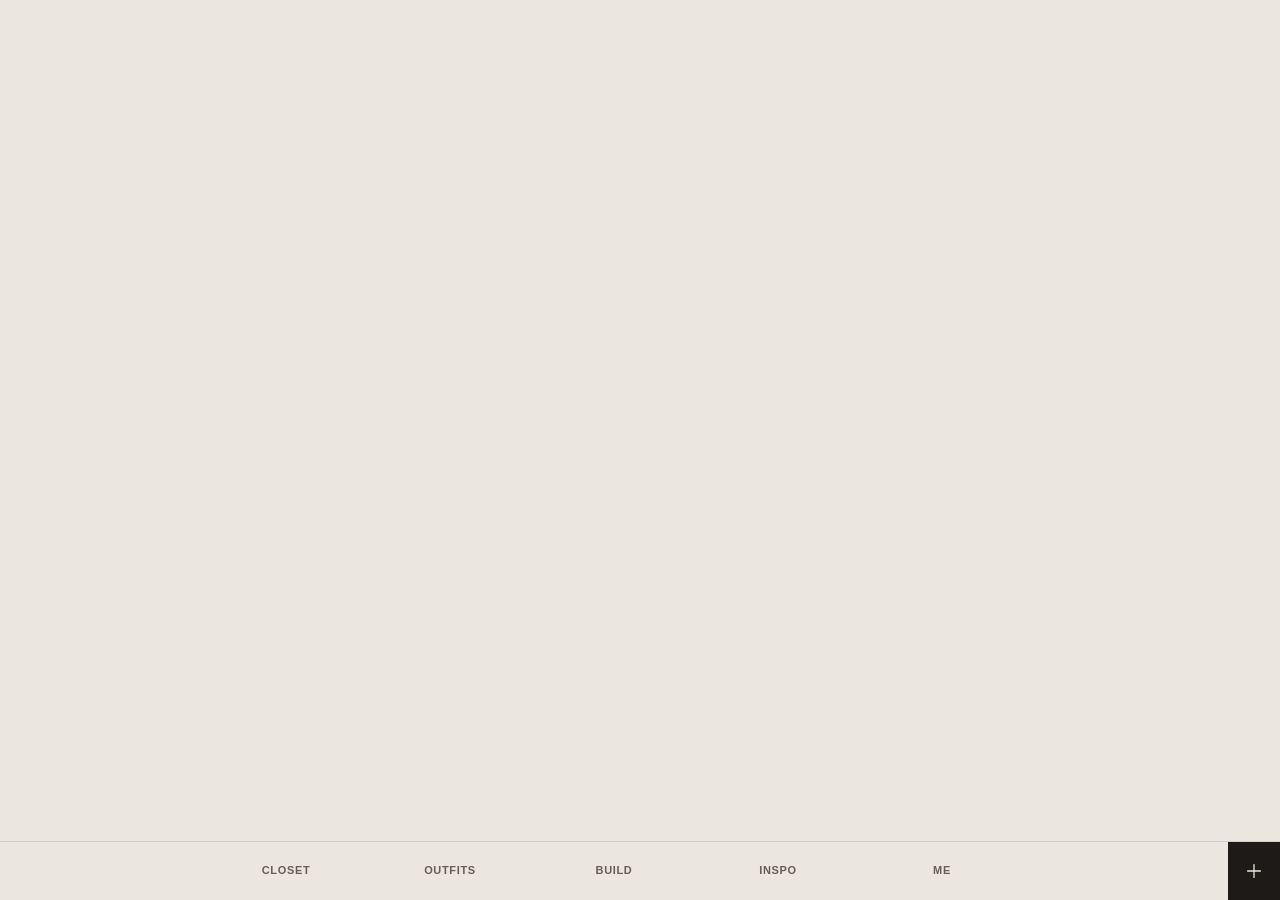
<file: v2/index.html>
<!doctype html>
<html lang="en">
<head>
<meta charset="utf-8">
<meta name="viewport" content="width=device-width, initial-scale=1, maximum-scale=1, viewport-fit=cover">
<meta name="apple-mobile-web-app-capable" content="yes">
<link rel="manifest" href="manifest.webmanifest">
<link rel="apple-touch-icon" href="apple-touch-icon.png">
<meta name="theme-color" content="#ebe7e0">
<meta name="apple-mobile-web-app-title" content="Closet">
<meta name="apple-mobile-web-app-status-bar-style" content="default">
<title>(v2) Closet</title>
<style>
  /* Fashion house: warm stone neutrals, Helvetica, uppercase tracking, square corners, no shadows. The clothes are the only color. */
  :root {
    --bg: #ebe7e0; --s1: #f4f1ec; --tile: #e0dbd2; --ink: #1d1a17; --muted: #655e55; /* 5.2:1 on bg, 4.6:1 on tiles — WCAG AA */ --hair: rgb(29 26 23 / .12);
    --sans: "Helvetica Neue", Helvetica, Arial, sans-serif; --r: 2px;
    color-scheme: light;
  }
  * { box-sizing: border-box; -webkit-tap-highlight-color: transparent; }
  [hidden] { display: none !important; }
  body { margin: 0; min-height: 100dvh; background: var(--bg); color: var(--ink); font: 14px/1.45 var(--sans); -webkit-font-smoothing: antialiased; }
  html { touch-action: manipulation; -webkit-text-size-adjust: 100%; } /* no double-tap zoom when tapping buttons fast */
  button, input, select { font: inherit; color: inherit; }
  button { cursor: pointer; border: 0; background: none; padding: 0; border-radius: 0; transition: opacity .2s; }
  button:active { opacity: .6; }
  :focus-visible { outline: 2px solid var(--ink); outline-offset: 2px; } input:focus-visible, select:focus-visible { outline: 0; border-bottom-color: var(--ink) !important; box-shadow: 0 1px 0 var(--ink); }
  main { max-width: 820px; margin: 0 auto; padding: calc(env(safe-area-inset-top) + 28px) 18px 120px; }
  header { display: flex; align-items: end; justify-content: space-between; gap: 10px; margin-bottom: 22px; }
  header .right { display: flex; gap: 14px; align-items: center; }
  h1 { font-size: 30px; letter-spacing: -.01em; margin: 4px 0 0; font-weight: 700; line-height: 1; text-transform: uppercase; }
  h3 { font-size: 11px; font-weight: 600; text-transform: uppercase; letter-spacing: .14em; margin: 38px 0 14px; display: flex; justify-content: space-between; padding-bottom: 10px; border-bottom: 1px solid var(--hair); }
  .sub { color: var(--muted); font-size: 13px; margin: -4px 0 16px; max-width: 46ch; }
  .eyebrow, .mono { font-size: 11px; font-weight: 500; text-transform: uppercase; letter-spacing: .14em; color: var(--muted); }
  .glass { background: var(--s1); border-radius: var(--r); }
  .spot { background: var(--tile); border-radius: var(--r); }

  .chips { display: flex; gap: 20px; overflow-x: auto; overflow-y: hidden; overscroll-behavior-x: contain; scrollbar-width: none; margin: 0 -18px 22px; padding: 0 18px; border-bottom: 1px solid var(--hair); }
  .chip { flex: none; min-height: 44px; display: inline-flex; align-items: flex-end; padding: 0 0 10px; margin-bottom: -1px; font-size: 11px; font-weight: 600; text-transform: uppercase; letter-spacing: .12em; color: var(--muted); border-bottom: 1px solid transparent; }
  .chip.on { color: var(--ink); border-color: var(--ink); }
  .chip small { font-size: 11px; font-weight: 400; margin-left: 4px; }

  .grid { display: grid; grid-template-columns: repeat(auto-fill, minmax(150px, 1fr)); gap: 26px 10px; }
  .item { text-align: left; align-self: start; }
  .item .ph { aspect-ratio: 3 / 4; display: grid; place-items: center; padding: 16%; position: relative; }
  .item .ph i { position: absolute; right: 10px; top: 10px; width: 9px; height: 9px; border-radius: 50%; box-shadow: inset 0 0 0 1px rgb(0 0 0 / .1); }
  .item img { width: 100%; height: 100%; min-height: 0; object-fit: contain; } /* min-height: tall photos must not stretch the 3:4 tile */
  .item b { display: block; margin-top: 10px; font-weight: 600; font-size: 11px; text-transform: uppercase; letter-spacing: .1em; }
  .item span { font-size: 11px; color: var(--muted); text-transform: uppercase; letter-spacing: .06em; }
  .pending .ph { overflow: hidden; }
  .pending img { opacity: .35; filter: grayscale(1); }
  .pending .ph::after { content: ''; position: absolute; inset: 0; background: linear-gradient(100deg, transparent 35%, rgb(255 255 255 / .45) 50%, transparent 65%); animation: sh 1.6s infinite; }
  @keyframes sh { from { transform: translateX(-100%) } to { transform: translateX(100%) } }

  .empty { text-align: center; padding: 70px 20px; color: var(--muted); }
  .empty h2 { color: var(--ink); font-size: 13px; font-weight: 700; text-transform: uppercase; letter-spacing: .14em; margin: 0 0 10px; }
  .empty p { max-width: 36ch; margin: 0 auto 20px; }
  .btn { display: inline-flex; align-items: center; justify-content: center; gap: 8px; height: 48px; padding: 0 26px; border-radius: var(--r); background: var(--ink); color: var(--bg); font-size: 11px; font-weight: 600; text-transform: uppercase; letter-spacing: .16em; }
  .btn.ghost, .btn.danger { background: transparent; color: var(--ink); box-shadow: inset 0 0 0 1px var(--ink); }
  .btn.go { background: var(--ink); color: var(--bg); }
  .btn.done { background: transparent; color: var(--muted); box-shadow: inset 0 0 0 1px var(--hair); }
  .btn.sm { height: 44px; padding: 0 18px; }
  .btn.wide { width: 100%; margin-top: 22px; }
  .btn.danger { color: #9b3b2e; box-shadow: inset 0 0 0 1px rgb(155 59 46 / .4); }

  .seg { display: inline-flex; gap: 16px; }
  .seg button { font-size: 11px; font-weight: 600; text-transform: uppercase; letter-spacing: .12em; color: var(--muted); padding-bottom: 3px; border-bottom: 1px solid transparent; }
  .seg button.on { color: var(--ink); border-color: var(--ink); }
  .seg.subnav { display: grid; grid-auto-flow: column; grid-auto-columns: minmax(0, 1fr); gap: 0; margin: -6px 0 18px; box-shadow: inset 0 0 0 1px var(--hair); border-radius: var(--r); }
  .seg.subnav button { height: 44px; padding: 0 4px; border: 0; } .seg.subnav button.on { background: var(--ink); color: var(--bg); }
  .backup { display: flex; justify-content: center; gap: 24px; margin-top: 48px; } .empty .backup { margin-top: 22px; }
  .blurb .row2, .wx .row2 { display: flex; gap: 6px; flex: none; }
  .blurb { color: var(--muted); margin: -8px 0 18px; font-size: 13px; display: flex; justify-content: space-between; align-items: center; gap: 12px; }
  .anchor { display: inline-flex; align-items: center; gap: 10px; padding: 4px 12px 4px 4px; background: var(--s1); margin-bottom: 16px; font-size: 11px; text-transform: uppercase; letter-spacing: .08em; }
  .anchor img { width: 34px; height: 34px; object-fit: contain; background: var(--tile); padding: 3px; }

  .streak { display: inline-flex; align-items: baseline; gap: 6px; font-size: 11px; font-weight: 600; text-transform: uppercase; letter-spacing: .14em; color: var(--muted); padding: 7px 9px; box-shadow: inset 0 0 0 1px var(--hair); }
  .streak b { font-size: 13px; letter-spacing: 0; color: var(--ink); }
  .streak.lit { background: var(--ink); color: var(--bg); box-shadow: none; } .streak.lit b { color: var(--bg); }

  /* ghost = a piece you don't own yet: a flat in its color */
  .gh { display: grid; place-items: center; }
  .gh svg { width: 100%; height: 100%; fill: var(--c); stroke: rgb(0 0 0 / .18); stroke-width: .3; }
  .meta { display: flex; align-items: center; gap: 10px; margin-top: 12px; }
  .swatches { display: flex; gap: 3px; }
  .swatches i { width: 12px; height: 12px; box-shadow: inset 0 0 0 1px rgb(0 0 0 / .1); }
  .meta p { flex: 1; margin: 0 0 0 4px; font-size: 11px; line-height: 1.35; text-transform: uppercase; letter-spacing: .1em; color: var(--muted); display: -webkit-box; -webkit-line-clamp: 2; -webkit-box-orient: vertical; overflow: hidden; }
  .why { display: flex; gap: 6px; align-items: center; font-size: 12px; margin-top: 6px; color: var(--muted); }
  .why svg { width: 14px; height: 14px; flex: none; }
  .icon { width: 44px; height: 44px; display: grid; place-items: center; flex: none; }
  .icon svg { width: 19px; height: 19px; }
  .icon.on svg { fill: var(--ink); }
  .actions { display: flex; gap: 8px; margin-top: 12px; }
  .actions .btn { flex: 1; }

  /* list + suggestions */
  .nudge { display: flex; align-items: center; gap: 14px; width: 100%; min-height: 56px; padding: 10px 12px; margin-bottom: 16px; text-align: left; }
  .nudge .gh { width: 54px; height: 54px; flex: none; background: var(--tile); padding: 6px; }
  .nudge div { flex: 1; min-width: 0; } .nudge b { display: block; font-size: 12px; font-weight: 600; text-transform: uppercase; letter-spacing: .08em; margin-top: 3px; }
  .plus { flex: none; font-size: 11px; font-weight: 600; text-transform: uppercase; letter-spacing: .12em; }
  .gaps { display: grid; grid-template-columns: repeat(auto-fill, minmax(320px, 1fr)); gap: 12px; }
  .gap { padding: 14px; }
  .gap-top { display: flex; align-items: center; gap: 12px; }
  .gap-top .gh { width: 52px; height: 52px; flex: none; background: var(--tile); padding: 6px; }
  .gap-top div { flex: 1; min-width: 0; } .gap-top b { display: block; font-size: 12px; font-weight: 600; text-transform: uppercase; letter-spacing: .08em; margin-bottom: 3px; }
  .minis { display: grid; grid-template-columns: repeat(3, minmax(0, 1fr)); gap: 6px; margin: 14px 0 12px; }
  .scan { display: grid; place-items: center; gap: 16px; padding: 90px 20px; }
  .scan i { width: 40px; height: 1px; background: var(--ink); animation: load 1s ease-in-out infinite alternate; transform-origin: left; }
  @keyframes load { from { transform: scaleX(.1) } to { transform: scaleX(1) } }
  .wishform { display: grid; grid-template-columns: minmax(0, 1fr) minmax(0, 1fr) auto; gap: 8px; margin-bottom: 8px; } .wishform > * { min-width: 0; width: 100%; }
  .wishform input[name=name] { grid-column: 1 / -1; }
  .wishform input[name=link] { grid-column: 1 / 3; } .wishform input[name=price] { grid-column: 3; width: 88px; }
  .wishform input:not([type=color]), .wishform select { height: 46px; border: 0; border-bottom: 1px solid var(--ink); background: none; padding: 0 2px; font-size: 16px; outline: 0; border-radius: 0; appearance: none; } /* <16px makes iOS zoom on focus */
  .wishform select { padding-right: 18px; border-bottom-color: var(--hair);
    background: linear-gradient(45deg, transparent 50%, var(--ink) 50%) right 4px center / 5px 5px no-repeat, linear-gradient(-45deg, transparent 50%, var(--ink) 50%) right 0 center / 5px 5px no-repeat; }
  .wish { display: flex; align-items: center; gap: 14px; padding: 12px 0; border-bottom: 1px solid var(--hair); }
  .wish .gh { width: 64px; height: 80px; flex: none; background: var(--tile); padding: 10px; }
  .wish div { flex: 1; min-width: 0; } .wish b { display: block; font-size: 12px; font-weight: 600; text-transform: uppercase; letter-spacing: .08em; margin-bottom: 4px; }
  .wish.got { opacity: .45; } .wish.got b { text-decoration: line-through; }
  .check { width: 44px; height: 44px; display: grid; place-items: center; flex: none; } /* 44px to tap, 26px to see */
  .check svg { width: 26px; height: 26px; padding: 6px; border-radius: 50%; box-shadow: inset 0 0 0 1px var(--ink); stroke: transparent; } .got .check svg { background: var(--ink); stroke: var(--bg); }
  .x { color: var(--muted); font-size: 20px; width: 44px; height: 44px; flex: none; }

  /* progress */
  .hud { display: grid; grid-template-columns: minmax(0, 1fr) auto; align-items: end; padding: 22px 20px; gap: 10px; }
  .hud .big { font-size: 112px; line-height: .82; font-weight: 700; letter-spacing: -.05em; }
  .hud .stats { display: grid; gap: 14px; text-align: right; }
  .hud .stats b { display: block; font-size: 22px; font-weight: 700; margin-top: 2px; }
  .week { display: grid; grid-template-columns: repeat(7, minmax(0, 1fr)); gap: 4px; margin-top: 4px; }
  .week div { display: grid; justify-items: center; gap: 8px; padding: 12px 0; background: var(--s1); }
  .week i { width: 14px; height: 14px; box-shadow: inset 0 0 0 1px var(--hair); }
  .week .on i { background: var(--ink); box-shadow: none; }
  .week .now span { color: var(--ink); }
  .badges { display: grid; grid-template-columns: repeat(auto-fill, minmax(104px, 1fr)); gap: 4px; }
  .badge { display: grid; align-content: start; justify-items: center; text-align: center; gap: 8px; padding: 18px 8px 16px; }
  .medal { width: 46px; height: 46px; display: grid; place-items: center; border-radius: 50%; box-shadow: inset 0 0 0 1px var(--hair); color: var(--muted); }
  .medal svg { width: 20px; height: 20px; stroke-width: 1.3; }
  .badge.done { background: var(--ink); color: var(--bg); } .badge.done .medal { box-shadow: inset 0 0 0 1px rgb(255 255 255 / .3); color: var(--bg); }
  .badge b { font-size: 11px; font-weight: 600; text-transform: uppercase; letter-spacing: .1em; }
  .badge:not(.done) b { color: var(--muted); }
  .badge small { font-size: 11px; color: var(--muted); line-height: 1.3; }
  .badge.done small, .badge.done .mono { color: rgb(255 255 255 / .55); }
  .bar { width: 60%; height: 1px; background: var(--hair); }
  .bar i { display: block; height: 100%; background: var(--ink); }

  /* color wheel */
  .wheel { position: relative; width: min(300px, 80vw); aspect-ratio: 1; margin: 6px auto 20px; border-radius: 50%; touch-action: none; cursor: crosshair;
    background: radial-gradient(closest-side, #fff, rgb(255 255 255 / 0)), conic-gradient(hsl(0 100% 50%), hsl(60 100% 50%), hsl(120 100% 50%), hsl(180 100% 50%), hsl(240 100% 50%), hsl(300 100% 50%), hsl(360 100% 50%)); }
  .wheel svg { position: absolute; inset: 0; width: 100%; height: 100%; pointer-events: none; overflow: visible; }
  .wheel .h { position: absolute; width: 24px; height: 24px; margin: -12px; border-radius: 50%; border: 2px solid #fff; box-shadow: 0 0 0 1px rgb(0 0 0 / .2); pointer-events: none; }
  .wheel .h.base { width: 34px; height: 34px; margin: -17px; }
  input[type=range] { width: 100%; height: 44px; accent-color: var(--ink); }
  .light { display: flex; align-items: center; gap: 12px; font-size: 11px; font-weight: 600; text-transform: uppercase; letter-spacing: .14em; color: var(--muted); }
  .pal { display: flex; gap: 4px; margin: 20px 0 0; }
  .pal div { flex: 1; height: 120px; display: flex; flex-direction: column; justify-content: end; padding: 10px; font-size: 11px; font-weight: 600; text-transform: uppercase; letter-spacing: .1em; }
  .match { display: flex; align-items: center; gap: 10px; padding: 10px; margin-bottom: 4px; }
  .match > i { width: 30px; height: 30px; border-radius: 50%; flex: none; }
  .match .thumbs { display: flex; gap: 4px; overflow-x: auto; flex: 1; scrollbar-width: none; }
  .match .thumbs button img { width: 52px; height: 64px; object-fit: contain; background: var(--tile); padding: 4px; display: block; }
  .match em { color: var(--muted); font-size: 12px; font-style: normal; }

  nav { position: fixed; left: 0; right: 0; bottom: 0; display: flex; align-items: stretch; background: rgb(235 231 224 / .92); backdrop-filter: blur(16px); -webkit-backdrop-filter: blur(16px); border-top: 1px solid var(--hair); padding-bottom: env(safe-area-inset-bottom); }
  nav .tabs { flex: 1; display: flex; max-width: 820px; margin: 0 auto; }
  nav .tabs button { flex: 1; min-width: 0; height: 58px; font-size: 11px; font-weight: 600; text-transform: uppercase; letter-spacing: .06em; color: var(--muted); position: relative; }
  nav .tabs button.on { color: var(--ink); }
  nav .tabs button.on::after { content: ''; position: absolute; left: 50%; bottom: 14px; width: 4px; height: 4px; margin-left: -2px; border-radius: 50%; background: var(--ink); }
  nav .add { width: 52px; flex: none; display: grid; place-items: center; background: var(--ink); color: var(--bg); }
  svg { width: 22px; height: 22px; fill: none; stroke: currentColor; stroke-width: 1.4; stroke-linecap: round; stroke-linejoin: round; }

  /* sheet */
  dialog.sheet { margin: auto auto 0; width: 100%; max-width: 560px; max-height: 92dvh; border: 0; padding: 0; border-radius: 0; background: var(--bg); color: var(--ink); }
  dialog.sheet[open] { animation: up .45s cubic-bezier(.2, .9, .25, 1); }
  @keyframes up { from { transform: translateY(100%) } }
  dialog::backdrop { background: rgb(29 26 23 / .35); }
  .sheet .hero { height: 280px; display: grid; place-items: center; padding: 40px; position: relative; border-radius: 0; }
  .sheet .hero img { width: 100%; height: 100%; min-height: 0; object-fit: contain; }
  .sheet .close { position: absolute; top: 12px; right: 12px; }
  .sheet form { padding: 20px 18px calc(env(safe-area-inset-bottom) + 22px); display: grid; grid-template-columns: minmax(0, 1fr); gap: 16px; }
  .incoll > .vibes { display: grid; grid-template-columns: minmax(0, 1fr) minmax(0, 1fr); gap: 6px; } .vibes .pill { width: 100%; }
  .dayrow { justify-content: flex-start; gap: 10px; } .dayrow > span:first-child { flex: 1; text-align: left; } .dthumb { width: 30px; flex: none; }
  .pieceacts { display: grid; gap: 8px; } .acchint { flex: 1; text-align: right; }
  .row { display: grid; grid-template-columns: minmax(0, 1fr) minmax(0, 1fr); gap: 8px; }
  .group { border-top: 1px solid var(--hair); }
  .cell { display: flex; align-items: center; gap: 12px; min-height: 52px; border-bottom: 1px solid var(--hair); }
  .cell > span:first-child { flex: none; font-size: 11px; font-weight: 600; text-transform: uppercase; letter-spacing: .14em; }
  .cell input:not([type]), .cell select { flex: 1; min-width: 0; border: 0; background: none; text-align: right; text-align-last: right; color: var(--ink); appearance: none; font-size: 16px; height: 52px; outline: 0; border-radius: 0; }
  .cell select { padding-right: 16px; background: linear-gradient(45deg, transparent 50%, var(--muted) 50%) right 4px center / 5px 5px no-repeat, linear-gradient(-45deg, transparent 50%, var(--muted) 50%) right 0 center / 5px 5px no-repeat; }
  .cell .cname { flex: 1; text-align: right; font-size: 11px; text-transform: uppercase; letter-spacing: .1em; color: var(--muted); }
  .cpick { display: flex; overflow-x: auto; scrollbar-width: none; margin: 0 -6px; padding: 4px 0 8px; border-bottom: 1px solid var(--hair); }
  .cpick button, .cpick label { flex: none; width: 44px; height: 44px; display: grid; place-items: center; position: relative; }
  .cpick i { width: 30px; height: 30px; border-radius: 50%; box-shadow: inset 0 0 0 1px rgb(0 0 0 / .15); }
  .cpick .on i { box-shadow: 0 0 0 2px var(--bg), 0 0 0 3.5px var(--ink); }
  .cpick label i { background: conic-gradient(red, yellow, lime, cyan, blue, magenta, red); } /* rainbow = pick any color */
  .cpick input[type=color] { position: absolute; inset: 0; opacity: 0; width: 100%; height: 100%; }
  .cell .cdot { width: 26px; height: 26px; border-radius: 50%; flex: none; box-shadow: inset 0 0 0 1px rgb(0 0 0 / .15); }
  .switch { appearance: none; margin: 0 0 0 auto; width: 44px; height: 24px; border-radius: 99px; box-shadow: inset 0 0 0 1px var(--ink); position: relative; flex: none; cursor: pointer; transition: background .2s; }
  .switch::after { content: ''; position: absolute; top: 4px; left: 4px; width: 16px; height: 16px; border-radius: 50%; background: var(--ink); transition: transform .25s cubic-bezier(.3, .7, .4, 1), background .2s; }
  .switch:checked { background: var(--ink); } .switch:checked::after { transform: translateX(20px); background: var(--bg); }

  #toast { position: fixed; left: 50%; top: calc(env(safe-area-inset-top) + 14px); transform: translate(-50%, -180%); background: var(--ink); color: var(--bg); padding: 13px 20px; font-size: 11px; font-weight: 600; text-transform: uppercase; letter-spacing: .14em; transition: transform .35s cubic-bezier(.2, .9, .3, 1); z-index: 9; max-width: 92vw; white-space: nowrap; }
  #toast.show { transform: translate(-50%, 0); }

  /* flat-lay outfit: pieces laid out at real-world scale, never overlapping (flatLayout in match.js) */
  .flat { position: relative; aspect-ratio: 4 / 5; background: var(--tile); overflow: hidden; border-radius: var(--r); }
  .flat > img, .flat > .gh { position: absolute; object-fit: contain; min-height: 0; }
  .feed > .outfit:first-child { grid-column: 1 / -1; } .feed > .outfit:first-child .flat { max-width: 520px; margin: 0 auto; } /* lead idea big enough to see the cap and chain */
  .flatbtn { display: block; width: 100%; }
  .feed { display: grid; grid-template-columns: repeat(auto-fill, minmax(160px, 1fr)); gap: 22px 10px; }
  .outfit .meta { margin-top: 8px; display: grid; grid-template-columns: minmax(0, 1fr) auto auto; gap: 0 2px; } .outfit .meta p { grid-row: 2; grid-column: 1 / -1; margin: 0; } /* swatches + not-for-me + heart on one row, the reason under them, so narrow cards never spill */
  .dot { display: inline-block; width: 10px; height: 10px; border-radius: 50%; margin-right: 3px; box-shadow: inset 0 0 0 1px rgb(0 0 0 / .12); }
  button:disabled { opacity: .3; pointer-events: none; }

  /* builder: one card per slot */
  .bgrid { display: grid; grid-template-columns: minmax(0, 1fr) minmax(0, 1fr); gap: 8px; max-width: 520px; margin: 0 auto; }
  .bcard { display: flex; flex-direction: column; background: var(--s1); border-radius: var(--r); padding: 10px 10px 4px; min-width: 0; }
  .bcard .lab { font-size: 11px; font-weight: 600; text-transform: uppercase; letter-spacing: .12em; color: var(--muted); }
  .bcard .pic { display: block; width: 100%; height: 124px; padding: 6px; } .bcard .pic img { width: 100%; height: 100%; min-height: 0; object-fit: contain; }
  .bcard .nm { font-size: 12px; white-space: nowrap; overflow: hidden; text-overflow: ellipsis; }
  .bcard .ops { display: flex; justify-content: space-between; margin: auto -6px 0; } .bcard .ops button { height: 44px; padding: 0 8px; font-size: 12px; } .bcard .ops button:last-child { color: var(--muted); }
  .bcard.add { justify-content: center; align-items: center; gap: 2px; min-height: 210px; background: none; box-shadow: inset 0 0 0 1px var(--hair); font-size: 13px; }
  .bcard.add b { font-size: 26px; font-weight: 300; line-height: 1; } .bcard.add small { font-size: 11px; color: var(--muted); }
  .bgrid.small .bcard .pic { height: 84px; }
  /* swipe a slot: one option per snap, what you wear first */
  .carousel { display: flex; overflow-x: auto; scroll-snap-type: x mandatory; scrollbar-width: none; height: 124px; margin: 6px 0; overscroll-behavior-x: contain; } .carousel::-webkit-scrollbar { display: none; }
  .carousel img { flex: 0 0 100%; width: 100%; height: 100%; object-fit: contain; scroll-snap-align: center; scroll-snap-stop: always; padding: 0 6px; }
  .bgrid.small .carousel { height: 84px; } .bcard .lab { display: flex; justify-content: space-between; } .bcard .lab em { font-style: normal; font-weight: 500; letter-spacing: .04em; }
  .ctools { display: grid; grid-template-columns: auto minmax(0, 1fr) auto; gap: 6px; margin: 0 0 14px; } .ctools input, .ctools select { height: 44px; border: 1px solid var(--hair); border-radius: var(--r); background: var(--s1); color: var(--ink); padding: 0 12px; min-width: 0; }
  .laundry { display: flex; justify-content: space-between; align-items: center; gap: 10px; margin: 0 0 14px; font-size: 13px; color: var(--muted); }
  .ph.dirty img { opacity: .35; } .issue { display: grid; gap: 8px; padding: 12px; margin: 0 0 12px; border-radius: var(--r); background: var(--s1); font-size: 13px; } .issue .row { display: flex; gap: 6px; }
  .cal { display: grid; grid-template-columns: repeat(7, minmax(0, 1fr)); gap: 4px; margin: 0 0 14px; } .cal > b { font-size: 11px; text-align: center; color: var(--muted); font-weight: 600; padding: 4px 0; }
  .cday { position: relative; aspect-ratio: 4 / 5; border-radius: 6px; background: var(--s1); overflow: hidden; } .cday span { position: absolute; left: 4px; top: 3px; font-size: 11px; z-index: 1; }
  .cday.today { box-shadow: inset 0 0 0 1.5px var(--ink); } .cday.future { background: none; box-shadow: inset 0 0 0 1px var(--hair); } .cday .flat { position: absolute; inset: 0; }
  .cday .dotp { position: absolute; left: 50%; bottom: 8px; width: 5px; height: 5px; margin-left: -2.5px; border-radius: 50%; background: var(--muted); }
  .item.picked .ph { box-shadow: inset 0 0 0 2px var(--ink); } .item.picked b::before { content: '✓ '; }
  .selbar { position: sticky; top: 48px; z-index: 5; display: flex; justify-content: space-between; align-items: center; gap: 8px; padding: 8px 0; background: var(--bg); font-size: 13px; } .selbar .row2 { display: flex; gap: 6px; } .selbar select { height: 36px; border: 1px solid var(--hair); border-radius: var(--r); background: var(--s1); max-width: 120px; }
  .occ { display: flex; gap: 6px; overflow-x: auto; overflow-y: hidden; overscroll-behavior-x: contain; scrollbar-width: none; margin: -6px -18px 12px; padding: 0 18px; } .occ .pill { flex: none; }
  .why-list > div { display: flex; justify-content: space-between; gap: 12px; padding: 10px 0; border-bottom: 1px solid var(--hair); font-size: 13px; } .why-list b.neg { color: #9b3b2e; } .why-list .tot { border: 0; font-weight: 600; }
  .pickgrid small.why { display: block; font-size: 11px; color: var(--muted); line-height: 1.3; margin-top: 2px; }
  .cpref { display: grid; grid-template-columns: repeat(auto-fill, minmax(76px, 1fr)); gap: 6px; } .cpref button { display: flex; align-items: center; gap: 6px; min-height: 44px; padding: 0 8px; border-radius: var(--r); font-size: 11px; box-shadow: inset 0 0 0 1px var(--hair); }
  .cpref i { width: 14px; height: 14px; border-radius: 50%; flex: none; box-shadow: inset 0 0 0 1px rgb(0 0 0 / .15); } .cpref .good { box-shadow: inset 0 0 0 2px var(--ink); } .cpref .avoid { opacity: .45; text-decoration: line-through; }
  .day .dl em { display: block; font-style: normal; font-size: 11px; color: var(--muted); } .dest input { width: 100%; height: 44px; margin: 0 0 10px; padding: 0 12px; border: 1px solid var(--hair); border-radius: var(--r); background: var(--s1); }
  .deck { display: flex; gap: 12px; overflow-x: auto; overflow-y: hidden; scroll-snap-type: x mandatory; overscroll-behavior-x: contain; scrollbar-width: none; margin: 0 -18px; padding: 0 18px; scroll-padding: 0 18px; }
  .deck::-webkit-scrollbar { display: none; } .dcard { flex: 0 0 100%; min-width: 0; scroll-snap-align: start; scroll-snap-stop: always; }
  .dcard .flatbtn { display: block; width: min(100%, calc(40dvh * .8)); margin: 0 auto; } /* card + its buttons fit on an iPhone screen under the menus */ .dmeta { padding: 10px 0 0; } .dmeta p { margin: 4px 0 8px; font-size: 12px; text-transform: uppercase; letter-spacing: .08em; color: var(--muted); }
  .wxline { font-size: 13px; font-weight: 600; } .dacts { display: flex; align-items: center; gap: 4px; } .dacts .mono { flex: 1; } .sub.center { text-align: center; margin: 12px auto 0; }
  .hexin { display: flex; align-items: center; gap: 10px; margin: 0 auto 16px; max-width: 300px; } .hexin i { width: 28px; height: 28px; border-radius: 50%; flex: none; box-shadow: inset 0 0 0 1px rgb(0 0 0 / .15); }
  .hexin input { flex: 1; height: 44px; padding: 0 12px; border: 1px solid var(--hair); border-radius: var(--r); background: var(--s1); color: var(--ink); font-family: ui-monospace, monospace; text-transform: uppercase; }
  .copybox { width: 100%; height: 50dvh; font: 12px/1.4 ui-monospace, monospace; } .version { margin: 28px 0 0; text-align: center; }
  .bcard.more { gap: 6px; justify-content: center; background: none; box-shadow: inset 0 0 0 1px var(--hair); padding: 10px; } .bcard.more .pill { width: 100%; color: var(--ink); }
  .addrow { display: flex; gap: 6px; flex-wrap: wrap; margin-top: 8px; max-width: 520px; margin-inline: auto; } .addrow .pill { color: var(--ink); }
  .pickh { padding: 0 18px; margin: 4px 0 8px; font-size: 11px; font-weight: 600; text-transform: uppercase; letter-spacing: .14em; color: var(--muted); }
  .actions .icon.on svg { fill: var(--bg); }
  .looks { display: flex; gap: 6px; overflow-x: auto; overflow-y: hidden; overscroll-behavior-x: contain; scrollbar-width: none; margin: 0 -18px; padding: 0 18px 2px; }
  .looks .look { flex: 0 0 92px; position: relative; } .looks .look > button:first-child { display: block; width: 100%; }
  .looks .look .icon { position: absolute; right: 0; bottom: 0; width: 40px; height: 40px; } .looks .look .icon svg { width: 15px; height: 15px; }
  .looks-h { display: flex; justify-content: space-between; margin: 26px 0 10px; font-size: 11px; font-weight: 600; text-transform: uppercase; letter-spacing: .14em; } .looks-h span:last-child { color: var(--muted); font-weight: 500; }
  .accs { display: flex; margin-left: auto; } .accs button { width: 40px; height: 44px; display: grid; place-items: center; }
  .accs i { width: 26px; height: 26px; border-radius: 50%; box-shadow: inset 0 0 0 1px rgb(0 0 0 / .15); display: grid; place-items: center; font-style: normal; font-size: 13px; color: #fff; text-shadow: 0 0 2px rgb(0 0 0 / .6); }
  /* week planner */
  .weekbar { display: flex; justify-content: space-between; align-items: center; margin: 0 0 14px; font-size: 11px; font-weight: 600; text-transform: uppercase; letter-spacing: .12em; }
  .days { display: grid; gap: 6px; }
  .day { display: grid; grid-template-columns: 44px 110px minmax(0, 1fr); gap: 12px; align-items: center; padding: 8px 10px 8px 12px; background: var(--s1); border-radius: var(--r); }
  .day.today { box-shadow: inset 0 0 0 1.5px var(--ink); } .day.past { opacity: .5; }
  .day.open { grid-template-columns: 44px minmax(0, 1fr); padding-block: 4px; } .day.open .plus { width: 100%; aspect-ratio: auto; height: 44px; justify-content: start; padding: 0 14px; display: flex; align-items: center; }
  .day .dl b { display: block; font-size: 11px; letter-spacing: .14em; } .day .dl span { font-size: 22px; font-weight: 700; }
  .day .slotbtn { display: block; width: 110px; } .day .plus { width: 110px; aspect-ratio: 4 / 5; display: grid; place-items: center; box-shadow: inset 0 0 0 1px var(--hair); border-radius: var(--r); font-size: 11px; font-weight: 600; text-transform: uppercase; letter-spacing: .12em; color: var(--muted); }
  .day .acts { display: flex; flex-wrap: wrap; gap: 6px; justify-content: flex-end; align-items: center; } .day .acts .mono { width: 100%; text-align: right; }
  .picklooks { display: grid; grid-template-columns: repeat(3, minmax(0, 1fr)); gap: 6px; } .picklooks button { display: block; }
  .chk { display: flex; gap: 12px; align-items: center; min-height: 44px; font-size: 13px; } .chk input { width: 22px; height: 22px; margin: 0; accent-color: var(--ink); }
  /* shop the look + packing */
  .lookrow { display: grid; grid-template-columns: 44px minmax(0, 1fr) 44px; gap: 4px 12px; align-items: center; padding: 8px 0; border-bottom: 1px solid var(--hair); }
  .lookrow .gh { width: 44px; height: 44px; } .lookrow img { width: 44px; height: 44px; object-fit: contain; background: var(--tile); border-radius: var(--r); }
  .lookrow b { display: block; font-size: 13px; } .lookrow .acts { grid-column: 2 / -1; display: flex; gap: 6px; align-items: center; } .lookrow .acts:empty { display: none; }

  .packdays { display: flex; align-items: center; gap: 14px; justify-content: center; } .packdays .btn { width: 52px; padding: 0; font-size: 22px; font-weight: 400; } .packdays b { font-size: 34px; min-width: 2ch; text-align: center; }
  .packfits { display: grid; grid-template-columns: repeat(3, minmax(0, 1fr)); gap: 6px; } .packfits span { display: block; margin-top: 4px; } .packfits button, .picklooks button { display: block; width: 100%; }
  .packlist button { display: grid; grid-template-columns: 22px 44px minmax(0, 1fr); gap: 12px; align-items: center; width: 100%; padding: 6px 0; text-align: left; font-size: 13px; }
  .packlist i { width: 20px; height: 20px; box-shadow: inset 0 0 0 1.5px var(--ink); border-radius: 3px; display: grid; place-items: center; font-style: normal; font-size: 12px; }
  .packlist button.on i { background: var(--ink); color: var(--bg); } .packlist button.on span { text-decoration: line-through; color: var(--muted); }
  .packlist img { width: 44px; height: 44px; object-fit: contain; background: var(--tile); border-radius: var(--r); }
  /* builder */
  .build .flat { max-width: 440px; margin: 0 auto; }
  .verdict { display: flex; gap: 8px; align-items: center; font-size: 12px; margin: -10px auto 14px; max-width: 520px; color: var(--ink); }
  .verdict svg { width: 14px; height: 14px; flex: none; } .verdict.bad { color: #9b3b2e; } .verdict.hint { color: var(--muted); margin-top: -8px; }
  .build .actions { max-width: 520px; margin: 14px auto 0; position: sticky; bottom: calc(env(safe-area-inset-bottom) + 59px); z-index: 4; background: var(--bg); padding: 8px 0; box-shadow: 0 -1px 0 var(--hair); } /* always reachable, sits above the menu */ .build .actions [data-action=planthis] { flex: 0 0 auto; padding: 0 16px; }
  .hint { text-align: center; margin: 18px auto 4px; font-size: 12px; }
  .strip { display: flex; gap: 6px; overflow-x: auto; scrollbar-width: none; margin: 0 -18px; padding: 0 18px 2px; }
  .strip button { flex: none; width: 76px; height: 96px; background: var(--tile); padding: 7px; position: relative; border-radius: var(--r); }
  .strip button.on { box-shadow: inset 0 0 0 2px var(--ink); }
  .strip img { width: 100%; height: 100%; min-height: 0; object-fit: contain; }
  .strip .none { font-size: 11px; font-weight: 600; text-transform: uppercase; letter-spacing: .12em; color: var(--muted); }
  .strip em { position: absolute; right: 4px; bottom: 3px; font-style: normal; font-size: 11px; font-weight: 700; }

  /* collections */
  .colls { display: flex; gap: 6px; overflow-x: auto; overflow-y: hidden; scrollbar-width: none; margin: 0 -18px 16px; padding: 0 18px; }
  .pill { flex: none; height: 44px; padding: 0 14px; font-size: 11px; font-weight: 600; text-transform: uppercase; letter-spacing: .1em; color: var(--muted); box-shadow: inset 0 0 0 1px var(--hair); border-radius: var(--r); white-space: nowrap; }
  .pill.on { background: var(--ink); color: var(--bg); box-shadow: none; }
  .pill small { font-size: 11px; font-weight: 400; margin-left: 6px; opacity: .7; }
  .pill.add { color: var(--ink); }
  /* Mobile: the page behind a sheet stays put, and scrolling inside a sheet never drags the page. Inputs at 16px so iOS doesn't zoom on focus. */
  html:has(dialog[open]) { overflow: hidden; } dialog.sheet { overscroll-behavior: contain; } input, select, textarea { font-size: 16px; }
  .collsel { position: relative; margin: 0 0 14px; } .collsel select { width: 100%; height: 48px; padding: 0 40px 0 14px; appearance: none; -webkit-appearance: none; border: 1px solid var(--hair); border-radius: var(--r); background: var(--s1); color: var(--ink); font-weight: 600; }
  .collsel::after { content: '▾'; position: absolute; right: 16px; top: 50%; transform: translateY(-50%); pointer-events: none; color: var(--muted); }
  .chips.sticky { position: sticky; top: 0; z-index: 5; background: var(--bg); }
  .sec { display: flex; justify-content: space-between; align-items: baseline; margin: 30px 0 12px; font-size: 11px; font-weight: 600; text-transform: uppercase; letter-spacing: .14em; scroll-margin-top: 56px; } .sec small { color: var(--muted); font-weight: 500; }
  .wx { display: flex; align-items: center; justify-content: space-between; gap: 12px; margin: -8px 0 16px; font-size: 13px; color: var(--muted); } .wx b { color: var(--ink); font-size: 15px; }
  .made .look { flex-basis: 132px; } .made .look p { margin: 6px 0 0; font-size: 11px; color: var(--muted); line-height: 1.35; }
  .bhead { display: flex; gap: 6px; margin: 0 0 14px; } .bhead .btn { flex: 1; }
  .pickbest { margin: 0 0 12px; font-size: 13px; } .pickbest b { display: block; }
  .collbar { display: flex; gap: 6px; margin: 0 0 18px; } .collbar .btn { flex: 1; padding: 0 10px; }
  .btn.armed { background: #9b3b2e; color: #fff; box-shadow: none; }
  .chips.wrap { flex-wrap: wrap; row-gap: 12px; overflow: visible; }
  .chips:not(.wrap) { mask-image: linear-gradient(90deg, #000 calc(100% - 48px), transparent); } /* says "scroll for more" instead of clipping a word */
  .touch { padding: 18px 18px calc(env(safe-area-inset-bottom) + 22px); display: grid; gap: 14px; }
  .touch canvas { width: 100%; max-height: 62dvh; object-fit: contain; touch-action: none; background: repeating-conic-gradient(var(--s1) 0 25%, var(--bg) 0 50%) 0 0 / 16px 16px; border-radius: var(--r); }
  .touch .row3 { display: grid; grid-template-columns: minmax(0, 1fr) minmax(0, 1fr) minmax(0, 1fr); gap: 8px; }
  .incoll { display: grid; gap: 10px; } .incoll > div { display: flex; flex-wrap: wrap; gap: 6px; }
  .pickhead { display: flex; justify-content: space-between; align-items: center; padding: 20px 18px 14px; position: sticky; top: 0; background: var(--bg); z-index: 2; }
  .pad .pickhead { padding: 0; }
  .pickhead h2 { margin: 2px 0 0; font-size: 22px; text-transform: uppercase; }
  .pickgrid { display: grid; grid-template-columns: repeat(3, minmax(0, 1fr)); gap: 6px; padding: 0 18px 30px; }
  .pickgrid button { min-width: 0; background: var(--tile); aspect-ratio: 3 / 4; padding: 10px 8px 22px; position: relative; border-radius: var(--r); }
  .pickgrid img { width: 100%; height: 100%; min-height: 0; object-fit: contain; }
  .pickgrid span { position: absolute; left: 6px; right: 6px; bottom: 5px; font-size: 11px; text-transform: uppercase; letter-spacing: .06em; white-space: nowrap; overflow: hidden; text-overflow: ellipsis; }
  .pickgrid button.on { box-shadow: inset 0 0 0 2px var(--ink); }
  .pickgrid button.on::after { content: '✓'; position: absolute; top: 5px; right: 6px; width: 20px; height: 20px; border-radius: 50%; background: var(--ink); color: var(--bg); font-size: 11px; display: grid; place-items: center; }
  .newcoll { display: grid; gap: 14px; padding: 0 0 calc(env(safe-area-inset-bottom) + 22px); }
  .newcoll > input { margin: 0 18px; height: 50px; border: 0; border-bottom: 1px solid var(--ink); background: none; font-size: 18px; outline: 0; border-radius: 0; }
  .newcoll .sugg { display: flex; flex-wrap: wrap; gap: 6px; padding: 0 18px; } .newcoll .btn { margin: 8px 18px 0; width: auto; }

  /* inspo */
  .board { columns: 2; column-gap: 10px; }
  .board button { display: block; width: 100%; margin-bottom: 10px; break-inside: avoid; }
  .board img { width: 100%; display: block; border-radius: var(--r); }
  .pals { display: flex; align-items: center; gap: 4px; margin-top: 6px; text-align: left; } .pals i { width: 12px; height: 12px; border-radius: 50%; flex: none; box-shadow: inset 0 0 0 1px rgb(0 0 0 / .12); } .pals span { margin-left: 4px; }
  .inspohero { height: auto; max-height: 56dvh; padding: 0; } .inspohero img { max-height: 56dvh; }
  .pad { padding: 18px 18px calc(env(safe-area-inset-bottom) + 24px); display: grid; grid-template-columns: minmax(0, 1fr); gap: 12px; } /* minmax: wide thumb rows must scroll, not stretch the sheet */
  .palrow { display: flex; gap: 4px; } .palrow button { flex: 1; height: 64px; display: flex; align-items: end; padding: 6px; font-size: 11px; font-weight: 600; text-transform: uppercase; letter-spacing: .08em; }
  .palrow button.off { opacity: .2; }

  /* me */
  .tiles { display: grid; grid-template-columns: repeat(2, minmax(0, 1fr)); gap: 4px; }
  .tiles > * { padding: 16px; background: var(--s1); text-align: left; border-radius: var(--r); }
  .tiles small { display: block; margin-top: 4px; font-size: 11px; }
  .tiles b { display: block; font-size: 34px; font-weight: 700; letter-spacing: -.02em; margin-top: 6px; }
  .bars { display: grid; gap: 8px; } .bars div { display: grid; grid-template-columns: 96px minmax(0, 1fr) 28px; align-items: center; gap: 10px; font-size: 11px; font-weight: 600; text-transform: uppercase; letter-spacing: .1em; }
  .bars i { height: 8px; background: var(--s1); } .bars i b { display: block; height: 100%; background: var(--ink); } .bars em { font-style: normal; text-align: right; }
  .colorbar { display: flex; height: 44px; border-radius: var(--r); overflow: hidden; box-shadow: inset 0 0 0 1px var(--hair); }
  .legend { margin-top: 10px; line-height: 1.7; }
  #measure .cell input { text-align: right; }
  details.sizes summary { list-style: none; cursor: pointer; } details.sizes summary::-webkit-details-marker { display: none; } details.sizes summary h3 span:last-child::after { content: ' +'; } details.sizes[open] summary h3 span:last-child::after { content: ' −'; }

  /* item sheet tools + wishlist extras */
  .btn.full { width: 100%; } .tip { text-align: center; margin-top: 10px; } .hud .mono { display: block; margin-top: 14px; }
  .sheet .tools button.hl { background: var(--ink); color: var(--bg); }
  .sheet .tools { display: flex; gap: 6px; overflow-x: auto; scrollbar-width: none; padding: 10px 18px; border-bottom: 1px solid var(--hair); }
  .sheet .tools button { flex: none; height: 44px; padding: 0 12px; background: var(--s1); box-shadow: inset 0 0 0 1px var(--hair); font-size: 11px; font-weight: 600; text-transform: uppercase; letter-spacing: .1em; border-radius: var(--r); }
  .shop { display: inline-flex; align-items: center; min-height: 44px; padding: 0 4px; font-size: 11px; font-weight: 600; text-transform: uppercase; letter-spacing: .1em; color: var(--ink); }
  @media (prefers-reduced-motion: reduce) { * { animation: none !important; transition: none !important; } }
</style>
</head>
<body>
<main id="app"></main>
<nav>
  <div class="tabs">
    <button data-go="closet">Closet</button>
    <button data-go="outfits">Outfits</button>
    <button data-go="build">Build</button>
    <button data-go="inspo">Inspo</button>
    <button data-go="me">Me</button>
  </div>
  <button class="add" data-action="add" aria-label="Add clothes"><svg viewBox="0 0 24 24"><path d="M12 5v14M5 12h14"/></svg></button>
</nav>
<input id="file" type="file" accept="image/*" multiple hidden>
<dialog class="sheet" id="sheet"></dialog>
<div id="toast"></div>

<script type="module">
import { dayKey, prevDay, streaks, badges } from './progress.js';
import { CATS, MODES, FITS, HARMONIES, SLOTS, generate, harmony, nearHue, colorName, isNeutral, hexToHsl, gaps, tryPiece, rankSwaps, bestMode, fixTip, madeWith, today, setTaste, knownFit, level, dress, MATERIALS, OCCASIONS, explain, forWeather, slotOf, extractPalette, colorDist, flatLayout, isHat, closestOwned, packTrip, accentsOf, echoes, SWATCHES, isShade } from './match.js';
import { cleanAlpha, floodOut, keyOut, orient } from './cutout.js';
import { COMBOS, JEANS, TROUSERS } from './style.js';
const VERSION = '2026.11.15 · v2.4'; // shown on Me, so you can tell the phone has the latest

// ---------- storage (IndexedDB: images are blobs, too big for localStorage) ----------
const STORES = [['items', 'id'], ['outfits', 'key'], ['log', 'day'], ['wish', 'id'], ['colls', 'id'], ['inspo', 'id'], ['profile', 'k']];
const db = await new Promise((res, rej) => {
  const r = indexedDB.open('closet', 4); // v2 wear log, v3 wishlist, v4 collections + inspo board + profile
  r.onupgradeneeded = () => { for (const [n, k] of STORES) if (!r.result.objectStoreNames.contains(n)) r.result.createObjectStore(n, { keyPath: k }); };
  r.onsuccess = () => res(r.result); r.onerror = () => rej(r.error);
});
const store = (name, mode, fn) => new Promise((res, rej) => {
  const t = db.transaction(name, mode), req = fn(t.objectStore(name));
  t.oncomplete = () => res(req.result); t.onerror = () => rej(t.error);
});
const all = name => store(name, 'readonly', s => s.getAll());
const put = (name, v) => store(name, 'readwrite', s => s.put(v));
const del = (name, k) => store(name, 'readwrite', s => s.delete(k));

// ---------- state ----------
const S = {
  view: 'closet', cat: 'All', coll: null, mode: 'classic', tab: 'ideas', anchor: null, ideas: null, palette: null, inspoColors: null,
  build: null, inspoTab: 'board', listTab: null, pending: [],
  wheel: { h: 25, s: 0.8, l: 0.5, harmony: 'complementary' }, dragging: false,
  items: await all('items'), saved: await all('outfits'), log: await all('log'), wish: await all('wish'),
  colls: await all('colls'), inspo: await all('inspo'), ...await (async () => { const ps = await all('profile');
    return { profile: ps.find(p => p.k === 'me') ?? null, history: ps.find(p => p.k === 'history')?.list ?? [],
      plan: ps.find(p => p.k === 'plan') ?? { k: 'plan', days: {}, weekly: {} }, nope: ps.find(p => p.k === 'nope')?.list ?? [], draft: ps.find(p => p.k === 'draft')?.ids ?? null }; })(), // plan: { days: {date: look}, weekly: {0-6: look} } // history: looks you swiped past, newest first
};
S.build = S.draft?.map(id => S.items.find(i => i.id === id)).filter(Boolean) ?? null; // the look you left half-built
S.cs = {}; S.past = []; S.q = ''; S.sort = 'type'; S.calOff = 0; S.locks = new Set(); S.sel = null; S.occ = null;
// What you favorite, wear and reject teaches the scorer (match.js setTaste).
const syncTaste = () => setTaste({ liked: S.saved.map(s => s.ids), worn: S.log.map(l => l.ids), nope: S.nope, good: S.profile?.colors?.good ?? [], avoid: S.profile?.colors?.avoid ?? [] });
syncTaste();
S.mode = MODES[S.profile?.mode] ? S.profile.mode : 'today'; // the style you picked last time; Today (a mix of every style) by default
// Ask the browser to keep the closet. Safari clears sites unused for 7 days unless they're on the Home Screen, so Me shows the answer.
for (const it of S.items) if (it.accents?.some(a => isShade(a, it.color))) { it.accents = it.accents.filter(a => !isShade(a, it.color)); put('items', it); }
let kept = false; navigator.storage?.persist?.().then(v => { kept = v; }).catch(() => {});

const urls = new Map();
const src = it => urls.get(it.id) ?? urls.set(it.id, URL.createObjectURL(it.img)).get(it.id); // items and inspo pics
const resetSrc = it => { URL.revokeObjectURL(urls.get(it.id)); urls.delete(it.id); };
const byId = id => S.items.find(i => i.id === id);
const collById = id => S.colls.find(c => c.id === id) ?? (id?.startsWith('smart:') && SMART[id.slice(6)] ? { id, name: SMART[id.slice(6)][0], ids: [], smart: true } : undefined);
// Smart collections fill themselves (pick them in the closet dropdown). Values: smart:<key>.
const SMART = { never: ['Never worn', its => its.filter(i => !i.wears)], favs: ['Most worn', its => its.filter(i => i.wears).sort((a, b) => b.wears - a.wears).slice(0, 20)],
  summer: ['Hot weather', its => forWeather(its, 28)], winter: ['Cold weather', its => forWeather(its, 4)], dressy: ['Dressed up', its => its.filter(i => dress(i) === 2 || i.cat === 'Accessories')] };
const smart = () => S.coll?.startsWith('smart:') && SMART[S.coll.slice(6)];
const owned = () => smart() ? smart()[1](S.items) : S.coll ? S.items.filter(i => collById(S.coll)?.ids.includes(i.id)) : S.items; // what the closet shows
const pool = () => owned().filter(i => !i.dirty); // where outfits come from: nothing in the laundry
const keyOf = ps => ps.map(p => p.id).sort().join();
const complete = ps => ['Tops', 'Bottoms', 'Shoes'].every(c => ps.some(p => p.cat === c));
const esc = s => String(s).replace(/[&<>"']/g, c => `&#${c.charCodeAt(0)};`);
// randomUUID only exists on https/localhost; the fallback keeps uploads working on a phone over plain http.
const uid = () => crypto.randomUUID?.() ?? Date.now().toString(36) + Math.random().toString(36).slice(2);
const ago = t => { const d = Math.floor((Date.now() - t) / 864e5); return d < 1 ? 'today' : d < 30 ? `${d}d ago` : `${Math.floor(d / 30)}mo ago`; };
const wornText = it => it.wears ? `Worn ${it.wears}× · ${ago(it.lastWorn)}` : 'Never worn';
const KIND_ALIAS = { 't-shirt': /\btees?\b|\bt-?shirt/i, sweater: /sweater|sweatshirt|crewneck|knit/i, 'button-up shirt': /button|oxford|dress shirt/i, sweatpants: /sweat|jogger|track ?pant/i, 'cargo pants': /cargo/i, 'baseball cap': /\bcap\b|fitted|snapback/i, 'chain necklace': /chain|necklace|pendant/i, sneakers: /sneaker|dunk|jordan|yeezy|air force|trainer/i };
const guessKind = it => Object.keys(KINDS).filter(k => KINDS[k] === it.cat).find(k => (KIND_ALIAS[k] ?? new RegExp(`\\b${k.split(/[\s-]/).pop()}`, 'i')).test(it.name));
// Tags that contradict each other (AI guesses): a "denim jacket" filed under Tops, Air Force 1s called sleek. "It's right" silences it.
const issueOf = it => { if (it.review) return null;
  if (it.turnHint) return { text: 'This may be lying sideways', fix: `turn:${it.turnHint}`, label: 'Turn it upright' };
  if (it.tagOk) return null;
  if (KINDS[it.kind] && KINDS[it.kind] !== it.cat) { const g = guessKind(it); // the name usually knows: "Grey stripe sweatpants" tagged hoodie → the type is wrong, not the category
    return { text: `Type says ${it.kind}, but it's filed under ${it.cat}`, ...(g ? { fix: `kind:${g}`, label: `Set type to ${g}` } : { fix: `cat:${KINDS[it.kind]}`, label: `Move to ${KINDS[it.kind]}` }) }; }
  const g = guessKind(it); // "Washed black tee" typed as hoodie: only flagged when it changes the layering (tee vs hoodie), not jacket vs overshirt
  if (g && g !== it.kind && KINDS[it.kind] === it.cat && level({ ...it, kind: g }) !== level(it)) return { text: `Named like a ${g}, but the type says ${it.kind}`, fix: `kind:${g}`, label: `Set type to ${g}` };
  const k = knownFit(it); if (k != null && k !== (it.fit ?? 1)) return { text: `These are usually ${FITS.Shoes[k].toLowerCase()}, not ${FITS.Shoes[it.fit ?? 1].toLowerCase()}`, fix: `fit:${k}`, label: `Set to ${FITS.Shoes[k]}` };
  return null; };
const fitLabel = it => it.cat === 'Accessories' ? '' : (FITS[it.cat] ?? FITS.default)[it.fit ?? 1] + ' · ';
const lum = hex => { const n = parseInt(hex.slice(1), 16); return [16, 8, 0].map(b => (n >> b & 255) / 255).map(v => v <= .03928 ? v / 12.92 : ((v + .055) / 1.055) ** 2.4).reduce((t, v, i) => t + v * [.2126, .7152, .0722][i], 0); };
const inkOn = hex => (lum(hex) + .05) / .057 > 1.05 / (lum(hex) + .05) ? '#141414' : '#fff';
const money = v => '$' + Math.round(v).toLocaleString();
const toast = msg => { const t = document.getElementById('toast'); t.textContent = msg; t.classList.add('show'); clearTimeout(t._h); t._h = setTimeout(() => t.classList.remove('show'), 2400); };
const svg = d => `<svg viewBox="0 0 24 24"><path d="${d}"/></svg>`;
const heart = svg('M12 20s-7-4.4-7-10a4 4 0 0 1 7-2.6A4 4 0 0 1 19 10c0 5.6-7 10-7 10z');
const xIcon = svg('M6 6l12 12M18 6 6 18');
// Ghost silhouettes for pieces you don't own yet (wardrobe gaps, wishlist)
const SIL = {
  Tops: 'M8.5 3 3 5.5l1.8 4.3 2.7-1V21h9V8.8l2.7 1L21 5.5 15.5 3c-.4 1.7-1.8 2.8-3.5 2.8S8.9 4.7 8.5 3z',
  Layers: 'M8 3 3.5 5.5 2 20h3.5l1-9V21h11V11l1 9H22L20.5 5.5 16 3l-4 4z',
  Bottoms: 'M6 3h12l1.5 18h-5.2L12 10l-2.3 11H4.5z',
  Shoes: 'M2 17.5V12c1.5 0 3-1.5 3.5-4h4c.5 2 3 3.2 6 3.8l4.2.9c1.5.3 2.3 1.4 2.3 2.8v2z',
  Accessories: 'M3 15.5a9 8.5 0 0 1 17 0zM3 15.5h19.5c0 1.2-.8 2-2 2H3z',
};
const ghostEl = (g, cls = '', style = '') => `<div class="gh ${cls}" style="--c:${g.color};${style}"><svg viewBox="0 0 24 24"><path d="${SIL[g.cat]}"/></svg></div>`;
const ICON = {
  spark: 'M12 3v5M12 16v5M3 12h5M16 12h5M6.3 6.3l2.5 2.5M15.2 15.2l2.5 2.5M6.3 17.7l2.5-2.5M15.2 8.8l2.5-2.5',
  flame: 'M12 21c-3.9 0-6.5-2.6-6.5-6 0-3.5 3-5.5 3.5-9 2 1.2 3.5 3 3.8 5.2C13.6 10 14.5 9 15 7.5c2 1.7 3.5 4.3 3.5 7.5 0 3.4-2.6 6-6.5 6z',
  cal: 'M4 6h16v14H4zM4 10h16M8 3v4M16 3v4M10 15h4',
  shield: 'M12 3l7 3v6c0 4.4-3 7.8-7 9-4-1.2-7-4.6-7-9V6zM9 12l2 2 4-4',
  shuffle: 'M3 7h4l10 10h4M3 17h4l3-3M14 10l3-3h4M18 4l3 3-3 3M18 14l3 3-3 3',
  wheel: 'M12 3a9 9 0 1 0 0 18 9 9 0 0 0 0-18zM12 3v18M3 12h18',
  shoe: 'M2 17.5V12c1.5 0 3-1.5 3.5-4h4c.5 2 3 3.2 6 3.8l4.2.9c1.5.3 2.3 1.4 2.3 2.8v2zM2 15h20',
  hanger: 'M12 7a2 2 0 1 1 2-2c0 1-2 1.5-2 3m0 0L3 15a1.3 1.3 0 0 0 .8 2.4h16.4A1.3 1.3 0 0 0 21 15z',
  box: 'M3 5h18v4H3zM5 9v11h14V9M10 13h4',
  loop: 'M20 12a8 8 0 1 1-2.3-5.7M20 4v5h-5',
  heart: 'M12 20s-7-4.4-7-10a4 4 0 0 1 7-2.6A4 4 0 0 1 19 10c0 5.6-7 10-7 10z',
  prism: 'M12 3 3 20h18zM12 3v17M7.5 11.5 16.5 11.5',
};
const PRESET_COLLS = ['Everyday', 'Vacation', 'Club', 'Dressy', 'Work', 'Gym', 'Date night'];
const SLOT_LABEL = { Tops: 'Top', Layers: 'Layer', Bottoms: 'Bottoms', Shoes: 'Shoes', Hat: 'Hat', Accessory: 'Accessory' };
const MEASURE = [['height', 'Height', `5'10"`], ['weight', 'Weight', '170 lb'], ['chest', 'Chest', '40 in'], ['waist', 'Waist', '32 in'], ['hips', 'Hips', '38 in'],
  ['inseam', 'Inseam', '32 in'], ['shoulder', 'Shoulder', '18 in'], ['top', 'Top size', 'L'], ['bottom', 'Bottom size', '32x32'], ['shoe', 'Shoe size', '10.5'],
  ['hat', 'Hat size', '7 3/8'], ['notes', 'Fit notes', 'Size up in tees']];

const progressCtx = () => ({ items: S.items, log: S.log, saved: S.saved });
const streakChip = () => { if (!streaks(S.log).cur) return ''; /* no big zero */ const st = streaks(S.log); return `<button class="streak ${st.today ? 'lit' : ''}" data-go="progress" aria-label="${st.cur} day streak">Streak <b>${st.cur}</b></button>`; };
const head = (eyebrow, title, right = '') => `<header><div><div class="eyebrow">${eyebrow}</div><h1>${title}</h1></div><div class="right">${right}${streakChip()}</div></header>`;
const subnav = (key, tabs) => `<div class="seg subnav">${tabs.map(([k, label]) => `<button class="${S[key] === k ? 'on' : ''}" data-sub="${key}:${k}">${label}</button>`).join('')}</div>`;
// ---------- weather (Open-Meteo: free, no key). Only after you tap "Use weather"; location rounded to ~10 km, kept on this phone. ----------
const WX = { 0: 'Clear', 1: 'Mostly clear', 2: 'Partly cloudy', 3: 'Cloudy', 45: 'Fog', 48: 'Fog', 51: 'Drizzle', 53: 'Drizzle', 55: 'Drizzle', 61: 'Rain', 63: 'Rain', 65: 'Heavy rain', 71: 'Snow', 73: 'Snow', 75: 'Snow', 80: 'Showers', 81: 'Showers', 82: 'Showers', 95: 'Storms' };
const usesF = /US|LR|MM/.test(navigator.language);
const tempText = c => usesF ? `${Math.round(c * 9 / 5 + 32)}°F` : `${Math.round(c)}°C`;
const weatherNow = () => { const w = S.profile?.wx; if (w?.lat == null) return null; if (Date.now() - (w.at ?? 0) > 36e5) refreshWeather(); return w.t == null ? null : w; };
let wxBusy = false;
async function refreshWeather() {
  const w = S.profile.wx; if (wxBusy) return; wxBusy = true;
  try {
    const r = await (await fetch(`https://api.open-meteo.com/v1/forecast?latitude=${w.lat}&longitude=${w.lon}&current=apparent_temperature,weather_code&daily=apparent_temperature_max,weather_code&forecast_days=14&timezone=auto`)).json();
    const daily = Object.fromEntries(r.daily.time.map((d, i) => [d, { t: r.daily.apparent_temperature_max[i], code: r.daily.weather_code[i] }])); // planned days dress for their own forecast
    Object.assign(w, { t: r.current.apparent_temperature, code: r.current.weather_code, daily, at: Date.now() }); await put('profile', S.profile);
    if (S.mode === 'today') S.ideas = null; if (S.view === 'outfits') render();
  } catch (e) { console.warn(e); } finally { wxBusy = false; }
}
function askWeather() {
  if (!navigator.geolocation) return toast('No location on this device');
  navigator.geolocation.getCurrentPosition(pos => {
    S.profile = { k: 'me', ...S.profile, wx: { lat: +pos.coords.latitude.toFixed(1), lon: +pos.coords.longitude.toFixed(1), at: 0 } }; refreshWeather();
  }, () => toast('Location blocked. Allow it in Settings to use weather'), { maximumAge: 36e5, timeout: 15000 });
}
const RAINY = c => (c >= 51 && c <= 67) || (c >= 80 && c <= 99);
const todayPicks = (items, t) => today(items, { t, rain: RAINY(S.profile?.wx?.code ?? 0), occasion: S.occ, n: 12, skip: S.log.find(l => l.day === prevDay(dayKey()))?.ids ?? [] }); // yesterday's top rests a day

// Gaps are slow-ish to compute, so cache until something about the closet changes.
const sig = () => S.items.map(i => [i.id, i.cat, i.color, i.fit, i.vibe, i.patterned, i.name, i.kind].join()).join('|');
let gapCache = { sig: null, list: null };
function getGaps() {
  if (gapCache.sig === sig()) return gapCache.list;
  if (!gapCache.busy) { gapCache.busy = true; setTimeout(() => { gapCache = { sig: sig(), list: gaps(S.items) }; render(); }, 50); }
  return null;
}

// ---------- AI: background removal + tagging (both on-device, models download once then cache) ----------
// Both run through transformers.js. RMBG-1.4 beat img.ly's ISNet by a mile on real haul photos
// (dark tee on a dark table, red jersey on grey) — ISNet kept the print and dropped the shirt.
// ponytail: RMBG-1.4 weights are free for non-commercial use only; swap the model id before selling this.
let tf, seg, clf, onDownload = () => {}; // a failed load is forgotten so the next photo retries instead of failing forever
const loadTf = () => tf ??= import('https://cdn.jsdelivr.net/npm/@huggingface/transformers@3.8.1').catch(e => { tf = null; throw e; });
const progress_callback = p => { if (p.status === 'progress' && p.total > 1e6) onDownload(p.progress); };
const loadSeg = () => seg ??= loadTf().then(m => m.pipeline('background-removal', 'briaai/RMBG-1.4', { progress_callback })).catch(e => { seg = null; throw e; });
const loadClf = () => clf ??= loadTf().then(m => m.pipeline('zero-shot-image-classification', 'Xenova/clip-vit-base-patch32', { progress_callback })).catch(e => { clf = null; throw e; });

const KINDS = {
  't-shirt': 'Tops', 'button-up shirt': 'Tops', 'polo shirt': 'Tops', 'sweater': 'Tops', 'hoodie': 'Tops', 'tank top': 'Tops', 'jersey': 'Tops',
  'jacket': 'Layers', 'coat': 'Layers', 'blazer': 'Layers', 'flannel overshirt': 'Layers', 'puffer jacket': 'Layers', 'denim jacket': 'Layers',
  'jeans': 'Bottoms', 'trousers': 'Bottoms', 'shorts': 'Bottoms', 'sweatpants': 'Bottoms', 'cargo pants': 'Bottoms', 'skirt': 'Bottoms',
  'sneakers': 'Shoes', 'boots': 'Shoes', 'loafers': 'Shoes', 'sandals': 'Shoes', 'slippers': 'Shoes',
  'baseball cap': 'Accessories', 'beanie': 'Accessories', 'bag': 'Accessories', 'watch': 'Accessories', 'chain necklace': 'Accessories', 'bracelet': 'Accessories', 'sunglasses': 'Accessories', 'belt': 'Accessories',
};
const VIBES = { streetwear: 'streetwear', formal: 'formal dress clothing', casual: 'casual everyday clothing', athletic: 'athletic sportswear' };
// Fit prompts, index = fit value (0 slim/sleek, 1 regular, 2 baggy/chunky)
const FIT_PROMPTS = { Shoes: ['sleek low-profile', 'regular', 'chunky thick-soled'], Bottoms: ['slim skinny', 'straight leg', 'baggy wide-leg'], default: ['slim fitted', 'regular fit', 'oversized baggy boxy'] };

async function tag(dataUrl) {
  const c = await loadClf();
  const top = async (labels, t) => (await c(dataUrl, labels, { hypothesis_template: t }))[0].label;
  const kind = await top(Object.keys(KINDS), 'a product photo of {}');
  const cat = KINDS[kind];
  const vs = await c(dataUrl, Object.values(VIBES), { hypothesis_template: 'a photo of {}' }), vk = l => Object.keys(VIBES).find(k => VIBES[k] === l);
  const vibe = vs[1].score > vs[0].score * 0.6 ? [vk(vs[0].label), vk(vs[1].label)] : vk(vs[0].label); // close call: both, you untick the wrong one
  const pat = await top(['plain solid-color clothing', 'clothing with a graphic print, logo, or pattern'], 'a photo of {}');
  const fp = (FIT_PROMPTS[cat] ?? FIT_PROMPTS.default).map(p => `${p} ${kind}`);
  const fit = cat === 'Accessories' ? 1 : fp.indexOf(await top(fp, 'a photo of {}'));
  const material = /denim|jean/.test(kind) ? 'denim' : cat === 'Accessories' ? undefined : await top(MATERIALS.map(m => `${m} ${kind}`), 'a close-up photo of a {}').then(l => l.split(' ')[0]);
  return {
    kind, cat, fit, name: kind[0].toUpperCase() + kind.slice(1),
    vibe, patterned: pat.startsWith('clothing with'), ...(material ? { material } : {}),
  };
}

// Downscale, clean the mask, crop to the garment, pick its dominant color.
// raw = the uncut photo (cutout failed): keep it whole and read the color from the middle, where the piece usually is.
async function prep(blob, raw = false, tags = null) {
  const bmp = await createImageBitmap(blob);
  const k = Math.min(1, 1000 / Math.max(bmp.width, bmp.height));
  const w = Math.round(bmp.width * k), h = Math.round(bmp.height * k);
  const cv = Object.assign(document.createElement('canvas'), { width: w, height: h }), ctx = cv.getContext('2d');
  ctx.drawImage(bmp, 0, 0, w, h);
  const im = ctx.getImageData(0, 0, w, h), d = im.data, buckets = new Map(), px = []; let hard = raw, turn = 0;
  if (!raw) {
    // A tee photo keeps one piece (not the bag or box beside it), shoes keep the pair; chains/bags stay open and multi-part.
    const open = tags?.cat === 'Accessories' && !isHat(tags), pieces = !tags ? Infinity : tags.cat === 'Shoes' ? 2 : open ? Infinity : 1;
    // ponytail: too little left = the model ate the piece (white tee on a white sheet) → fall back to the photo. Fixed cutoffs; tune if small accessories fall back.
    const min = ['Tops', 'Layers', 'Bottoms'].includes(tags?.cat) ? 0.1 : 0.04;
    let kept = cleanAlpha(d, w, h, { pieces, fill: !open });
    // The model failed one of two ways on a white tee and a grey mat: it kept the mat (the "piece" covers much of a ring just inside
    // the photo's edges, which a real cutout almost never does), or it erased the tee too. Then key the background out by color, edges in.
    const inset = Math.round(0.04 * Math.max(w, h)), ring = [];
    for (let x = inset; x < w - inset; x++) ring.push(inset * w + x, (h - 1 - inset) * w + x);
    for (let y = inset; y < h - inset; y++) ring.push(y * w + inset, y * w + w - 1 - inset);
    if (kept < min || ring.filter(q => d[q * 4 + 3] > 128).length / ring.length > 0.35) {
      const was = d.filter((_, i) => i % 4 === 3);
      for (let p = 3; p < d.length; p += 4) d[p] = 255;
      keyOut(d, w, h);
      const k2 = cleanAlpha(d, w, h, { pieces, fill: !open });
      if (k2 < min || k2 > 0.9) was.forEach((a, i) => { d[i * 4 + 3] = a; }); else { kept = k2; hard = true; } // the fill ate the piece, or found no floor: keep the model's cut
    }
    if (kept < min) return null;
    turn = orient(d, w, h, tags?.cat); // a hint only ("may be lying sideways"): shape can't be sure, so you confirm the turn
    ctx.putImageData(im, 0, 0);
  }
  const mid = (x, y) => !raw || (x > w / 4 && x < w * 3 / 4 && y > h / 4 && y < h * 3 / 4);
  let x0 = w, y0 = h, x1 = 0, y1 = 0;
  for (let y = 0; y < h; y++) for (let x = 0; x < w; x++) {
    const i = (y * w + x) * 4;
    if (d[i + 3] < 30) continue;
    x0 = Math.min(x0, x); x1 = Math.max(x1, x); y0 = Math.min(y0, y); y1 = Math.max(y1, y);
    if (d[i + 3] < 220 || (x | y) & 3 || !mid(x, y)) continue; // sample every 4th solid pixel
    px.push([d[i], d[i + 1], d[i + 2]]);
    const key = (d[i] >> 5) << 6 | (d[i + 1] >> 5) << 3 | d[i + 2] >> 5, b = buckets.get(key) ?? [0, 0, 0, 0];
    b[0]++; b[1] += d[i]; b[2] += d[i + 1]; b[3] += d[i + 2]; buckets.set(key, b);
  }
  if (x1 < x0) return null; // cutout erased everything (white tee on a white sheet)
  // ponytail: most common color bucket wins — shadows/linings can steal it; user fixes via the color picker.
  const [n, r, g, b] = [...buckets.values()].sort((a, b) => b[0] - a[0])[0] ?? [1, 128, 128, 128];
  const color = '#' + [r, g, b].map(v => Math.round(v / n).toString(16).padStart(2, '0')).join('');
  const pad = 12, cw = x1 - x0 + 1 + pad * 2, ch = y1 - y0 + 1 + pad * 2;
  const out = Object.assign(document.createElement('canvas'), { width: cw, height: ch });
  out.getContext('2d').drawImage(cv, x0, y0, cw - pad * 2, ch - pad * 2, pad, pad, cw - pad * 2, ch - pad * 2);
  const img = await new Promise(r => out.toBlob(r, 'image/webp', 0.9)); // Safari falls back to PNG, fine
  return { img, color, hard, turn, accents: accentsOf(extractPalette(px, 6, 0.02), color) }; // the colors in a graphic/print besides the base. hard: the AI struggled
}

// Phone photos are 12–48 MP: shrink before the cutout model sees them (memory + speed). Also bakes in EXIF rotation.
async function shrink(file, max = 1500) {
  const bmp = await createImageBitmap(file);
  const k = Math.min(1, max / Math.max(bmp.width, bmp.height));
  const cv = Object.assign(document.createElement('canvas'), { width: Math.round(bmp.width * k), height: Math.round(bmp.height * k) });
  const x = cv.getContext('2d'); x.fillStyle = '#fff'; x.fillRect(0, 0, cv.width, cv.height); x.drawImage(bmp, 0, 0, cv.width, cv.height); bmp.close?.(); // JPEG has no alpha: a cut-out PNG would go black
  return new Promise(r => cv.toBlob(r, 'image/jpeg', 0.92));
}

const segment = async url => { const out = await (await loadSeg())(url); return (Array.isArray(out) ? out[0] : out).toBlob('image/png'); };

// photo → { img (cutout), color, photo (kept for Re-cut), tags }. Used by uploads, Replace photo and Re-cut.
// Tags first, from the original photo (93% right vs ~43% on the cutout), so the cleanup knows a shoe pair from a cap + its bag.
async function cutout(file, status = () => {}, known = null) {
  const photo = await shrink(file), url = await toDataUrl(photo);
  onDownload = pct => status(`Downloading AI ${Math.round(pct)}%`);
  let tags = known, cut = photo;
  if (!tags) { status('Tagging…'); try { tags = await tag(url); } catch (e) { console.warn(e); toast('Auto-tag failed. Set the tags yourself'); } }
  try { status('Removing background…'); cut = await segment(url); }
  catch (e) { console.warn(e); toast('Background removal failed. Kept the photo'); }
  return { ...((await prep(cut, false, tags)) ?? (await prep(photo, true))), photo, tags };
}

let running = false;
async function addFiles(files) {
  S.pending.push(...[...files].map(f => ({ id: uid(), file: f, url: URL.createObjectURL(f), status: 'Waiting…' })));
  S.view = 'closet'; render();
  if (running) return; // one queue: two models at once would eat a phone's memory
  running = true;
  try { while (S.pending.length) await addOne(S.pending[0]); } finally { running = false; }
}

async function addOne(j) {
  const status = s => { j.status = s; document.querySelector(`[data-pending="${j.id}"] span`)?.replaceChildren(s); };
  try {
    const { img, color, accents, photo, tags, hard, turn } = await cutout(j.file, status);
    if (hard) toast('Tricky background. Light clothes cut out best on a dark, plain surface');
    const item = { id: j.id, img, photo, color, accents, orientChecked: true, ...(turn ? { turnHint: turn } : {}), ...(tags ?? { cat: 'Tops', name: 'New item', kind: '', vibe: 'casual', patterned: false, fit: 1 }), review: true, wears: 0, lastWorn: null, createdAt: Date.now() };
    await put('items', item); S.items.push(item); S.ideas = null;
    if (S.coll) { const c = collById(S.coll); c.ids.push(item.id); await put('colls', c); toast(`Added to ${c.name}`); } // adding while inside a collection files it there too
  } catch (e) { console.warn(e); toast(`Couldn't read ${j.file.name}. Try a JPG`); } // one bad file never stops the batch
  finally { URL.revokeObjectURL(j.url); S.pending = S.pending.filter(p => p !== j); render(); }
}

// Picture turned q × 90° clockwise. PNG, so turning 4× gives back the same picture.
async function turnBlob(blob, q) {
  if (!(q % 4)) return blob;
  const bmp = await createImageBitmap(blob), c = Object.assign(document.createElement('canvas'), { width: q % 2 ? bmp.height : bmp.width, height: q % 2 ? bmp.width : bmp.height }), x = c.getContext('2d');
  x.translate(c.width / 2, c.height / 2); x.rotate(q * Math.PI / 2); x.drawImage(bmp, -bmp.width / 2, -bmp.height / 2);
  return new Promise(r => c.toBlob(r, 'image/png'));
}
// Taps queue up (two quick taps = two turns) and the turn count is kept, so Re-cut from the original photo comes out the same way up.
let turning = Promise.resolve();
const rotate = it => turning = turning.then(async () => { it.img = await turnBlob(it.img, 1); it.turns = ((it.turns ?? 0) + 1) % 4; resetSrc(it); await put('items', it); });

// ---------- inspo: pull the outfit's colors (person only, background masked out) ----------
async function paletteOf(blob) {
  const bmp = await createImageBitmap(blob), k = Math.min(1, 160 / Math.max(bmp.width, bmp.height));
  const c = Object.assign(document.createElement('canvas'), { width: Math.round(bmp.width * k), height: Math.round(bmp.height * k) }), x = c.getContext('2d');
  x.drawImage(bmp, 0, 0, c.width, c.height);
  const d = x.getImageData(0, 0, c.width, c.height).data, px = [];
  for (let i = 0; i < d.length; i += 4) if (d[i + 3] > 200) px.push([d[i], d[i + 1], d[i + 2]]);
  return extractPalette(px, 6, 0.05).map(c => c.hex);
}
// ponytail: hue/sat/light box for skin and hair-free faces; tan or camel clothes land here too — one tap turns them back on.
const isSkin = hex => { const { h, s, l } = hexToHsl(hex); return h >= 5 && h <= 40 && s >= 0.2 && s <= 0.65 && l >= 0.35 && l <= 0.82; };
async function addInspo(files) {
  for (const f of files) {
    toast('Reading the colors…');
    try {
      const photo = await shrink(f, 1200), url = await toDataUrl(photo);
      let person = null;
      try { person = await segment(url); } catch (e) { console.warn(e); } // no model → whole pic
      const palette = await paletteOf(person ?? photo), ins = { id: uid(), img: photo, palette, off: palette.filter(isSkin), at: Date.now() };
      await put('inspo', ins); S.inspo.push(ins); render();
    } catch (e) { console.warn(e); toast(`Couldn't read ${f.name}`); }
  }
}

// ---------- views ----------
const itemCard = it => `<button class="item ${S.sel?.has(it.id) ? 'picked' : ''}" ${S.sel ? `data-selitem="${it.id}" aria-pressed="${S.sel.has(it.id)}"` : `data-open="${it.id}"`}>
  <div class="ph spot ${it.dirty ? 'dirty' : ''}"><img src="${src(it)}" alt=""><i style="background:${it.color}"></i></div>
  <b>${esc(it.name)}</b><span>${it.dirty ? 'In the laundry' : it.review ? 'New · check tags' : issueOf(it) ? 'Check tags' : fitLabel(it) + wornText(it)}</span></button>`;
const matchRow = (c, items) => `<div class="match glass"><i style="background:${c}"></i>${items.length
  ? `<div class="thumbs">${items.map(i => `<button data-open="${i.id}"><img src="${src(i)}" alt="${esc(i.name)}"></button>`).join('')}</div>`
  : '<em>Nothing in your closet near this color yet</em>'}</div>`;

// Flat-lay: boxes from flatLayout (real-world scale, no overlap). Tops sit low in their box and pants high, so the outfit reads top to bottom.
const ALIGN = { Tops: '50% 100%', Layers: '50% 100%', Bottoms: '50% 0' };
function flat(items) {
  const by = {}; for (const p of items) { const s = slotOf(p); if (s) by[s] ??= p; }
  const L = flatLayout(Object.keys(by));
  return `<div class="flat">${Object.entries(by).map(([s, p]) => {
    const [x, y, w, h] = L[s], st = `left:${x}%;top:${y}%;width:${w}%;height:${h}%;object-position:${ALIGN[s] ?? '50% 50%'}`;
    return p.ghost ? ghostEl(p, '', st) : `<img src="${src(p)}" alt="${esc(p.name)}" style="${st}">`;
  }).join('')}</div>`;
}

function outfitCard(o) {
  const isSaved = S.saved.some(s => s.key === o.key);
  return `<article class="outfit"><button class="flatbtn" data-buildkey="${o.key}" aria-label="Open in builder">${flat(o.items)}</button>
    <div class="meta"><div class="swatches">${[...new Set(o.items.map(i => i.color))].map(c => `<i style="background:${c}"></i>`).join('')}</div><p>${esc(o.note ?? bestMode(o.items)?.note ?? '')}</p>
      <button class="icon" data-nope="${o.key}" aria-label="Not for me">${svg('M7 14V4M7 14l4 6c1.2 0 2-1 1.7-2.2L12 14h5.5a2 2 0 0 0 2-2.3l-1-6A2 2 0 0 0 16.5 4H7M7 14H4V4h3')}</button><button class="icon ${isSaved ? 'on' : ''}" data-save="${o.key}" aria-label="Favorite">${heart}</button></div></article>`;
}

function closetView() {
  if (!S.items.length && !S.pending.length) return head('0 pieces', 'Closet') + `
    <div class="empty"><h2>Start with a few pieces</h2><p>Lay a piece flat on a plain surface that contrasts with it and snap from above. It gets cut out, tagged and color-matched automatically.<br><br>The first upload sets up the AI on this device (a one-time download, about a minute on Wi-Fi). After that nothing leaves your phone.</p>
    <button class="btn" data-action="add">Add clothes</button><div class="seg backup"><button data-action="import">Restore a backup</button></div></div>`;
  const c = S.coll && collById(S.coll), inColl = owned();
  const kindAt = i => { const n = Object.keys(KINDS).indexOf(i.kind); return n < 0 ? 99 : n; };
  const words = S.q.toLowerCase().split(/\s+/).filter(Boolean), hit = i => words.every(w => `${i.name} ${i.kind} ${colorName(i.color)} ${[].concat(i.vibe ?? []).join(' ')}`.toLowerCase().includes(w));
  const SORTS = { type: (a, b) => kindAt(a) - kindAt(b) || hexToHsl(a.color).l - hexToHsl(b.color).l, new: (a, b) => b.createdAt - a.createdAt, worn: (a, b) => (b.wears || 0) - (a.wears || 0), never: (a, b) => (a.wears || 0) - (b.wears || 0) || (a.lastWorn ?? 0) - (b.lastWorn ?? 0) };
  const groups = CATS.map(k => [k, inColl.filter(i => i.cat === k && hit(i)).sort(SORTS[S.sort] ?? SORTS.type)]).filter(([, l]) => l.length); // tees with tees, dark to light
  const dirty = S.items.filter(i => i.dirty).length, issues = S.items.filter(issueOf).length;
  const toReview = S.items.filter(i => i.review).length;
  const best = !c && !toReview && !S.pending.length && S.items.length >= 3 && getGaps()?.find(g => !isNeutral(g.ghost.color));
  return head(`${S.items.length} pieces`, 'Closet') + `
    ${[toReview && `<button class="nudge glass" data-action="review"><div><span class="mono">AI guessed the tags</span><b>Review ${toReview} new piece${toReview > 1 ? 's' : ''}</b></div><span class="plus">Start →</span></button>`,
    issues && `<button class="nudge glass" data-action="fixtags"><div><span class="mono">Tags that don't add up</span><b>Check ${issues} piece${issues > 1 ? 's' : ''}</b></div><span class="plus">Fix →</span></button>`,
    !c && S.items.length >= 5 && Date.now() - (S.profile?.lastBackup ?? 0) > 7 * 864e5 && `<button class="nudge glass" data-action="export"><div><span class="mono">${S.profile?.lastBackup ? `Last backup ${ago(S.profile.lastBackup)}` : 'Never backed up'}</span><b>Save a backup of ${S.items.length} pieces</b></div><span class="plus">Export →</span></button>`,
    best && `<button class="nudge glass" data-go="list" data-listtab="ideas">${ghostEl(best.ghost)}<div><span class="mono">Next best add</span><b>${esc(best.ghost.name)}</b></div><span class="plus">+${best.count} outfits</span></button>`].find(Boolean) || '' /* one banner at a time, so the clothes stay up top */}
    <label class="collsel"><select data-collsel aria-label="Collection"><option value="">All clothes · ${S.items.length}</option><optgroup label="Smart">${Object.entries(SMART).map(([k, [n, f]]) => `<option value="smart:${k}" ${S.coll === 'smart:' + k ? 'selected' : ''}>${n} · ${f(S.items).length}</option>`).join('')}</optgroup><optgroup label="Yours">${S.colls.map(k => `<option value="${k.id}" ${S.coll === k.id ? 'selected' : ''}>${esc(k.name)} · ${k.ids.filter(byId).length}</option>`).join('')}</optgroup><option value="__new">+ New collection</option></select></label>
    ${c && !c.smart ? `<div class="collbar"><button class="btn sm" data-action="collpick">Add pieces</button><button class="btn ghost sm" data-action="collfits">Outfits</button><button class="btn ghost sm" data-action="pack">Pack</button><button class="btn ghost sm" data-action="colldel">Delete</button></div>` : ''}
    <div class="ctools"><button class="btn ghost sm" data-action="selmode">${S.sel ? 'Done' : 'Select'}</button><input type="search" data-q placeholder="Search: black tee, baggy, streetwear" value="${esc(S.q)}" aria-label="Search your closet"><select data-sort aria-label="Sort">${[['type', 'By type'], ['new', 'Newest'], ['worn', 'Most worn'], ['never', 'Least worn']].map(([k, l]) => `<option value="${k}" ${S.sort === k ? 'selected' : ''}>${l}</option>`).join('')}</select></div>
    ${dirty ? `<div class="laundry"><span>${dirty} in the laundry · left out of outfits</span><button class="btn ghost sm" data-action="allclean">All clean</button></div>` : ''}
    ${S.q && !groups.length ? `<p class="sub">Nothing matches "${esc(S.q)}".</p>` : ''}
    ${groups.length > 1 ? `<div class="chips sticky">${groups.map(([k, l]) => `<button class="chip" data-jump="${k}">${k}<small>${l.length}</small></button>`).join('')}</div>` : ''}
    ${c && !inColl.length ? `<div class="empty"><h2>${esc(c.name)} is empty</h2><p>Pull pieces in from your closet, then get outfits made only from this collection.</p><button class="btn" data-action="collpick">Add pieces</button></div>` : ''}
    ${S.pending.length ? `<div class="grid">${S.pending.map(p => `<div class="item pending" data-pending="${p.id}"><div class="ph"><img src="${p.url}" alt=""></div><b>Processing</b><span>${p.status}</span></div>`).join('')}</div>` : ''}
    ${S.sel ? `<div class="selbar"><span>${S.sel.size} selected</span><span class="row2">${S.sel.size ? `<select data-selcoll aria-label="Add to collection"><option value="">Add to…</option>${S.colls.map(k => `<option value="${k.id}">${esc(k.name)}</option>`).join('')}</select><button class="btn ghost sm" data-action="selwash">Laundry</button><button class="btn ghost sm" data-action="seldel">Delete</button>` : ''}</span></div>` : ''}
    ${groups.map(([k, l]) => `<h3 class="sec" id="sec-${k}">${k}<small>${l.length}</small></h3><div class="grid">${l.map(itemCard).join('')}</div>`).join('')}`;
}

function outfitsView() {
  const items = pool(), c = S.coll && collById(S.coll);
  const top = head(`${S.saved.length} favorite${S.saved.length === 1 ? '' : 's'}`, 'Outfits') + subnav('tab', [['ideas', 'Today'], ['week', 'Week'], ['cal', 'Calendar'], ['saved', 'Favorites']])
    + (c ? `<button class="anchor" data-action="uncoll">From ${esc(c.name)} ✕</button>` : '');
  if (S.tab === 'week') return top + weekView();
  if (S.tab === 'cal') return top + calView();
  if (S.tab === 'history') {
    const list = wornLooks().map(h => ({ key: h.key, items: h.ids.map(byId).filter(Boolean) })).filter(o => complete(o.items));
    return top + (list.length ? `<p class="sub blurb">Every look you stopped on in the builder. Heart one to keep it, tap to go back to it.</p><div class="feed">${list.map(outfitCard).join('')}</div>`
      : `<div class="empty"><h2>No history yet</h2><p>Every look you put together in the builder lands here.</p><button class="btn" data-action="build">Open builder</button></div>`);
  }
  if (S.tab === 'saved') {
    const inC = o => !c || o.items.every(p => c.ids.includes(p.id)); // in a collection: only favorites made entirely from it
    const list = S.saved.map(s => ({ key: s.key, items: s.ids.map(byId).filter(Boolean) })).filter(o => complete(o.items) && inC(o)); // a piece was deleted or re-tagged
    return top + (list.length ? `<div class="feed">${list.map(outfitCard).join('')}</div>`
      : `<div class="empty"><h2>No favorites ${c ? `in ${esc(c.name)} ` : ''}yet</h2><p>Tap the heart on any idea, or on a look in the builder, to keep it here.</p></div>`);
  }
  if (!complete(items)) return top + `<div class="empty"><h2>Need a few more pieces</h2><p>${c ? `${esc(c.name)} needs at least a top, bottoms and shoes.` : 'Add at least one top, one bottom and one pair of shoes to start getting outfits.'}</p>
    <button class="btn" data-action="${c ? 'collpick' : 'add'}">${c ? 'Add pieces' : 'Add clothes'}</button></div>`;
  if (!MODES[S.mode] && S.mode !== 'today') S.mode = 'today';
  const isToday = S.mode === 'today', w = weatherNow();
  if (isToday && !S.profile?.wx && !S.profile?.wxAsked) { S.profile = { k: 'me', ...S.profile, wxAsked: true }; put('profile', S.profile); setTimeout(askWeather, 400); } // once: the phone asks to share location
  S.ideas ??= isToday ? (S.anchor && byId(S.anchor) ? madeWith(items, byId(S.anchor), 12) : todayPicks(items, w?.t)) : generate(items, S.mode, { anchor: S.anchor && byId(S.anchor), palette: S.palette, inspo: S.inspoColors });
  const dots = cs => cs.map(col => `<i class="dot" style="background:${col}"></i>`).join('');
  const modes = [['today', { label: 'For today' }], ...Object.entries(MODES).filter(([k, m]) => !m.hidden || (k === 'palette' && S.palette) || (k === 'inspo' && S.inspoColors))];
  return top + `<div class="chips">${modes.map(([k, m]) => `<button class="chip ${S.mode === k ? 'on' : ''}" data-mode="${k}">${k === 'palette' ? dots(S.palette.map(h => `hsl(${h} 70% 50%)`)) : k === 'inspo' ? dots(S.inspoColors) : ''}${m.label}</button>`).join('')}</div>
    ${isToday ? `<div class="occ">${[['', 'Any'], ...Object.entries(OCCASIONS).map(([k, o]) => [k, o.label])].map(([k, l]) => `<button class="pill ${(S.occ ?? '') === k ? 'on' : ''}" data-occ="${k}">${l}</button>`).join('')}</div><div class="wx">${w ? `<span><b>${tempText(w.t)}</b> ${WX[w.code] ?? ''} · ${w.t >= 24 ? 'no heavy layers' : w.t < 12 ? 'layer up' : 'anything goes'}</span>` : `<span>Five looks from every style</span>`}<span class="row2">${w ? '' : `<button class="btn ghost sm" data-action="weather">Use weather</button>`}<button class="btn ghost sm" data-action="shuffle">Shuffle</button></span></div>`
      : `<div class="blurb"><span>${MODES[S.mode].blurb}</span><span class="row2"><button class="btn ghost sm" data-action="shuffle">Shuffle</button></span></div>`}
    ${S.anchor && byId(S.anchor) ? `<button class="anchor" data-action="unanchor"><img src="${src(byId(S.anchor))}" alt="">Built around ${esc(byId(S.anchor).name)} ✕</button>` : ''}
    ${S.ideas.length && isToday ? deckHtml(S.ideas) : S.ideas.length ? `<div class="feed">${S.ideas.map(outfitCard).join('')}</div>`
      : `<div class="empty"><h2>No ${MODES[S.mode]?.label ?? ''} matches</h2><p>${S.ideas.blocked
        ? `Most combos break a proportion rule: <b>${S.ideas.blocked.toLowerCase()}</b>. If a fit tag is wrong, tap the piece in your closet and fix it.`
        : S.mode === 'classic' ? 'Add more neutral basics.' : 'Your closet needs more colors that fit this rule. Try another style.'}</p></div>`}`;
}

// Builder: one card per slot (like Cladwell). Tap a card or Swap to pick from a list, best matches first.
const ROWS = ['Layers', 'Tops', 'Bottoms', 'Shoes'], EXTRAS = ['Hat', 'Accessory'], OPTIONAL = ['Layers', 'Hat', 'Accessory'];
const isFav = k => S.saved.some(s => s.key === k);
// Today's picks, one big card at a time: swipe for the next. Each card says why it fits the weather.
const wxWhy = o => { const w = weatherNow(); if (!w) return '';
  const rain = RAINY(w.code), why = w.t < 12 ? (o.items.some(p => p.cat === 'Layers') ? 'layered up' : 'warmest pieces') : w.t >= 24 ? 'light, nothing heavy' : 'mild, anything goes';
  return `${tempText(w.t)}${rain ? ' and rain' : ''} · ${why}${rain ? ', no suede' : ''}`; };
const deckHtml = list => `<div class="deck">${list.map((o, i) => `<article class="dcard"><button class="flatbtn" data-buildkey="${o.key}" aria-label="Open in builder">${flat(o.items)}</button>
    <div class="dmeta">${wxWhy(o) ? `<span class="wxline">${wxWhy(o)}</span>` : ''}<p>${esc(o.note ?? '')}</p>
      <div class="dacts"><span class="mono">${i + 1} / ${list.length}</span><button class="icon" data-nope="${o.key}" aria-label="Not for me">${svg('M7 14V4M7 14l4 6c1.2 0 2-1 1.7-2.2L12 14h5.5a2 2 0 0 0 2-2.3l-1-6A2 2 0 0 0 16.5 4H7M7 14H4V4h3')}</button><button class="icon ${isFav(o.key) ? 'on' : ''}" data-save="${o.key}" aria-label="Favorite">${heart}</button><button class="btn sm go" data-wear="${o.key}">Wear today</button></div></div></article>`).join('')}</div>
  <p class="sub center">Swipe for the next look · ${list.length} for today</p>`;
const verdictHtml = o => { if (!complete(o)) return `<p class="verdict" id="verdict">${svg('M12 5v14M5 12h14')}${o.length ? 'Add the rest. Best matches show first' : 'Start with any piece. Best matches show first'}</p>`;
  const v = bestMode(o);
  return `<p class="verdict ${v?.score == null ? 'bad' : ''}" id="verdict">${v?.score == null ? svg('M12 4 2.5 20h19L12 4zM12 10v4M12 17v.5') : svg('M5 12l5 5 9-10')}${v?.score == null ? `Doesn't work · ${esc(v?.note ?? 'needs a top, bottoms and shoes')}` : `Works as ${MODES[v.mode].label} · ${esc(v.note)}`}</p>${v?.score != null && fixTip(o) ? `<p class="verdict hint">${svg('M9 18h6M10 21h4M12 3a6 6 0 0 0-4 10.5c.7.7 1 1.5 1 2.5h6c0-1 .3-1.8 1-2.5A6 6 0 0 0 12 3z')}${esc(fixTip(o))}</p>` : ''}`; };
const actionsHtml = o => { const k = keyOf(o), worn = S.log.find(l => l.day === dayKey())?.key === k, off = complete(o) ? '' : 'disabled';
  return `<div class="actions" id="bactions"><button class="btn ${isFav(k) ? '' : 'ghost'} sm" data-save="${k}" ${off}>${isFav(k) ? '♥ Favorited' : '♡ Favorite'}</button><button class="btn ghost sm" data-action="planthis" ${off}>Plan</button><button class="btn sm ${worn ? 'done' : 'go'}" data-wear="${k}" ${off}>${worn ? 'Logged today ✓' : 'Wear today'}</button></div>`; };
const mini = (r, on) => { const items = r.ids.map(byId).filter(Boolean);
  return complete(items) ? `<div class="look"><button data-buildkey="${r.key}" aria-label="Open look">${flat(items)}</button><button class="icon ${on ? 'on' : ''}" data-save="${r.key}" aria-label="Favorite">${heart}</button></div>` : ''; };
// What you actually wore (logged with Wear today or on the calendar), newest first. Looks you only glanced at in the builder don't count.
const wornLooks = () => S.log.slice().sort((a, b) => b.day.localeCompare(a.day)).filter((l, i, a) => a.findIndex(x => x.key === l.key) === i);
const recentHtml = () => { const list = wornLooks().filter(h => h.key !== keyOf(S.build)).slice(0, 12);
  return `<div id="recent">${list.length ? `<div class="looks-h"><span>Recently worn</span><span>tap to wear again</span></div><div class="looks">${list.map(h => mini(h, isFav(h.key))).join('')}</div>` : ''}</div>`; };

// What you can pick from: the collection, plus whatever the outfit is already wearing (it may come from outside it).
const buildItems = () => [...new Set([...pool(), ...S.build])];
const PICK_TITLE = { Tops: 'Pick a top', Layers: 'Pick a layer', Bottoms: 'Pick bottoms', Shoes: 'Pick shoes', Hat: 'Pick a hat', Accessory: 'Pick an accessory' };
function buildView() {
  const items = buildItems(), o = S.build, has = s => items.some(SLOTS[s]), worn = s => o.some(SLOTS[s]);
  const card = s => { const cur = o.find(SLOTS[s]), lab = SLOT_LABEL[s], cs = cur && carouselFor(s, cur);
    return cur ? `<div class="bcard"><span class="lab">${lab}<em>${cs.at + 1}/${cs.ids.length}</em></span><div class="carousel" data-cslot="${s}" aria-label="Swipe for other ${lab.toLowerCase()} options">${cs.ids.map(id => `<img src="${src(byId(id))}" alt="${esc(byId(id).name)}">`).join('')}</div><span class="nm">${esc(cur.name)}</span>
        <div class="ops"><button data-swap="${s}">⇄ Swap</button><button data-lock="${s}" aria-pressed="${S.locks.has(s)}" aria-label="${S.locks.has(s) ? 'Unlock' : 'Lock'} ${lab.toLowerCase()}">${S.locks.has(s) ? '🔒' : '🔓'}</button><button data-unwear="${s}">Remove</button></div></div>`
      : `<button class="bcard add" data-swap="${s}"><b>+</b>Add ${lab.toLowerCase()}</button>`; };
  // Optional slots you're not wearing are small "+" buttons, not big empty boxes. With no layer they fill the 4th cell.
  const main = ['Layers', 'Tops', 'Bottoms', 'Shoes'].filter(s => s !== 'Layers' || worn(s)), empty = OPTIONAL.filter(s => has(s) && !worn(s) && o.length);
  const adds = empty.map(s => `<button class="pill" data-swap="${s}">+ ${SLOT_LABEL[s]}</button>`).join(''), inGrid = main.length % 2 && empty.length;
  return `<header><div><div class="eyebrow">Builder${S.coll ? ` · ${esc(collById(S.coll)?.name ?? '')}` : ''}</div><h1>Outfit</h1></div><div class="right">${S.past.length ? `<button class="btn ghost sm" data-action="undobuild">Undo</button>` : ''}${o.length ? `<button class="btn ghost sm" data-action="clearbuild">Clear</button>` : ''}</div></header>
    <div class="build">${verdictHtml(o)}
      ${o.length && !complete(o) ? `<div class="bhead"><button class="btn ghost sm" data-action="fillbuild">Fill the rest for me</button></div>` : complete(o) ? `<div class="bhead"><button class="btn ghost sm" data-action="shufflebuild">Shuffle${S.locks.size ? ' the unlocked' : ''}</button><button class="btn ghost sm" data-action="why">Why it works</button></div>` : ''}
      <div class="bgrid">${main.map(card).join('')}${inGrid ? `<div class="bcard more"><span class="lab">Add</span>${adds}</div>` : ''}</div>
      ${EXTRAS.some(worn) ? `<div class="looks-h"><span>Hat &amp; accessories</span></div><div class="bgrid small">${EXTRAS.filter(worn).map(card).join('')}</div>` : ''}
      ${!inGrid && adds ? `<div class="addrow">${adds}</div>` : ''}
      ${recentHtml()}
      ${actionsHtml(o)}
    </div>`;
}
// Swipe a slot: what you're wearing first, then every other option for it, best match first.
// The order is frozen while you swipe that slot, so swiping back finds the piece you just left. Any other change re-ranks it.
function carouselFor(slot, cur) {
  let cs = S.cs[slot];
  if (!cs || cs.ids[cs.at] !== cur.id) { const r = rankSwaps(buildItems(), S.build, slot); cs = S.cs[slot] = { ids: [cur.id, ...r.filter(x => x.item.id !== cur.id).slice(0, 15).map(x => x.item.id)], at: 0 }; }
  return cs;
}
// Shuffle: each unlocked slot gets a random pick from its 5 best matches (given what's already chosen).
function shuffleBuild() {
  let next = S.build.filter(p => S.locks.has(slotOf(p)));
  for (const s of ['Bottoms', 'Tops', 'Shoes', 'Layers', 'Hat', 'Accessory']) {
    if (S.locks.has(s) || !S.build.some(SLOTS[s])) continue; // only refill slots you're wearing
    const good = rankSwaps(buildItems(), next, s).filter(r => r.score != null).slice(0, 5); if (good.length) next.push(good[Math.floor(Math.random() * good.length)].item);
  }
  if (!complete(next)) return toast('Not enough options to shuffle'); setBuild(next);
}
function openWhy() {
  const e = explain(S.build); if (!e) return toast("No style rule takes this one");
  showSheet(`<div class="pad"><div class="pickhead"><div><div class="eyebrow">Works as ${MODES[e.mode].label}</div><h2>Why it works</h2></div>${closeBtn}</div>
    <div class="why-list">${e.rows.map(([l, v]) => `<div><span>${esc(l)}</span><b class="${v < 0 ? 'neg' : ''}">${v > 0 ? '+' : ''}${v.toFixed(1)}</b></div>`).join('')}<div class="tot"><span>Total</span><b>${e.total.toFixed(1)}</b></div></div></div>`);
}
// Every builder change goes through here: undo history, re-rank the other slots, keep the draft.
function setBuild(next, keepSlot = null) {
  S.past = [...S.past, S.build ?? []].slice(-20); S.build = next;
  for (const k of Object.keys(S.cs)) if (k !== keepSlot) delete S.cs[k];
  put('profile', { k: 'draft', ids: S.build.map(p => p.id) }); render();
}
// Pick a piece for one slot. Pieces that go with the rest of the outfit come first; the others sit under their own heading, never greyed out.
function openSwap(slot) {
  const opts = rankSwaps(buildItems(), S.build, slot), cur = S.build.find(SLOTS[slot])?.id;
  const tile = r => `<button class="${r.item.id === cur ? 'on' : ''}" data-wearpick="${slot}:${r.item.id}"><img src="${src(r.item)}" alt=""><span>${esc(r.item.name)}</span>${r.score == null && r.note ? `<small class="why">${esc(r.note)}</small>` : ''}</button>`;
  const good = opts.filter(r => r.score != null), rest = opts.filter(r => r.score == null), best = S.build.length && good[0];
  showSheet(`<div class="pickhead"><div><div class="eyebrow">Outfit</div><h2>${PICK_TITLE[slot]}</h2></div>${closeBtn}</div>
    ${best ? `<p class="pickbest"><b>Best match: ${esc(best.item.name)}</b><span class="sub">${esc(best.note ?? '')}</span></p>` : ''}
    ${good.length ? `<p class="pickh">Goes with this outfit</p><div class="pickgrid">${good.map(tile).join('')}</div>` : ''}
    ${rest.length ? `<p class="pickh">${good.length ? 'Also yours · clashes a bit' : 'Nothing here matches perfectly'}</p><div class="pickgrid">${rest.map(tile).join('')}</div>` : ''}`);
}


// ---------- week planner ----------
const DOW = ['Sun', 'Mon', 'Tue', 'Wed', 'Thu', 'Fri', 'Sat'];
const dayAdd = (k, n) => { const d = new Date(k + 'T12:00'); d.setDate(d.getDate() + n); return dayKey(d); };
const dowOf = k => new Date(k + 'T12:00').getDay();
// A day shows its own pick, else the weekly repeat for that weekday. An empty pick ({ids: []}) means "nothing this day".
const plannedFor = k => { const own = S.plan.days[k]; return own ? (own.ids.length ? { ...own, own: true } : null) : S.plan.weekly[dowOf(k)] ? { ...S.plan.weekly[dowOf(k)], weekly: true } : null; };
const savePlan = () => put('profile', S.plan);
const lookRec = ps => ({ key: keyOf(ps), ids: ps.map(p => p.id) });
function weekView() {
  const today = dayKey();
  const start = dayAdd(today, -((dowOf(today) + 6) % 7) + (S.weekOff ?? 0) * 7), days = [...Array(7)].map((_, i) => dayAdd(start, i));
  const fmt = k => new Date(k + 'T12:00').toLocaleDateString(undefined, { month: 'short', day: 'numeric' });
  const row = k => {
    const p = plannedFor(k), items = p?.ids.map(byId).filter(Boolean) ?? [], ok = complete(items), worn = S.log.find(l => l.day === k);
    const past = k < today;
    const f = !past && S.profile?.wx?.daily?.[k];
    return `<div class="day ${k === today ? 'today' : ''} ${past ? 'past' : ''} ${ok || p ? '' : 'open'}"><div class="dl"><b>${DOW[dowOf(k)]}</b><span>${+k.slice(8)}</span>${f ? `<em>${tempText(f.t)}${RAINY(f.code) ? ' · rain' : ''}</em>` : ''}</div>
      ${ok ? `<button class="slotbtn" data-buildkey="${p.key}" aria-label="Open look">${flat(items)}</button>` : past ? '<span class="mono">Nothing planned</span>' : `<button class="plus" data-plan="${k}">+ Plan</button>`}
      <div class="acts">${p && !ok ? '<span class="mono">A piece in this look was deleted. Plan it again</span>' : ''}${ok ? `<span class="mono">${p.weekly ? `Every ${DOW[dowOf(k)]}` : worn?.key === p.key ? 'Worn ✓' : ''}</span>
        ${k === today && worn?.key !== p.key ? `<button class="btn sm go" data-wear="${p.key}">Wear it</button>` : ''}
        ${past ? '' : `<button class="btn ghost sm" data-plan="${k}">Change</button><button class="btn ghost sm" data-unplan="${k}" aria-label="Clear ${DOW[dowOf(k)]} ${+k.slice(8)}">✕</button>`}` : ''}</div></div>`;
  };
  return `<div class="weekbar"><button class="icon" data-week="-1" aria-label="Previous week">${svg('M15 5l-7 7 7 7')}</button><span>${fmt(days[0])} to ${fmt(days[6])}</span><button class="icon" data-week="1" aria-label="Next week">${svg('M9 5l7 7-7 7')}</button></div>
    <div class="days">${days.map(row).join('')}</div>`;
}
// Pick a look for a day: favorites, then recent builder looks, then today's ideas.
function openPlanPicker(k) {
  const f = S.profile?.wx?.daily?.[k]; // that day's forecast: a cold Thursday gets a layer, a rainy one skips suede
  const ideas = (f ? today(pool(), { t: f.t, rain: RAINY(f.code), occasion: S.occ }) : S.ideas?.length ? S.ideas : S.mode === 'today' ? todayPicks(pool()) : generate(pool(), S.mode)).slice(0, 6).map(o => ({ key: o.key, ids: o.items.map(p => p.id) }));
  const seen = new Set(), list = [...S.saved, ...wornLooks(), ...ideas].filter(r => !seen.has(r.key) && seen.add(r.key) && complete(r.ids.map(byId).filter(Boolean)));
  const cur = S.plan.weekly[dowOf(k)];
  showSheet(`<div class="pad"><div class="pickhead"><div><div class="eyebrow">${DOW[dowOf(k)]} ${new Date(k + 'T12:00').toLocaleDateString(undefined, { month: 'short', day: 'numeric' })}</div><h2>Plan a look</h2></div>${closeBtn}</div>
    <label class="chk"><input type="checkbox" id="planrepeat" ${cur ? 'checked' : ''}> Repeat every ${DOW[dowOf(k)]} (gym day, work day…)</label>
    <div class="picklooks">${list.map(r => `<button data-planpick="${k}|${r.key}" aria-label="Pick this look">${flat(r.ids.map(byId).filter(Boolean))}</button>`).join('')}</div>
    <button class="btn ghost wide" data-planbuild="${k}">Build a new one</button></div>`);
  openPlanPicker.list = list;
}
// ---------- calendar: what you wore, any day ----------
// Log a look for a day (today or a past day you forgot). Replaces that day's look; wear counts follow.
async function logDay(day, o) {
  const prev = S.log.find(l => l.day === day);
  if (prev?.key === o.key) return toast(day === dayKey() ? 'Already logged for today' : 'Already logged for that day');
  const before = new Set(badges(progressCtx()).filter(b => b.done).map(b => b.id));
  for (const id of prev?.ids ?? []) { const it = byId(id); if (it) { it.wears = Math.max(0, (it.wears || 1) - 1); await put('items', it); } }
  const at = day === dayKey() ? Date.now() : new Date(day + 'T12:00').getTime();
  for (const it of o.items) { it.wears = (it.wears || 0) + 1; it.lastWorn = Math.max(it.lastWorn ?? 0, at); await put('items', it); }
  const mode = S.saved.find(x => x.key === o.key)?.mode ?? o.mode ?? (MODES[S.mode] && S.view !== 'build' ? S.mode : bestMode(o.items)?.mode) ?? 'custom';
  const entry = { day, key: o.key, ids: o.items.map(i => i.id), mode, at };
  await put('log', entry); S.log = [...S.log.filter(l => l.day !== day), entry]; syncTaste();
  const fresh = badges(progressCtx()).find(b => b.done && !before.has(b.id));
  toast(fresh ? `Badge unlocked · ${fresh.name}` : day !== dayKey() ? 'Logged' : prev ? "Swapped today's fit" : `Day ${streaks(S.log).cur} streak`);
}
async function unlogDay(day) {
  const prev = S.log.find(l => l.day === day); if (!prev) return;
  for (const id of prev.ids) { const it = byId(id); if (it) { it.wears = Math.max(0, (it.wears || 1) - 1); await put('items', it); } }
  await del('log', day); S.log = S.log.filter(l => l.day !== day); syncTaste();
}
function calView() {
  const now = new Date(), first = new Date(now.getFullYear(), now.getMonth() + S.calOff, 1), y = first.getFullYear(), mo = first.getMonth();
  const days = new Date(y, mo + 1, 0).getDate(), lead = (first.getDay() + 6) % 7, today = dayKey();
  const key = d => `${y}-${String(mo + 1).padStart(2, '0')}-${String(d).padStart(2, '0')}`;
  const logged = [...Array(days)].filter((_, i) => S.log.some(l => l.day === key(i + 1))).length;
  const cell = d => { const k = key(d), l = S.log.find(x => x.day === k), items = l?.ids.map(byId).filter(Boolean) ?? [], p = !l && k > today && plannedFor(k);
    return `<button class="cday ${k === today ? 'today' : ''} ${k > today ? 'future' : ''} ${l ? 'worn' : ''}" data-calday="${k}" aria-label="${k}${l ? ', outfit logged' : ''}"><span>${d}</span>${l && complete(items) ? flat(items) : p ? '<i class="dotp"></i>' : ''}</button>`; };
  const hist = wornLooks().map(h => ({ key: h.key, items: h.ids.map(byId).filter(Boolean) })).filter(o => complete(o.items)).slice(0, 12);
  return `<div class="weekbar"><button class="icon" data-cal="-1" aria-label="Previous month">${svg('M15 5l-7 7 7 7')}</button><span>${first.toLocaleDateString(undefined, { month: 'long', year: 'numeric' })} · ${logged} logged</span><button class="icon" data-cal="1" aria-label="Next month">${svg('M9 5l7 7-7 7')}</button></div>
    <div class="cal">${['M', 'T', 'W', 'T', 'F', 'S', 'S'].map(d => `<b>${d}</b>`).join('')}${'<i></i>'.repeat(lead)}${[...Array(days)].map((_, i) => cell(i + 1)).join('')}</div>
    <p class="sub">Tap a day to see what you wore, or log a look for a day you missed.</p>
    ${hist.length ? `<div class="looks-h"><span>Recently worn</span><span>tap to open</span></div><div class="feed">${hist.map(outfitCard).join('')}</div>` : ''}`;
}
// A day: what you wore (change or remove it), or pick a look to log. Future days go to the planner.
function openDay(k) {
  if (k > dayKey()) return openPlanPicker(k);
  const l = S.log.find(x => x.day === k), items = l?.ids.map(byId).filter(Boolean) ?? [];
  const seen = new Set(), list = [...S.saved, ...wornLooks()].filter(r => !seen.has(r.key) && seen.add(r.key) && r.key !== l?.key && complete(r.ids.map(byId).filter(Boolean)));
  const date = new Date(k + 'T12:00').toLocaleDateString(undefined, { weekday: 'long', month: 'short', day: 'numeric' });
  showSheet(`<div class="pad"><div class="pickhead"><div><div class="eyebrow">${date}</div><h2>${l ? 'You wore' : 'Log a look'}</h2></div>${closeBtn}</div>
    ${l && complete(items) ? `<button class="slotbtn" data-buildkey="${l.key}" aria-label="Open in builder">${flat(items)}</button><div class="row"><button class="btn ghost sm" data-unlog="${k}">Remove</button></div><p class="pickh">Or change it to</p>` : ''}
    ${list.length ? `<div class="picklooks">${list.map(r => `<button data-logpick="${k}|${r.key}" aria-label="Log this look">${flat(r.ids.map(byId).filter(Boolean))}</button>`).join('')}</div>` : '<p class="sub">Favorite or build a few looks first, then log them here.</p>'}</div>`);
  openDay.list = list;
}

async function setPlan(k, rec, repeat) {
  if (repeat) { S.plan.weekly[dowOf(k)] = rec; delete S.plan.days[k]; }
  else { S.plan.days[k] = rec; if (S.plan.weekly[dowOf(k)]?.key === rec.key) delete S.plan.days[k]; }
  await savePlan();
}
function openDayPicker() { // from the builder: which day is this look for?
  const today = dayKey(), days = [...Array(7)].map((_, i) => dayAdd(today, i));
  showSheet(`<div class="pad"><div class="pickhead"><div><div class="eyebrow">Builder</div><h2>Plan this look</h2></div>${closeBtn}</div>
    <label class="chk"><input type="checkbox" id="planrepeat"> Repeat every week on that day</label>
    ${days.map(k => { const p = plannedFor(k), ps = p?.ids.map(byId).filter(Boolean) ?? [];
      return `<button class="btn ghost wide dayrow" data-planday="${k}"><span>${i18nDay(k, today)}</span>${complete(ps) ? `<span class="mono">Replaces</span><span class="dthumb">${flat(ps)}</span>` : ''}</button>`; }).join('')}</div>`);
}
const i18nDay = (k, today) => k === today ? 'Today' : k === dayAdd(today, 1) ? 'Tomorrow' : new Date(k + 'T12:00').toLocaleDateString(undefined, { weekday: 'long', month: 'short', day: 'numeric' });

// ---------- trip packing (inside a collection) ----------
function openPack() {
  const c = collById(S.coll), t = c.trip, days = S.packDays ?? t?.days ?? 3;
  const fits = t?.fits.map(ids => ids.map(byId).filter(Boolean)).filter(complete) ?? [], ids = [...new Set(fits.flat().map(p => p.id))], packed = new Set(c.packed ?? []);
  const pieces = ids.map(byId).sort((a, b) => CATS.indexOf(a.cat) - CATS.indexOf(b.cat));
  showSheet(`<div class="pad"><div class="pickhead"><div><div class="eyebrow">${esc(c.name)}</div><h2>Pack</h2></div>${closeBtn}</div>
    <form class="dest" data-destform><input name="city" placeholder="Where to? (city, for the weather)" value="${esc(t?.city ?? '')}" autocomplete="off"></form>
    ${t?.city && t.temp != null ? `<span class="mono">${esc(t.city)} · around ${tempText(t.temp)}${t.rain ? ' · rain likely' : ''}</span>` : ''}
    <span class="mono">How many days?</span>
    <div class="packdays"><button class="btn ghost sm" data-packdays="-1" aria-label="Fewer days">−</button><b>${days}</b><button class="btn ghost sm" data-packdays="1" aria-label="More days">+</button></div>
    ${!fits.length || days !== t.days ? `<button class="btn wide" data-action="packgo">${fits.length ? `Remake for ${days} days` : 'Make my packing list'}</button>` : ''}
    ${fits.length ? `<span class="mono">${t.days} days · ${pieces.length} pieces · ${packed.size}/${pieces.length} packed</span>
      <div class="packfits">${fits.map((f, i) => `<div><button data-buildkey="${keyOf(f)}" aria-label="Open day ${i + 1}">${flat(f)}</button><span class="mono">Day ${i + 1}${(j => j < i ? ` · same as ${j + 1}` : '')(fits.findIndex(g => keyOf(g) === keyOf(f)))}</span></div>`).join('')}</div>
      <button class="btn ghost wide" data-action="packplan">Add to my week</button>
      <div class="packlist">${pieces.map(p => `<button class="${packed.has(p.id) ? 'on' : ''}" data-packcheck="${p.id}"><i>${packed.has(p.id) ? '✓' : ''}</i><img src="${src(p)}" alt=""><span>${esc(p.name)}</span></button>`).join('')}</div>` : ''}
  </div>`);
}

const wishPiece = w => ({ ...w, ghost: true, fit: w.fit ?? 1 });
const onList = id => S.wish.some(w => w.id === id);

function listView() {
  S.listTab ??= S.wish.length ? 'mine' : 'ideas';
  return head(`${S.wish.filter(w => !w.got).length} wanted`, 'Wishlist') + subnav('listTab', [['mine', 'My list'], ['ideas', 'Suggested']])
    + (S.listTab === 'mine' ? myList() : suggestions());
}

function myList() {
  const ready = S.items.length >= 3;
  const row = w => { const n = ready && !w.got ? tryPiece(S.items, wishPiece(w)).count : 0; // ~1ms each
    return `<div class="wish ${w.got ? 'got' : ''}">${ghostEl(w)}<div><b>${esc(w.name)}</b><span class="mono">${w.cat} · ${colorName(w.color)}${w.price ? ` · ${money(w.price)}` : ''}${n ? ` · +${n} outfits` : ''}</span>
      ${w.link ? `<a class="shop" href="${esc(w.link)}" target="_blank" rel="noopener">Shop ↗</a>` : ''}</div>
      <button class="check" data-wishgot="${w.id}" aria-label="Got it">${svg('M5 12l5 5 9-10')}</button><button class="x" data-wishdel="${w.id}" aria-label="Remove">×</button></div>`; };
  const want = S.wish.filter(w => !w.got).sort((a, b) => b.at - a.at), got = S.wish.filter(w => w.got);
  return `<form class="wishform" id="wishform">
      <input type="text" name="name" placeholder="What are you looking for?" required autocomplete="off">
      <select name="cat">${CATS.map(c => `<option>${c}</option>`).join('')}</select>
      <select name="color" aria-label="Color">${Object.entries(SWATCHES).map(([n, h]) => `<option value="${h}">${n[0].toUpperCase() + n.slice(1)}</option>`).join('')}</select>
      <button class="btn sm">Add</button>
      <input type="url" name="link" placeholder="Link (optional)" autocomplete="off">
      <input type="text" name="price" inputmode="decimal" placeholder="Price" autocomplete="off">
    </form>
    ${want.length ? want.map(row).join('') : `<div class="empty"><h2>Nothing on the list</h2><p>Add what you're hunting for, or pull ideas from Suggested. Each one shows how many outfits it unlocks.</p></div>`}
    ${got.length ? `<h3><span>Copped</span><span>${got.length}</span></h3>${got.map(row).join('')}` : ''}`;
}

function suggestions() {
  if (S.items.length < 3) return `<div class="empty"><h2>Add a few pieces first</h2><p>Once your closet has some tops, bottoms and shoes, this shows the piece that would unlock the most new outfits.</p><button class="btn" data-action="add">Add clothes</button></div>`;
  const list = getGaps();
  if (!list) return `<div class="scan"><i></i><span class="mono">Reading your closet</span></div>`;
  const onePerCat = l => { const seen = new Set(); return l.filter(g => !seen.has(g.ghost.cat) && !seen.has(g.ghost.color) && seen.add(g.ghost.cat).add(g.ghost.color)); }; // one per category, no repeated colors
  const card = g => `<article class="gap glass">
    <div class="gap-top">${ghostEl(g.ghost)}<div><b>${esc(g.ghost.name)}</b><span class="mono">${g.modes.map(m => MODES[m].label).join(' / ')}</span></div>
      <span class="plus">+${g.count} outfits</span></div>
    <div class="minis">${g.examples.map(o => flat(o.items)).join('')}</div>
    <button class="btn full ${onList(g.ghost.id) ? 'done' : 'ghost'} sm" data-wishgap="${g.ghost.id}">${onList(g.ghost.id) ? 'On your list' : 'Add to list'}</button></article>`;
  const pops = onePerCat(list.filter(g => !isNeutral(g.ghost.color))), basics = onePerCat(list.filter(g => isNeutral(g.ghost.color)));
  return `<p class="sub">Wearable colors in the cuts you already wear, tested against everything you own. The number is how many new outfits it adds.</p>
    ${basics.length ? `<h3><span>Foundation</span></h3><div class="gaps">${basics.map(card).join('')}</div>` : ''}
    ${pops.length ? `<h3><span>Statement</span></h3><div class="gaps">${pops.map(card).join('')}</div>` : ''}`;
}

function inspoView() {
  const top = head(`${S.inspo.length} look${S.inspo.length === 1 ? '' : 's'}`, 'Inspo') + subnav('inspoTab', [['board', 'Moodboard'], ['wheel', 'Color wheel']]);
  if (S.inspoTab === 'wheel') return top + `
    <div class="chips">${Object.entries(HARMONIES).map(([k, v]) => `<button class="chip ${S.wheel.harmony === k ? 'on' : ''}" data-harmony="${k}">${v.label}</button>`).join('')}</div>
    <div class="wheel" id="wheel"><svg id="lines"></svg><div id="handles"></div></div>
    <label class="light">Dark<input id="light" type="range" min="0.15" max="0.85" step="0.01" value="${S.wheel.l}">Light</label>
    <label class="hexin"><i id="hexdot"></i><input id="hex" value="" maxlength="7" autocapitalize="characters" autocomplete="off" spellcheck="false" placeholder="#3F7A52" aria-label="Hex color code"></label>
    <div id="wheelOut"></div>`;
  if (!S.inspo.length) return top + `<div class="empty"><h2>Pin your inspo here</h2><p>Save looks from Pinterest or Instagram to your phone, or screenshot them, and add them here. Each one gets its colors pulled out, then rebuilt from what you own.</p><button class="btn" data-action="addinspo">Add inspo</button></div>`;
  return top + `<p class="sub">Tap a look to rebuild it from your closet.</p><div class="board">${S.inspo.slice().sort((a, b) => b.at - a.at).map(i => { const on = i.palette.filter(h => !i.off.includes(h)); return `<button data-inspo="${i.id}" aria-label="Inspo look in ${on.map(colorName).join(', ')}. Tap to rebuild"><img src="${src(i)}" alt="">
    <span class="pals">${on.map(h => `<i style="background:${h}"></i>`).join('')}<span class="mono">${[...new Set(on.map(colorName))].slice(0, 3).join(' · ')}</span></span></button>`; }).join('')}</div>`;
}

function meView() {
  const st = streaks(S.log), items = S.items, p = S.profile ?? {}, m = p.measure ?? {};
  const priced = items.filter(i => i.price > 0), value = priced.reduce((t, i) => t + i.price, 0);
  const pricedWears = priced.reduce((t, i) => t + (i.wears || 0), 0);
  const never = items.filter(i => !i.wears), most = items.filter(i => i.wears).sort((a, b) => b.wears - a.wears).slice(0, 6);
  const byCat = CATS.map(c => [c, items.filter(i => i.cat === c).length]), maxC = Math.max(1, ...byCat.map(x => x[1]));
  const colors = Object.entries(items.reduce((t, i) => { const n = colorName(i.color); (t[n] ??= { n: 0, hex: i.color }).n++; return t; }, {})).sort((a, b) => b[1].n - a[1].n);
  const strip = list => `<div class="strip">${list.map(i => `<button data-open="${i.id}"><img src="${src(i)}" alt="${esc(i.name)}">${i.wears ? `<em>${i.wears}×</em>` : ''}</button>`).join('')}</div>`;
  return `<header><div><div class="eyebrow">${items.length} pieces</div><h1>Me</h1></div><div class="right">${streakChip()}</div></header>
    <div class="tiles"><div><span class="mono">Pieces</span><b>${items.length}</b></div><div><span class="mono">Favorites</span><b>${S.saved.length}</b></div>
      <div><span class="mono">Outfits worn</span><b>${S.log.length}</b></div><button data-go="progress"><span class="mono">Streak &amp; badges ›</span><b>${st.cur}</b></button>
      <button data-go="list"><span class="mono">Shopping list ›</span><b>${S.wish.filter(w => !w.got).length}</b></button></div>
    <h3><span>Closet value</span><span>${priced.length} of ${items.length} priced</span></h3>
    ${priced.length ? `<div class="tiles"><div><span class="mono">Total</span><b>${money(value)}</b></div><div><span class="mono">Cost per wear</span><b>${pricedWears ? money(value / pricedWears) : '$0'}</b>${pricedWears ? '' : '<small class="sub">Log a wear to see it</small>'}</div></div>`
      : `<p class="sub">Tap a piece and add what you paid to see what your closet is worth and your cost per wear.</p>`}
    <h3><span>By category</span></h3>
    <div class="bars">${byCat.map(([c, n]) => `<div><span>${c}</span><i><b style="width:${n / maxC * 100}%"></b></i><em>${n}</em></div>`).join('')}</div>
    <h3><span>Your colors</span></h3>
    ${items.length ? `<div class="colorbar">${colors.map(([n, x]) => `<i style="flex:${x.n};background:${x.hex}" title="${n}"></i>`).join('')}</div>
      <p class="mono legend">${colors.slice(0, 6).map(([n, x]) => `${n} ${Math.round(x.n / items.length * 100)}%`).join(' · ')}</p>` : ''}
    <h3><span>Most worn</span></h3>
    ${most.length ? strip(most) : `<p class="sub">Hit “Wear today” on an outfit and your go-to pieces show up here.</p>`}
    <h3><span>Never worn</span><span>${never.length}${items.length ? ` · ${Math.round(never.length / items.length * 100)}%` : ''}</span></h3>
    ${never.length ? strip(never.slice(0, 20)) : ''}
    <details class="sizes"><summary><h3><span>Sizes &amp; measurements</span><span>${MEASURE.filter(([k]) => m[k]).length} of ${MEASURE.length}</span></h3></summary>
    <form id="measure" class="group">${MEASURE.map(([k, label, ph]) => `<label class="cell"><span>${label}</span><input name="${k}" value="${esc(m[k] ?? '')}" placeholder="${ph}"></label>`).join('')}</form></details>
    <h3><span>Backup</span><span>${p.lastBackup ? `last ${ago(p.lastBackup)}` : 'never'}</span></h3>
    <p class="sub">${kept ? 'This browser has agreed to keep your closet.' : 'Your closet lives only in this browser and can be cleared. Safari wipes sites you skip for 7 days, so add the app to your Home Screen and export a backup now and then.'}</p>
    <label class="chk"><input type="checkbox" data-action="fullbackup" ${p.fullBackup ? 'checked' : ''}> Include original photos (bigger file, better Re-cut after a restore)</label>
    <div class="row"><button class="btn ghost sm" data-action="export">Save backup</button><button class="btn ghost sm" data-action="import">Restore backup</button></div>
    <h3><span>Colors on you</span><span>tap once: suits me · twice: avoid</span></h3>
    <div class="cpref">${Object.entries(SWATCHES).map(([n, h]) => { const c = p.colors ?? { good: [], avoid: [] }, st = c.good.includes(n) ? 'good' : c.avoid.includes(n) ? 'avoid' : '';
      return `<button class="${st}" data-setcolorpref="${st === 'good' ? 'avoid' : st === 'avoid' ? 'avoid' : 'good'}|${n}" aria-label="${n}${st ? `, ${st === 'good' ? 'suits me' : 'avoid'}` : ''}"><i style="background:${h}"></i><span>${n}</span></button>`; }).join('')}</div>
    <h3><span>Ask Claude</span></h3>
    <p class="sub">Copies your closet and your style rules as text. Paste it into a Claude chat on any device and ask what to wear.</p>
    <button class="btn ghost sm" data-action="copyclaude">Copy closet for Claude</button>
    <p class="mono version">Version ${VERSION} · previous version</p><a class="btn wide" href="../">Back to the new version</a>`;
}

function progressView() {
  const st = streaks(S.log), bs = badges(progressCtx()), today = dayKey();
  const week = Array.from({ length: 7 }, (_, i) => { let k = today; for (let j = 0; j < 6 - i; j++) k = prevDay(k); return k; });
  const wd = k => 'SMTWTFS'[new Date(k + 'T12:00').getDay()];
  return `<header><div><div class="eyebrow">Progress</div><h1>Streak</h1></div><div class="right"><button class="icon" data-go="me" aria-label="Back">${xIcon}</button></div></header>
    <section class="hud glass"><div><div class="big">${st.cur}</div><div class="mono">Day streak${st.today ? '' : st.cur ? ' · log today to keep it' : ''}</div></div>
      <div class="stats"><div><span class="mono">Best</span><b>${st.best}</b></div><div><span class="mono">Outfits worn</span><b>${S.log.length}</b></div></div></section>
    <div class="week">${week.map(k => `<div class="${st.days.has(k) ? 'on' : ''} ${k === today ? 'now' : ''}"><span class="mono">${wd(k)}</span><i></i></div>`).join('')}</div>
    ${st.today ? '' : `<button class="btn go wide" data-go="outfits">Pick today's fit</button>`}
    <h3><span>Badges</span><span>${bs.filter(b => b.done).length}/${bs.length}</span></h3>
    <div class="badges">${bs.map(b => `<div class="badge glass ${b.done ? 'done' : ''}"><div class="medal">${svg(ICON[b.icon])}</div><b>${b.name}</b><small>${b.desc}</small>
      ${b.done ? '<span class="mono">Unlocked</span>' : `<div class="bar"><i style="width:${b.v / b.goal * 100}%"></i></div><span class="mono">${b.unit === '%' ? `${b.v}% worn` : `${b.v} of ${b.goal}`}</span>`}</div>`).join('')}</div>`;
}

// full = false while dragging: move the handles only (cheap, every frame). The closet matches below redraw when you let go.
function paintWheel(full = true) {
  if (!document.getElementById('handles')) return; // a late redraw after you left the wheel
  const { h, s, l, harmony: hk } = S.wheel, cols = harmony(h, s, l, hk);
  const pos = c => [50 + 50 * c.s * Math.sin(c.h * Math.PI / 180), 50 - 50 * c.s * Math.cos(c.h * Math.PI / 180)];
  document.getElementById('handles').innerHTML = cols.map(c => { const [x, y] = pos(c); return `<i class="h ${c.base ? 'base' : ''}" style="left:${x}%;top:${y}%;background:${c.hex}"></i>`; }).join('');
  document.getElementById('lines').innerHTML = cols.map(c => { const [x, y] = pos(c); return `<line x1="50%" y1="50%" x2="${x}%" y2="${y}%" stroke="#fff" stroke-width="2" opacity=".8"/>`; }).join('');
  const base = cols.find(c => c.base)?.hex ?? cols[0].hex, hx = document.getElementById('hex'); document.getElementById('hexdot').style.background = base;
  if (hx && document.activeElement !== hx) hx.value = base.toUpperCase();
  if (!full) return;
  const neutrals = S.items.filter(i => isNeutral(i.color));
  const uniq = [...new Map(cols.map(c => [Math.round(c.h), c])).values()]; // mono = one hue, three shades
  document.getElementById('wheelOut').innerHTML = `
    <div class="pal">${cols.map(c => `<div style="background:${c.hex};color:${inkOn(c.hex)}">${colorName(c.hex)}</div>`).join('')}
      ${hk === 'formula' ? '<div style="background:#111;color:#fff">neutral</div><div style="background:#efece6;color:#141414">neutral</div>' : ''}</div>
    ${S.items.length ? `<h3>From your closet</h3>
      ${uniq.map(c => matchRow(c.hex, nearHue(S.items, c.h))).join('')}
      ${hk === 'formula' || hk === 'mono' ? matchRow('linear-gradient(135deg,#1a1a1a 50%,#efece6 50%)', neutrals) : ''}
      <button class="btn wide" data-action="paletteFits">Show outfits in these colors</button>
      <p class="eyebrow tip">Tip: open any piece and tap “Match color” to start the wheel from it.</p>` : ''}`;
  const sl = document.getElementById('light'); if (sl) sl.value = l;
}

const VIEWS = { closet: closetView, outfits: outfitsView, build: buildView, inspo: inspoView, list: listView, me: meView, progress: progressView };
const NAV_OF = { progress: 'me', list: 'me' };
function render() {
  const app = document.getElementById('app'), scrollers = () => document.querySelectorAll('.strip, .colls, .chips, .deck, .occ');
  const keep = render.view === S.view ? [...scrollers()].map(e => e.scrollLeft) : []; // swapping in the builder keeps each strip where it was
  app.innerHTML = VIEWS[S.view]();
  scrollers().forEach((e, i) => { e.scrollLeft = keep[i] ?? 0; });
  render.view = S.view;
  if (S.view === 'build') document.querySelectorAll('.carousel').forEach(c => { c.scrollLeft = (S.cs[c.dataset.cslot]?.at ?? 0) * c.clientWidth; });
  if (render.qFocus) { const q = document.querySelector('[data-q]'); q?.focus(); q?.setSelectionRange(q.value.length, q.value.length); render.qFocus = false; }
  if (S.view === 'inspo' && S.inspoTab === 'wheel') paintWheel();
  const add = document.querySelector('nav .add'), ins = S.view === 'inspo';
  add.dataset.action = ins ? 'addinspo' : 'add'; add.setAttribute('aria-label', ins ? 'Add inspo' : 'Add clothes');
  document.querySelectorAll('nav [data-go]').forEach(b => b.classList.toggle('on', b.dataset.go === (NAV_OF[S.view] ?? S.view)));
}

// ---------- sheets ----------
const sheet = document.getElementById('sheet');
const showSheet = html => { openItem = null; sheet.innerHTML = html; sheet.onclose = render; if (!sheet.open) sheet.showModal(); sheet.scrollTop = 0; };
sheet.addEventListener('click', e => { if (e.target === sheet) sheet.close(); }); // tap the dimmed backdrop to close
const closeBtn = `<button class="icon close" data-action="close" aria-label="Close">${xIcon}</button>`;
const kindOptions = it => { const ks = Object.keys(KINDS).filter(k => KINDS[k] === it.cat); if (it.kind && !ks.includes(it.kind)) ks.unshift(it.kind);
  return ks.map(k => `<option ${k === it.kind ? 'selected' : ''}>${k}</option>`).join(''); };
const fitOptions = it => (FITS[it.cat] ?? FITS.default).map((f, i) => `<option value="${i}" ${(it.fit ?? 1) === i ? 'selected' : ''}>${f}</option>`).join('');

const looksWith = it => {
  const fav = S.saved.filter(r => r.ids.includes(it.id)), seen = wornLooks().filter(r => r.ids.includes(it.id) && !isFav(r.key));
  const cards = [...fav.map(r => mini(r, true)), ...seen.map(r => mini(r, false))].join('');
  return cards ? `<div><div class="looks-h"><span>Looks with this piece</span><span>${fav.length} favorite${fav.length === 1 ? '' : 's'} · ${seen.length} worn</span></div><div class="looks">${cards}</div></div>` : '';
};
let openItem = null;
const vibes = it => [].concat(it.vibe ?? []);
const showColor = it => { sheet.querySelector('#cname').textContent = colorName(it.color) + (isNeutral(it.color) ? ' · neutral' : '');
  sheet.querySelector('#cdot').style.background = it.color;
  sheet.querySelectorAll('[data-setcolor]').forEach(b => b.classList.toggle('on', b.getAttribute('aria-label') === colorName(it.color))); };
// Vibe: one tap picks the main vibe (replaces it). "Also works as" adds extras, so changing it never takes two taps.
const vibeHtml = it => { const [main, ...also] = vibes(it), cap = v => v[0].toUpperCase() + v.slice(1);
  return `<span class="mono">Vibe</span><div class="vibes">${Object.keys(VIBES).map(v => `<button type="button" class="pill ${v === main ? 'on' : ''}" data-vibemain="${it.id}|${v}">${cap(v)}</button>`).join('')}</div>
    <span class="mono">Also works as · optional</span><div>${Object.keys(VIBES).filter(v => v !== main).map(v => `<button type="button" class="pill ${also.includes(v) ? 'on' : ''}" data-vibe="${it.id}|${v}">${also.includes(v) ? '✓ ' : '+ '}${cap(v)}</button>`).join('')}</div>`; };
const accHtml = it => { const acc = (it.accents ?? []).filter(a => !isShade(a, it.color));
  return acc.length ? `<div class="cell"><span>Accent colors</span><span class="mono acchint">tap × to remove</span><span class="accs">${acc.map(h => `<button type="button" data-accdel="${it.id}|${h}" aria-label="Remove ${colorName(h)}"><i style="background:${h}">×</i></button>`).join('')}</span></div>` : ''; };
function openSheet(id) {
  const it = byId(id), left = S.items.filter(i => i.review).length;
  showSheet(`<div class="hero spot"><img src="${src(it)}" alt="">${closeBtn}</div>
    <div class="tools"><button type="button" data-rotate="${it.id}" class="${it.review && ['Tops', 'Layers', 'Bottoms'].includes(it.cat) ? 'hl' : ''}">↻ Rotate</button><button type="button" data-recut="${it.id}">Remove background</button><button type="button" data-touchup="${it.id}">Touch up</button><button type="button" data-replace="${it.id}">Replace photo</button></div>
  <form>
    <div class="stat mono">${it.review ? `AI guessed these. Fix anything wrong${['Tops', 'Layers', 'Bottoms'].includes(it.cat) ? ' · is it upright? tap ↻ Rotate' : ''}` : wornText(it)}</div>
    ${issueOf(it) ? `<div class="issue"><span>${esc(issueOf(it).text)}</span><span class="row"><button type="button" class="btn sm" data-fixtag="${it.id}|${issueOf(it).fix}">${issueOf(it).label}</button><button type="button" class="btn ghost sm" data-tagok="${it.id}">It's right</button></span></div>` : ''}
    <div class="pieceacts"><button type="button" class="btn full" data-made="${it.id}">See what you can make with this</button>
      <div class="row"><button type="button" class="btn ghost" data-buildwith="${it.id}">Build with it</button><button type="button" class="btn ghost" data-wheel="${it.id}">Match color</button></div></div>
    <div id="made"></div>
    ${looksWith(it)}
    <div class="group">
      <label class="cell"><span>Name</span><input name="name" value="${esc(it.name)}"></label>
      <label class="cell"><span>Category</span><select name="cat">${CATS.map(c => `<option ${c === it.cat ? 'selected' : ''}>${c}</option>`).join('')}</select></label>
      <label class="cell"><span>Type</span><select name="kind">${kindOptions(it)}</select></label>
      <label class="cell"><span>Material</span><select name="material"><option value="">Not set</option>${MATERIALS.map(m => `<option ${it.material === m ? 'selected' : ''}>${m}</option>`).join('')}</select></label>
      <label class="cell" ${it.cat === 'Accessories' ? 'hidden' : ''}><span>Dressiness</span><select name="dress">${['Sporty', 'Everyday', 'Dressy'].map((l, i) => `<option value="${i}" ${dress(it) === i ? 'selected' : ''}>${l}${it.dress == null && dress(it) === i ? ' (guess)' : ''}</option>`).join('')}</select></label>
      <label class="cell" ${it.cat === 'Accessories' ? 'hidden' : ''}><span>Fit</span><select name="fit">${fitOptions(it)}</select></label>
    </div>
    <div class="incoll" id="vibebox">${vibeHtml(it)}</div>
    <div class="group">
      <div class="cell"><span>Main color</span><span class="cname" id="cname">${colorName(it.color)}${isNeutral(it.color) ? ' · neutral' : ''}</span><i class="cdot" id="cdot" style="background:${it.color}"></i></div>
      <div class="cpick" id="cpick">${Object.entries(SWATCHES).map(([n, h]) => `<button type="button" class="${colorName(it.color) === n ? 'on' : ''}" data-setcolor="${it.id}|${h}" aria-label="${n}"><i style="background:${h}"></i></button>`).join('')}<label aria-label="Pick any color"><i></i><input type="color" name="color" value="${it.color}"></label></div>
      <div id="accbox">${accHtml(it)}</div>
      <label class="cell"><span>Graphic / pattern</span><input type="checkbox" class="switch" name="patterned" ${it.patterned ? 'checked' : ''}></label>
      <label class="cell"><span>In the laundry</span><input type="checkbox" class="switch" name="dirty" ${it.dirty ? 'checked' : ''}></label>
      <label class="cell"><span>Price paid</span><input name="price" inputmode="decimal" placeholder="Add price" value="${it.price ?? ''}"></label>
    </div>
    ${S.colls.length ? `<div class="incoll"><span class="mono">Collections</span><div>${S.colls.map(c => `<button type="button" class="pill ${c.ids.includes(it.id) ? 'on' : ''}" data-collitem="${it.id}" data-collid="${c.id}">${esc(c.name)}</button>`).join('')}</div></div>` : ''}
    ${it.review ? `<button type="button" class="btn" data-confirm="${it.id}">Looks right${left > 1 ? ` · ${left - 1} more` : ''}</button>` : ''}
    <button type="button" class="btn danger" data-del="${it.id}">Delete item</button>
  </form>`);
  openItem = id; // after showSheet, which clears it
  const cp = sheet.querySelector('#cpick'), on = cp.querySelector('.on'); if (on) cp.scrollLeft = on.offsetLeft - (cp.clientWidth - on.offsetWidth) / 2; // chosen color in view
  sheet.querySelector('form').oninput = async e => {
    const f = e.currentTarget.elements, price = parseFloat(f.price.value.replace(/[^0-9.]/g, ''));
    Object.assign(it, { name: f.name.value, cat: f.cat.value, kind: f.kind.value, fit: +f.fit.value, color: f.color.value, patterned: f.patterned.checked, price: price > 0 ? price : null });
    if (f.dirty.checked) it.dirty = true; else delete it.dirty;
    if (f.material.value) it.material = f.material.value; else delete it.material;
    if (e.target.name === 'dress') it.dress = +f.dress.value;
    if (e.target.name === 'cat') { f.fit.innerHTML = fitOptions(it); f.fit.closest('label').hidden = it.cat === 'Accessories'; f.kind.innerHTML = kindOptions(it); }
    if (e.target.name === 'color' && it.accents) { it.accents = it.accents.filter(a => colorDist(a, it.color) > 90 && !isShade(a, it.color)); sheet.querySelector('#accbox').innerHTML = accHtml(it); }
    showColor(it);
    S.ideas = null; await put('items', it);
  };
}

function openPicker() {
  const c = collById(S.coll), order = i => CATS.indexOf(i.cat);
  showSheet(`<div class="pickhead"><div><div class="eyebrow">Pull into</div><h2>${esc(c.name)}</h2></div><button class="btn sm" data-action="close">Done</button></div>
    <div class="pickgrid">${S.items.slice().sort((a, b) => order(a) - order(b)).map(i => `<button class="${c.ids.includes(i.id) ? 'on' : ''}" data-collitem="${i.id}"><img src="${src(i)}" alt=""><span>${esc(i.name)}</span></button>`).join('')}</div>`);
}

function openNewColl() {
  const have = new Set(S.colls.map(c => c.name.toLowerCase()));
  showSheet(`<form class="newcoll" id="newcoll"><div class="pickhead"><div><div class="eyebrow">New</div><h2>Collection</h2></div>${closeBtn}</div>
    <input name="name" placeholder="Miami trip, Club, Work…" required autocomplete="off" maxlength="40">
    <div class="sugg">${PRESET_COLLS.filter(n => !have.has(n.toLowerCase())).map(n => `<button type="button" class="pill" data-collname="${n}">${n}</button>`).join('')}</div>
    <button class="btn wide">Create &amp; add pieces</button></form>`);
}

const shopUrl = name => `https://www.google.com/search?tbm=shop&q=${encodeURIComponent(name)}`;
const lookRows = ins => {
  const rows = ins.pieces.map((g, i) => { const own = closestOwned(S.items, g), listed = S.wish.some(w => w.from === `${ins.id}:${i}`);
    const name = g.kind ? `${colorName(g.color)} ${g.kind}`.replace(/^./, c => c.toUpperCase()) : g.name; // named with today's color rules, not the ones it was read with
    return `<div class="lookrow">${own ? `<img src="${src(own)}" alt="">` : ghostEl(g)}<div><b>${esc(name)}</b><span class="mono">${own ? `You have it · ${esc(own.name)}` : listed ? 'Missing · on your list' : 'Missing'}</span></div>
      <button class="x" data-lookdrop="${ins.id}|${i}" aria-label="Remove ${esc(name)} from this look">×</button>
      <div class="acts">${own ? '' : `${listed ? '' : `<button class="btn ghost sm" data-lookwish="${ins.id}|${i}">+ List</button>`}<a class="btn ghost sm" href="${shopUrl(name)}" target="_blank" rel="noopener">Shop ↗</a>`}</div></div>`; }).join('');
  return (rows || '<p class="sub">No pieces read. Try a full-body photo.</p>') + (ins.pieces.length ? `<button class="btn wide" data-lookbuild="${ins.id}">Wear it with what I own</button>` : '');
};
// Cut the person out, then read each body zone (hat / top / bottoms / shoes) with CLIP and take its main non-skin color.
// ponytail: fixed zones of the person's height, so it assumes a standing full-body shot; wrong reads get an ×.
const ZONES = [['Hat', 0, 0.15, ['baseball cap', 'beanie', 'bucket hat'], 'hair with no hat'],
  ['Tops', 0.15, 0.5, ['t-shirt', 'hoodie', 'sweater', 'button-up shirt', 'jersey', 'tank top', 'jacket', 'coat', 'puffer jacket', 'denim jacket', 'blazer'], null],
  ['Bottoms', 0.47, 0.87, ['jeans', 'cargo pants', 'sweatpants', 'trousers', 'shorts', 'skirt'], 'bare legs or nothing'],
  ['Shoes', 0.87, 1, ['sneakers', 'boots', 'loafers', 'sandals'], 'bare floor, no shoes']];
async function readLook(ins, status = () => {}) {
  status('Finding the person…');
  const url = await toDataUrl(ins.img), person = await createImageBitmap(await segment(url)), photo = await createImageBitmap(ins.img), c = await loadClf();
  const k = Math.min(1, 700 / Math.max(photo.width, photo.height)), w = Math.round(photo.width * k), h = Math.round(photo.height * k);
  const cv = Object.assign(document.createElement('canvas'), { width: w, height: h }), x = cv.getContext('2d', { willReadFrequently: true });
  x.drawImage(person, 0, 0, w, h); const m = x.getImageData(0, 0, w, h).data; x.clearRect(0, 0, w, h); x.drawImage(photo, 0, 0, w, h); const d = x.getImageData(0, 0, w, h).data;
  let x0 = w, y0 = h, x1 = -1, y1 = -1;
  for (let y = 0; y < h; y++) for (let xx = 0; xx < w; xx++) if (m[(y * w + xx) * 4 + 3] > 128) { x0 = Math.min(x0, xx); x1 = Math.max(x1, xx); y0 = Math.min(y0, y); y1 = Math.max(y1, y); }
  if (x1 < 0) return [];
  ins.cropped = y0 <= 2 || y1 >= h - 3; // head or feet cut off by the frame: the zones are guesses
  const out = [], ph = y1 - y0;
  for (const [slot, a, b, kinds, none] of ZONES) {
    const top = Math.round(y0 + a * ph), bot = Math.round(y0 + b * ph), px = [];
    for (let y = top; y < bot; y++) for (let xx = x0; xx <= x1; xx += 2) { const i = (y * w + xx) * 4; if (m[i + 3] > 200) px.push([d[i], d[i + 1], d[i + 2]]); }
    if (px.length < (bot - top) * (x1 - x0) * 0.08) continue; // zone mostly empty (photo cut off there)
    const crop = Object.assign(document.createElement('canvas'), { width: x1 - x0 + 1, height: bot - top });
    crop.getContext('2d').drawImage(cv, x0, top, crop.width, crop.height, 0, 0, crop.width, crop.height);
    const curl = crop.toDataURL('image/jpeg', 0.9), labels = none ? [...kinds, none] : kinds;
    status(`Reading the ${slot === 'Tops' ? 'top' : slot.toLowerCase()}…`);
    const kind = (await c(curl, labels, { hypothesis_template: 'a photo of {}' }))[0].label;
    if (kind === none) continue;
    const color = extractPalette(px, 4, 0.08).find(p => !isSkin(p.hex))?.hex; if (!color) continue;
    const cat = slot === 'Hat' ? 'Accessories' : KINDS[kind];
    const fp = cat === 'Accessories' ? null : (FIT_PROMPTS[cat] ?? FIT_PROMPTS.default).map(f => `${f} ${kind}`);
    const fit = fp ? fp.indexOf((await c(curl, fp, { hypothesis_template: 'a photo of {}' }))[0].label) : 1;
    out.push({ cat, kind, color, fit, name: `${colorName(color)[0].toUpperCase() + colorName(color).slice(1)} ${kind}` });
  }
  return out;
}
function openInspo(id) {
  const ins = S.inspo.find(x => x.id === id), on = ins.palette.filter(h => !ins.off.includes(h));
  showSheet(`<div class="hero spot inspohero"><img src="${src(ins)}" alt="">${closeBtn}</div>
    <div class="pad">
      <span class="mono">Colors in this look. Tap one to leave it out (skin, background)</span>
      <div class="palrow">${ins.palette.map(h => `<button class="${ins.off.includes(h) ? 'off' : ''}" data-insoff="${id}|${h}" style="background:${h};color:${inkOn(h)}">${colorName(h)}</button>`).join('')}</div>
      <button class="btn ghost wide" data-inspofits="${id}" ${on.length ? '' : 'disabled'}>Outfits in these colors</button>
      <h3><span>Shop the look</span></h3>
      ${ins.pieces ? (ins.cropped ? `<p class="sub">The photo cuts off part of the body, so double-check these and remove anything that's wrong.</p>` : '') + lookRows(ins) : `<p class="sub">Reads the hat, top, bottoms and shoes, finds your closest piece for each and lists what you're missing. Works best on one person, head to toe. Takes about 20 seconds.</p><button class="btn ghost wide" data-readlook="${id}">Find the pieces</button>`}
      <button class="btn danger wide" data-inspodel="${id}">Remove from board</button>
    </div>`);
}

// ---------- touch up: erase what the cutout kept by mistake (a ruler edge, a tag, a bag) ----------
let touch = null;
async function touchUp(it) {
  showSheet(`<div class="touch"><div class="pickhead"><div><div class="eyebrow">${esc(it.name)}</div><h2>Touch up</h2></div>${closeBtn}</div>
    <canvas id="tc"></canvas><p class="sub">Tap the background to erase that whole area. Drag to erase by hand.</p>
    <div class="row3"><button class="btn ghost" data-touch="undo">Undo</button><button class="btn ghost" data-touch="reset">Reset</button><button class="btn" data-touch="save">Save</button></div></div>`);
  const c = document.getElementById('tc'), x = c.getContext('2d'), bmp = await createImageBitmap(it.img);
  Object.assign(c, { width: bmp.width, height: bmp.height }); x.drawImage(bmp, 0, 0);
  touch = { it, c, x, bmp, undo: [] };
  let last = null;
  const at = e => { const r = c.getBoundingClientRect(), k = Math.min(r.width / c.width, r.height / c.height), ox = (r.width - c.width * k) / 2, oy = (r.height - c.height * k) / 2;
    return [(e.clientX - r.left - ox) / k, (e.clientY - r.top - oy) / k]; }; // object-fit: contain letterboxes the canvas
  const dab = p => { x.globalCompositeOperation = 'destination-out'; x.lineCap = 'round'; x.lineWidth = Math.max(c.width, c.height) * 0.05;
    x.beginPath(); x.moveTo(...(last ?? p)); x.lineTo(...p); x.stroke(); last = p; };
  let start = null, moved = false; // a tap erases the same-colored area around it; a drag is the brush
  c.onpointerdown = e => { c.setPointerCapture(e.pointerId); touch.undo.push(x.getImageData(0, 0, c.width, c.height)); if (touch.undo.length > 5) touch.undo.shift(); /* each step is a full copy (~4 MB) — phones run out fast */ last = null; start = [e.clientX, e.clientY]; moved = false; };
  c.onpointermove = e => { if (!e.buttons || !start) return; if (!moved && Math.hypot(e.clientX - start[0], e.clientY - start[1]) < 8) return; moved = true; dab(at(e)); };
  c.onpointerup = e => { if (start && !moved) { const [px, py] = at(e).map(Math.round); if (px >= 0 && py >= 0 && px < c.width && py < c.height) {
    const im = x.getImageData(0, 0, c.width, c.height); floodOut(im.data, c.width, c.height, [py * c.width + px]); x.putImageData(im, 0, 0); } } start = null; };
}
// Trim to what's left (+12px, same as prep), so an erased ruler doesn't leave the piece small in its flat-lay box.
function crop(c) {
  const d = c.getContext('2d').getImageData(0, 0, c.width, c.height).data; let x0 = c.width, y0 = c.height, x1 = -1, y1 = -1;
  for (let y = 0; y < c.height; y++) for (let x = 0; x < c.width; x++) if (d[(y * c.width + x) * 4 + 3] > 30) { x0 = Math.min(x0, x); x1 = Math.max(x1, x); y0 = Math.min(y0, y); y1 = Math.max(y1, y); }
  if (x1 < 0) return c;
  const pad = 12, o = Object.assign(document.createElement('canvas'), { width: x1 - x0 + 1 + pad * 2, height: y1 - y0 + 1 + pad * 2 });
  o.getContext('2d').drawImage(c, x0, y0, x1 - x0 + 1, y1 - y0 + 1, pad, pad, x1 - x0 + 1, y1 - y0 + 1);
  return o;
}
async function touchAct(a) {
  const { it, c, x, bmp, undo } = touch;
  if (a === 'undo' && undo.length) x.putImageData(undo.pop(), 0, 0);
  if (a === 'reset') { undo.push(x.getImageData(0, 0, c.width, c.height)); x.globalCompositeOperation = 'source-over'; x.clearRect(0, 0, c.width, c.height); x.drawImage(bmp, 0, 0); }
  if (a === 'save') { it.img = await new Promise(r => crop(c).toBlob(r, 'image/png')); resetSrc(it); await put('items', it); S.ideas = null; touch = null; openSheet(it.id); toast('Saved'); }
}

// ---------- backup: one JSON file, photos inlined as data URLs ----------
const toDataUrl = b => new Promise((res, rej) => { const f = new FileReader(); f.onload = () => res(f.result); f.onerror = () => rej(f.error); f.readAsDataURL(b); });
async function exportBackup() {
  const full = S.profile?.fullBackup; // originals (for Re-cut) only when asked: they ~triple the file
  const items = await Promise.all(S.items.map(async ({ photo, ...i }) => ({ ...i, img: await toDataUrl(i.img), ...(full && photo ? { photo: await toDataUrl(photo) } : {}) })));
  const inspo = await Promise.all(S.inspo.map(async i => ({ ...i, img: await toDataUrl(i.img) })));
  const blob = new Blob([JSON.stringify({ app: 'closet', v: 3, items, outfits: S.saved, log: S.log, wish: S.wish, colls: S.colls, inspo, profile: S.profile, history: S.history, plan: S.plan })], { type: 'application/json' });
  S.backupFile = new File([blob], `closet-backup-${dayKey()}.json`, { type: 'application/json' });
  // iPhone: the share sheet's "Save to Files" puts it straight in iCloud Drive (where Claude's closet connector looks). It needs a fresh tap, so ask.
  if (navigator.canShare?.({ files: [S.backupFile] })) return showSheet(`<div class="pad"><div class="pickhead"><div><div class="eyebrow">${items.length} pieces ready</div><h2>Save backup</h2></div>${closeBtn}</div>
    <p class="sub">Tap Save, then pick <b>Save to Files › iCloud Drive</b>. It's safe there if this phone loses the app, and Claude can read it.</p>
    <button class="btn wide" data-action="sharebackup">Save</button></div>`);
  download(S.backupFile); await backedUp();
}
const download = f => { const a = Object.assign(document.createElement('a'), { href: URL.createObjectURL(f), download: f.name }); a.click(); setTimeout(() => URL.revokeObjectURL(a.href), 5000); };
async function backedUp() { S.profile = { k: 'me', ...S.profile, lastBackup: Date.now() }; await put('profile', S.profile); toast('Backup saved'); render(); }
async function shareBackup() {
  try { await navigator.share({ files: [S.backupFile], title: 'Closet backup' }); sheet.close(); await backedUp(); }
  catch (e) { if (e.name !== 'AbortError') { download(S.backupFile); sheet.close(); await backedUp(); } }
}
// Copy the closet + your style rules as text, to paste into Claude on any device (the phone app included).
async function copyForClaude() {
  const line = i => `- ${i.name} · ${i.cat}${i.kind ? ` (${i.kind})` : ''} · ${colorName(i.color)} · ${i.cat === 'Accessories' ? '' : (FITS[i.cat] ?? FITS.default)[i.fit ?? 1] + ' · '}${[].concat(i.vibe ?? []).join('/')}${i.wears ? ` · worn ${i.wears}x` : ''}${i.dirty ? ' · IN LAUNDRY' : ''}`;
  const text = `Help me pick outfits from my closet. Only use pieces listed here. Follow my style rules below, and explain each pick in a few words.

MY CLOSET (${S.items.length} pieces)
${CATS.map(c => S.items.filter(i => i.cat === c).map(line).join('\n')).filter(Boolean).join('\n')}
${S.colls.length ? `\nCOLLECTIONS\n${S.colls.map(c => `- ${c.name}: ${c.ids.map(byId).filter(Boolean).map(i => i.name).join(', ')}`).join('\n')}` : ''}
${S.saved.length ? `\nLOOKS I SAVED\n${S.saved.slice(0, 15).map(r => `- ${r.ids.map(byId).filter(Boolean).map(i => i.name).join(' + ')}`).join('\n')}` : ''}

MY STYLE RULES
- Pants and shoes: baggy pants need chunky shoes, never sleek ones; slim pants want sleek shoes; straight goes with anything.
- Layering: loose over fitted, open over closed, short over long. No hoodie over a hoodie, no two jackets.
- Color: one main color, a second at about half, a small accent. Three colors max. Repeat a graphic's color in the cap or shoes.
- Double denim only if the washes are two or more shades apart, or exactly the same.
- One deliberately dressy or sporty piece makes a fit interesting (button-up with track pants).
- Jeans pairings: ${Object.values(JEANS).filter((v, i, a) => a.findIndex(x => x[0] === v[0]) === i).map(([n, w]) => `${n}: ${w.replace(/\+/g, ',').replace('lightblue', 'light blue')}`).join('; ')}
- Pants pairings: ${Object.values(TROUSERS).filter((v, i, a) => a.findIndex(x => x[0] === v[0]) === i).map(([n, w]) => `${n}: ${w.replace(/\+/g, ',').replace('lightblue', 'light blue')}`).join('; ')}
- Color combos I like: ${COMBOS.map(c => c.replace(/\s*\+\s*/g, ' + ')).join('; ').replace(/lightblue/g, 'light blue').replace(/anyblue/g, 'any blue')}`;
  try { await navigator.clipboard.writeText(text); toast('Copied. Paste it into Claude'); }
  catch { showSheet(`<div class="pad"><div class="pickhead"><h2>Copy this</h2>${closeBtn}</div><textarea class="copybox" readonly>${esc(text)}</textarea></div>`); sheet.querySelector('textarea').select(); }
}
// Merges into what's here (same id = replaced). Untrusted file: only well-formed records get in.
async function importBackup(file) {
  try {
    const b = JSON.parse(await file.text()), arr = x => Array.isArray(x) ? x : [], str = x => typeof x === 'string';
    if (b.app !== 'closet' || !Array.isArray(b.items)) throw new Error('not a closet backup');
    const hex = x => /^#[0-9a-f]{6}$/i.test(x), pic = x => /^data:image\//.test(x), blob = async u => (await fetch(u)).blob();
    const items = b.items.filter(i => str(i?.id) && CATS.includes(i.cat) && hex(i.color) && pic(i.img));
    for (const i of items) { const { photo, ...rest } = i; await put('items', { ...rest, name: String(i.name ?? 'Item'), img: await blob(i.img), ...(pic(photo) ? { photo: await blob(photo) } : {}) }); }
    for (const [s, k] of [['outfits', 'key'], ['log', 'day'], ['wish', 'id']]) for (const r of arr(b[s])) if (str(r?.[k])) await put(s, r);
    const ids = x => arr(x).filter(str), look = r => str(r?.key) && { key: r.key, ids: ids(r.ids) };
    for (const c of arr(b.colls)) if (str(c?.id)) await put('colls', { id: c.id, name: String(c.name ?? 'Collection').slice(0, 40), ids: ids(c.ids), at: +c.at || Date.now(), packed: ids(c.packed),
      ...(c.trip ? { trip: { days: Math.min(21, Math.max(1, +c.trip.days || 1)), fits: arr(c.trip.fits).map(ids), ...(str(c.trip.city) ? { city: c.trip.city.slice(0, 60), temp: +c.trip.temp || null, rain: !!c.trip.rain } : {}) } } : {}) });
    const piece = g => CATS.includes(g?.cat) && hex(g.color) && { cat: g.cat, color: g.color, kind: String(g.kind ?? ''), fit: [0, 1, 2].includes(g.fit) ? g.fit : 1, name: String(g.name ?? 'Piece').slice(0, 60) };
    for (const i of arr(b.inspo)) if (str(i?.id) && pic(i.img)) await put('inspo', { id: i.id, img: await blob(i.img), palette: arr(i.palette).filter(hex), off: arr(i.off).filter(hex), at: +i.at || Date.now(),
      ...(Array.isArray(i.pieces) ? { pieces: i.pieces.map(piece).filter(Boolean) } : {}) });
    if (Array.isArray(b.history)) await put('profile', { k: 'history', list: b.history.map(r => look(r) && { ...look(r), at: +r.at || 0 }).filter(Boolean).slice(0, 40) });
    if (b.plan?.days) { const days = {}, weekly = {};
      for (const [k, r] of Object.entries(b.plan.days)) if (/^\d{4}-\d\d-\d\d$/.test(k) && str(r?.key)) days[k] = { key: r.key, ids: ids(r.ids) };
      for (const [k, r] of Object.entries(b.plan.weekly ?? {})) if (/^[0-6]$/.test(k) && look(r)) weekly[k] = look(r);
      await put('profile', { k: 'plan', days, weekly }); }
    if (b.profile?.k === 'me') await put('profile', { k: 'me', done: true, styles: arr(b.profile.styles).filter(str), goals: arr(b.profile.goals).filter(str),
      measure: Object.fromEntries(Object.entries(b.profile.measure ?? {}).filter(([, v]) => str(v)).map(([k, v]) => [k, v.slice(0, 80)])),
      colors: { good: arr(b.profile.colors?.good).filter(str), avoid: arr(b.profile.colors?.avoid).filter(str) }, fullBackup: !!b.profile.fullBackup });
    toast(`Imported ${items.length} pieces`); setTimeout(() => location.reload(), 900);
  } catch (e) { console.warn(e); toast("That file isn't a closet backup"); }
}
const picker = (accept, multiple, fn) => { const i = Object.assign(document.createElement('input'), { type: 'file', accept, multiple }); i.onchange = () => { if (i.files.length) fn([...i.files]); i.value = ''; }; return i; };
const restoreInput = picker('application/json,.json', false, ([f]) => importBackup(f));
const inspoInput = picker('image/*', true, addInspo);
let replacing = null;
const replaceInput = picker('image/*', false, async ([f]) => {
  const it = byId(replacing); if (!it) return;
  toast('Cutting out the new photo…');
  try { const { img, color, accents, photo } = await cutout(f, undefined, it); Object.assign(it, { img, color, accents, photo, turns: 0 }); /* new photo, new orientation */ resetSrc(it); await put('items', it); S.ideas = null; openSheet(it.id); toast('Photo replaced'); }
  catch (e) { console.warn(e); toast(`Couldn't read ${f.name}. Try a JPG`); }
});
const fileInput = document.getElementById('file');
fileInput.onchange = () => { addFiles(fileInput.files); fileInput.value = ''; };

// ---------- outfits: find one by key wherever it lives ----------
function outfitByKey(k) {
  const idea = S.ideas?.find(o => o.key === k) ?? S.made?.find(o => o.key === k); if (idea) return idea;
  if (S.build && keyOf(S.build) === k) return { key: k, items: S.build };
  const s = S.saved.find(x => x.key === k) ?? S.log.find(x => x.key === k) ?? [...Object.values(S.plan.days), ...Object.values(S.plan.weekly)].find(x => x.key === k); return s && { key: k, items: s.ids.map(byId).filter(Boolean) };
}
// Builder from a piece: just that piece, the rest blank (each slot then lists best matches first). From the tab: blank.
function buildWith(it) { sheet.close(); startBuild([it]); }
function startBuild(items = []) { S.view = 'build'; setBuild(items.slice()); scrollTo(0, 0); }
// "Fill the rest": the best pick for each missing slot, one at a time, so each pick sees the ones before it.
function fillBuild() {
  const next = S.build.slice();
  for (const s of ['Bottoms', 'Tops', 'Shoes']) if (!next.some(SLOTS[s])) { const r = rankSwaps(buildItems(), next, s); const best = r.find(x => x.score != null) ?? r[0]; if (best) next.push(best.item); }
  setBuild(next);
}
// "See what you can make": the 5 best outfits around this piece, across every style, shown right in its sheet.
function showMade(it) {
  const box = sheet.querySelector('#made'); if (!box) return;
  S.made = madeWith([...new Set([...pool(), it])], it);
  box.innerHTML = S.made.length ? `<div class="looks-h"><span>You can make</span><span>best first · tap to open</span></div><div class="looks made">${S.made.map(o => `<div class="look"><button data-buildkey="${o.key}" aria-label="Open in builder">${flat(o.items)}</button><p>${esc(o.note)}</p></div>`).join('')}</div>`
    : `<p class="sub">Nothing complete yet. Add more tops, bottoms or shoes, or try Build with it.</p>`;
  box.scrollIntoView({ behavior: 'smooth', block: 'nearest' });
}

// Wheel drag: angle from 12 o'clock = hue, distance from center = saturation (same as the CSS conic gradient).
function wheelAt(e) {
  const r = document.getElementById('wheel').getBoundingClientRect(), dx = e.clientX - r.left - r.width / 2, dy = e.clientY - r.top - r.height / 2;
  S.wheel.h = (Math.atan2(dx, -dy) * 180 / Math.PI + 360) % 360;
  S.wheel.s = Math.min(1, Math.hypot(dx, dy) / (r.width / 2));
  if (!wheelAt.raf) wheelAt.raf = requestAnimationFrame(() => { wheelAt.raf = 0; paintWheel(false); }); // one redraw per frame, handles only
}
document.addEventListener('pointerdown', e => { const w = e.target.closest?.('#wheel'); if (w) { S.dragging = true; w.setPointerCapture?.(e.pointerId); wheelAt(e); } });
document.addEventListener('pointermove', e => { if (S.dragging) wheelAt(e); });
document.addEventListener('pointerup', () => { if (S.dragging) { S.dragging = false; paintWheel(true); } });
document.addEventListener('input', async e => {
  if (e.target.id === 'light') { S.wheel.l = +e.target.value; paintWheel(false); clearTimeout(paintWheel.t); paintWheel.t = setTimeout(paintWheel, 150); }
  if (e.target.id === 'hex') { const v = e.target.value.trim().replace(/^#?/, '#'); if (/^#[0-9a-f]{6}$/i.test(v)) { const c = hexToHsl(v); Object.assign(S.wheel, { h: c.h, s: c.s, l: Math.min(0.85, Math.max(0.15, c.l)) }); document.getElementById('light').value = S.wheel.l; paintWheel(); } }
  if (e.target.form?.id === 'measure') { S.profile ??= { k: 'me', done: true, styles: [], goals: [] }; (S.profile.measure ??= {})[e.target.name] = e.target.value.slice(0, 80); await put('profile', S.profile); }
});

document.addEventListener('submit', async e => {
  e.preventDefault();
  const f = e.target.elements;
  if (e.target.id === 'wishform') {
    const name = f.name.value.trim(), price = parseFloat(f.price.value.replace(/[^0-9.]/g, '')), link = f.link.value.trim();
    if (!name) return;
    const w = { id: uid(), name, cat: f.cat.value, color: f.color.value, got: false, at: Date.now(), price: price > 0 ? price : null, link: /^https?:\/\//.test(link) ? link : null };
    await put('wish', w); S.wish.push(w); render(); document.querySelector('#wishform input')?.focus();
  } else if (e.target.id === 'newcoll') {
    const name = f.name.value.trim(); if (!name) return;
    const c = { id: uid(), name, ids: [], at: Date.now() };
    await put('colls', c); S.colls.push(c); S.coll = c.id; S.ideas = null; openPicker();
  }
});

document.addEventListener('submit', e => { if (e.target.matches('[data-destform]')) { e.preventDefault(); sheet.querySelector('[data-action="packgo"]')?.click(); } });
document.addEventListener('input', e => { if (!e.target.matches('[data-q]')) return; S.q = e.target.value; render.qFocus = true; render(); });
// Builder slots: when a swipe settles on a new piece, wear it.
document.addEventListener('scroll', e => {
  const c = e.target; if (!c.classList?.contains('carousel')) return;
  clearTimeout(c._t); c._t = setTimeout(() => {
    const slot = c.dataset.cslot, cs = S.cs[slot], at = Math.round(c.scrollLeft / c.clientWidth); if (!cs || at === cs.at || !cs.ids[at]) return;
    cs.at = at; setBuild([...S.build.filter(p => !SLOTS[slot](p)), byId(cs.ids[at])], slot);
  }, 160);
}, true);
document.addEventListener('change', async e => {
  if (e.target.matches('[data-sort]')) { S.sort = e.target.value; render(); return; }
  if (e.target.matches('[data-action="fullbackup"]')) { S.profile = { k: 'me', ...S.profile, fullBackup: e.target.checked }; await put('profile', S.profile); return; }
  if (e.target.matches('[data-selcoll]') && e.target.value) { const c = collById(e.target.value); c.ids = [...new Set([...c.ids, ...S.sel])]; await put('colls', c); toast(`Added ${S.sel.size} to ${c.name}`); S.sel = null; render(); return; }
  const sel = e.target.closest('[data-collsel]'); if (!sel) return;
  if (sel.value === '__new') { sel.value = S.coll ?? ''; openNewColl(); return; }
  S.coll = sel.value || null; S.ideas = null; render();
});
document.addEventListener('click', async e => {
  const t = e.target.closest('button'); if (!t) return;
  const ds = t.dataset;
  if (ds.go) { S.view = ds.go; if (ds.go === 'build') S.build ??= []; if (ds.listtab) S.listTab = ds.listtab; render(); scrollTo(0, 0); }
  else if (ds.sub) { const [k, v] = ds.sub.split(':'); S[k] = v; render(); }
  else if (ds.listtab) { S.listTab = ds.listtab; render(); }
  else if (ds.wishgap) {
    if (onList(ds.wishgap)) return;
    const g = getGaps()?.find(x => x.ghost.id === ds.wishgap)?.ghost; if (!g) return;
    const w = { id: g.id, name: g.name, cat: g.cat, color: g.color, fit: g.fit, got: false, at: Date.now() };
    await put('wish', w); S.wish.push(w); toast('Added to list'); render();
  }
  else if (ds.wishgot) { const w = S.wish.find(x => x.id === ds.wishgot); w.got = !w.got; await put('wish', w); if (w.got) toast('Copped! Add a photo with +'); render(); }
  else if (ds.wishdel) { await del('wish', ds.wishdel); S.wish = S.wish.filter(x => x.id !== ds.wishdel); render(); }
  else if (ds.action === 'add') fileInput.click();
  else if (ds.action === 'addinspo') inspoInput.click();
  else if (ds.action === 'export') exportBackup();
  else if (ds.action === 'import') restoreInput.click();
  else if (ds.action === 'review') { const n = S.items.find(i => i.review); if (n) openSheet(n.id); }
  else if (ds.confirm) {
    const it = byId(ds.confirm); delete it.review; await put('items', it);
    const next = S.items.find(i => i.review);
    if (next) { openSheet(next.id); toast('Checked ✓ · next piece'); } else { sheet.close(); toast('All pieces checked'); }
  }
  else if (ds.action === 'shuffle') { S.ideas = null; render(); }
  else if (ds.action === 'unanchor') { S.anchor = null; S.ideas = null; render(); }
  else if (ds.action === 'close') sheet.close();
  else if (ds.action === 'build') startBuild();
  else if (ds.action === 'clearbuild') setBuild([]);
  else if (ds.action === 'undobuild') { S.build = S.past.pop() ?? []; S.cs = {}; put('profile', { k: 'draft', ids: S.build.map(p => p.id) }); render(); }
  else if (ds.nope) {
    const o = outfitByKey(ds.nope); if (!o) return;
    S.nope = [...S.nope, o.items.map(p => p.id)].slice(-200); await put('profile', { k: 'nope', list: S.nope }); syncTaste();
    S.ideas = S.ideas?.filter(x => x.key !== ds.nope) ?? null; toast('Got it. Fewer looks like that'); render();
  }
  else if (ds.action === 'allclean') { for (const it of S.items.filter(i => i.dirty)) { delete it.dirty; await put('items', it); } S.ideas = null; toast('All clean'); render(); }
  else if (ds.action === 'fixtags') { const n = S.items.find(issueOf); if (n) openSheet(n.id); }
  else if (ds.fixtag) { const [id, kv] = ds.fixtag.split('|'), it = byId(id), [k, v] = kv.split(':');
    if (k === 'turn') { for (let i = 0; i < +v; i++) await rotate(it); delete it.turnHint; } else it[k] = k === 'fit' ? +v : v; await put('items', it); S.ideas = null; S.cs = {}; toast('Fixed'); const n = S.items.find(issueOf); if (n) openSheet(n.id); else { sheet.close(); } }
  else if (ds.tagok) { const it = byId(ds.tagok); it.tagOk = true; delete it.turnHint; await put('items', it); const n = S.items.find(issueOf); if (n) openSheet(n.id); else openSheet(it.id); }
  else if (ds.calday) openDay(ds.calday);
  else if ('occ' in ds) { S.occ = ds.occ || null; S.ideas = null; render(); }
  else if (ds.lock) { S.locks.has(ds.lock) ? S.locks.delete(ds.lock) : S.locks.add(ds.lock); render(); }
  else if (ds.action === 'shufflebuild') shuffleBuild();
  else if (ds.action === 'why') openWhy();
  else if (ds.action === 'selmode') { S.sel = S.sel ? null : new Set(); render(); }
  else if (ds.selitem) { S.sel.has(ds.selitem) ? S.sel.delete(ds.selitem) : S.sel.add(ds.selitem); render(); }
  else if (ds.action === 'selwash') { for (const id of S.sel) { const it = byId(id); it.dirty = true; await put('items', it); } toast(`${S.sel.size} in the laundry`); S.sel = null; S.ideas = null; render(); }
  else if (ds.action === 'seldel') {
    if (!t.classList.contains('armed')) { t.classList.add('armed'); t.textContent = `Delete ${S.sel.size}?`; return; }
    for (const id of S.sel) { await del('items', id); resetSrc({ id }); } S.items = S.items.filter(i => !S.sel.has(i.id)); toast(`Deleted ${S.sel.size}`); S.sel = null; S.ideas = null; render();
  }
  else if (ds.setcolorpref) { const [kind, n] = ds.setcolorpref.split('|'), c = S.profile?.colors ?? { good: [], avoid: [] }, other = kind === 'good' ? 'avoid' : 'good';
    c[kind] = c[kind].includes(n) ? c[kind].filter(x => x !== n) : [...c[kind], n]; c[other] = c[other].filter(x => x !== n);
    S.profile = { k: 'me', ...S.profile, colors: c }; await put('profile', S.profile); syncTaste(); S.ideas = null; render(); }

  else if ('cal' in ds) { S.calOff += +ds.cal; render(); }
  else if (ds.logpick) { const [k, key] = ds.logpick.split('|'), r = openDay.list?.find(x => x.key === key); if (r) { await logDay(k, { key, items: r.ids.map(byId).filter(Boolean) }); sheet.close(); render(); } }
  else if (ds.unlog) { await unlogDay(ds.unlog); sheet.close(); render(); toast('Removed'); }
  else if (ds.action === 'sharebackup') shareBackup();
  else if (ds.action === 'copyclaude') copyForClaude();
  else if (ds.action === 'fillbuild') fillBuild();
  else if (ds.action === 'weather') askWeather();
  else if (ds.made) showMade(byId(ds.made));
  else if (ds.jump) document.getElementById('sec-' + ds.jump)?.scrollIntoView({ behavior: 'smooth' });
  else if (ds.buildkey) { if (sheet.open) sheet.close(); startBuild(outfitByKey(ds.buildkey)?.items ?? []); }
  else if ('coll' in ds) { S.coll = ds.coll || null; S.cat = 'All'; S.ideas = null; render(); }
  else if (ds.action === 'newcoll') openNewColl();
  else if (ds.collname) sheet.querySelector('input[name=name]').value = ds.collname;
  else if (ds.action === 'collpick') openPicker();
  else if (ds.action === 'collfits') { S.view = 'outfits'; S.tab = 'ideas'; S.ideas = null; render(); scrollTo(0, 0); }
  else if (ds.action === 'uncoll') { S.coll = null; S.ideas = null; render(); }
  else if (ds.action === 'colldel') {
    if (!t.classList.contains('armed')) { t.classList.add('armed'); t.textContent = 'Tap to confirm'; return; }
    await del('colls', S.coll); S.colls = S.colls.filter(c => c.id !== S.coll); S.coll = null; S.ideas = null; render();
  }
  else if (ds.collitem) {
    const c = collById(ds.collid ?? S.coll), id = ds.collitem;
    c.ids = c.ids.includes(id) ? c.ids.filter(x => x !== id) : [...c.ids, id];
    await put('colls', c); t.classList.toggle('on', c.ids.includes(id)); S.ideas = null;
  }
  else if (ds.harmony) { S.wheel.harmony = ds.harmony; render(); }
  else if (ds.cat) { S.cat = ds.cat; render(); }
  else if (ds.mode) { S.mode = ds.mode; S.ideas = null; render(); S.profile = { k: 'me', ...S.profile, mode: ds.mode }; put('profile', S.profile); }
  else if (ds.open) openSheet(ds.open);
  else if (ds.setcolor) { const [id, h] = ds.setcolor.split('|'), it = byId(id); it.color = h; if (it.accents) it.accents = it.accents.filter(a => colorDist(a, h) > 90 && !isShade(a, h));
    sheet.querySelector('[name=color]').value = h; showColor(it); sheet.querySelector('#accbox').innerHTML = accHtml(it); S.ideas = null; await put('items', it); }
  else if (ds.vibemain || ds.vibe) { const [id, v] = (ds.vibemain || ds.vibe).split('|'), it = byId(id), [main, ...also] = vibes(it);
    const next = ds.vibemain ? [v, ...also.filter(x => x !== v)] : [main, ...(also.includes(v) ? also.filter(x => x !== v) : [...also, v])];
    it.vibe = next.length === 1 ? next[0] : next; sheet.querySelector('#vibebox').innerHTML = vibeHtml(it); S.ideas = null; await put('items', it); }
  else if (ds.buildwith) buildWith(byId(ds.buildwith));
  else if (ds.swap) openSwap(ds.swap);
  else if (ds.unwear) setBuild(S.build.filter(p => !SLOTS[ds.unwear](p)));
  else if (ds.wearpick) { const [slot, id] = ds.wearpick.split(':'); sheet.onclose = null; sheet.close(); setBuild([...S.build.filter(p => !SLOTS[slot](p)), byId(id)]); }
  else if (ds.rotate) { const it = byId(ds.rotate); await rotate(it); const im = sheet.querySelector('.hero img'); if (im) im.src = src(it); S.ideas = null; }
  else if (ds.replace) { replacing = ds.replace; replaceInput.click(); }
  else if (ds.recut) {
    const it = byId(ds.recut); t.disabled = true; toast('Removing background…');
    if (!it.photo) Object.assign(it, { photo: it.img, turns: 0 }); // imported pieces have no original: start from the picture as it is (already turned)
    try { const { img, accents } = await cutout(it.photo, undefined, it); Object.assign(it, { img: await turnBlob(img, it.turns ?? 0), accents }); resetSrc(it); await put('items', it); S.ideas = null; if (sheet.open) openSheet(it.id); toast('Re-cut'); }
    catch (e) { console.warn(e); t.disabled = false; toast("Couldn't remove it — check your connection and try again"); }
  }
  else if (ds.touchup) touchUp(byId(ds.touchup));
  else if (ds.touch) touchAct(ds.touch);
  else if (ds.style) { S.anchor = ds.style; S.ideas = null; S.view = 'outfits'; S.tab = 'ideas'; sheet.close(); render(); scrollTo(0, 0); }
  else if (ds.wheel) {
    const { h, s, l } = hexToHsl(byId(ds.wheel).color);
    Object.assign(S.wheel, { h, s: Math.max(s, 0.25), l: Math.min(0.85, Math.max(0.15, l)) });
    S.view = 'inspo'; S.inspoTab = 'wheel'; sheet.close(); render(); scrollTo(0, 0);
  }
  else if (ds.action === 'paletteFits') {
    const { h, s, l, harmony: hk } = S.wheel;
    S.palette = [...new Set(harmony(h, s, l, hk).map(c => Math.round(c.h)))];
    S.mode = 'palette'; S.ideas = null; S.view = 'outfits'; S.tab = 'ideas'; render(); scrollTo(0, 0);
  }
  else if (ds.inspo) openInspo(ds.inspo);
  else if (ds.accdel) { const [id, h] = ds.accdel.split('|'), it = byId(id); it.accents = it.accents.filter(x => x !== h); await put('items', it); S.ideas = null; openSheet(id); }
  else if (ds.readlook) {
    const ins = S.inspo.find(x => x.id === ds.readlook); t.disabled = true; t.textContent = 'Reading the pieces…';
    try { ins.pieces = await readLook(ins, s => { t.textContent = s; }); await put('inspo', ins); } catch (e) { console.warn(e); toast("Couldn't read this photo"); }
    if (sheet.open) openInspo(ins.id);
  }
  else if (ds.lookdrop) { const [id, i] = ds.lookdrop.split('|'), ins = S.inspo.find(x => x.id === id); ins.pieces.splice(+i, 1); await put('inspo', ins); openInspo(id); }
  else if (ds.lookwish) {
    const [id, i] = ds.lookwish.split('|'), g = S.inspo.find(x => x.id === id).pieces[+i];
    const w = { id: uid(), name: g.name, cat: g.cat, color: g.color, fit: g.fit, kind: g.kind, got: false, at: Date.now(), price: null, link: shopUrl(g.name), from: `${id}:${i}` };
    await put('wish', w); S.wish.push(w); toast('Added to list'); openInspo(id);
  }
  else if (ds.lookbuild) { // your closest pieces; a missing top/bottoms/shoes falls back to the nearest color you own at all
    const ins = S.inspo.find(x => x.id === ds.lookbuild), ps = [];
    for (const g of ins.pieces) { const p = closestOwned(S.items, g) ?? (['Tops', 'Bottoms', 'Shoes'].includes(g.cat) ? closestOwned(S.items, g, Infinity) : null); if (p && !ps.some(q => slotOf(q) === slotOf(p))) ps.push(p); }
    for (const c of ['Tops', 'Bottoms', 'Shoes']) if (!ps.some(p => p.cat === c)) { const p = S.items.find(i => i.cat === c); if (p) ps.push(p); }
    sheet.close(); startBuild(ps);
  }
  else if (ds.week) { S.weekOff = (S.weekOff ?? 0) + +ds.week; render(); }
  else if (ds.plan) openPlanPicker(ds.plan);
  else if (ds.unplan) { S.plan.days[ds.unplan] = { key: '', ids: [] }; await savePlan(); render(); }
  else if (ds.planpick) {
    const [k, key] = ds.planpick.split('|'), r = openPlanPicker.list.find(x => x.key === key);
    await setPlan(k, { key, ids: r.ids }, document.getElementById('planrepeat')?.checked); sheet.close(); render(); toast('Planned');
  }
  else if (ds.planbuild) { sheet.close(); startBuild(); }
  else if (ds.action === 'planthis') openDayPicker();
  else if (ds.planday) { await setPlan(ds.planday, lookRec(S.build), document.getElementById('planrepeat')?.checked); sheet.close(); render(); toast(`Planned · ${i18nDay(ds.planday, dayKey())}`); }
  else if (ds.action === 'pack') { if (!complete(pool())) return toast('This collection needs a top, bottoms and shoes'); S.packDays = null; openPack(); }
  else if (ds.packdays) { const c = collById(S.coll); S.packDays = Math.min(21, Math.max(1, (S.packDays ?? c.trip?.days ?? 3) + +ds.packdays)); openPack(); }
  else if (ds.action === 'packgo') {
    const c = collById(S.coll), days = S.packDays ?? c.trip?.days ?? 3, city = sheet.querySelector('[name=city]')?.value.trim();
    let wx = c.trip?.city === city ? c.trip : null;
    if (city && !wx) try { // Open-Meteo geocoding + forecast: free, no key. Only the city name you typed is sent.
      const g = (await (await fetch(`https://geocoding-api.open-meteo.com/v1/search?count=1&name=${encodeURIComponent(city)}`)).json()).results?.[0];
      if (g) { const f = (await (await fetch(`https://api.open-meteo.com/v1/forecast?latitude=${g.latitude.toFixed(1)}&longitude=${g.longitude.toFixed(1)}&daily=apparent_temperature_max,weather_code&forecast_days=14&timezone=auto`)).json()).daily;
        wx = { city: g.name, temp: f.apparent_temperature_max.reduce((a, b) => a + b, 0) / f.apparent_temperature_max.length, rain: f.weather_code.filter(RAINY).length > f.weather_code.length / 3 }; }
      else toast(`Couldn't find ${city}`);
    } catch (e) { console.warn(e); toast('No weather right now. Packing without it'); }
    const r = packTrip(forWeather(pool(), wx?.temp ?? null, wx?.rain), days);
    c.trip = { days, fits: r.fits.map(o => o.items.map(p => p.id)), ...(wx ? { city: wx.city, temp: wx.temp, rain: wx.rain } : {}) }; c.packed = (c.packed ?? []).filter(id => r.pieces.some(p => p.id === id));
    await put('colls', c); S.packDays = null; openPack();
  }
  else if (ds.packcheck) { const c = collById(S.coll), s2 = new Set(c.packed ?? []); s2.has(ds.packcheck) ? s2.delete(ds.packcheck) : s2.add(ds.packcheck); c.packed = [...s2]; await put('colls', c); openPack(); }
  else if (ds.action === 'packplan') {
    const c = collById(S.coll), tm = dayAdd(dayKey(), 1), taken = c.trip.fits.filter((_, i) => plannedFor(dayAdd(tm, i))).length;
    if (taken && !t.classList.contains('armed')) { t.classList.add('armed'); t.textContent = `Replaces ${taken} planned day${taken > 1 ? 's' : ''}. Tap again`; return; }
    for (const [i, ids] of c.trip.fits.entries()) S.plan.days[dayAdd(tm, i)] = { key: ids.slice().sort().join(), ids };
    await savePlan(); sheet.close(); S.view = 'outfits'; S.tab = 'week'; S.weekOff = 0; render(); scrollTo(0, 0); toast(`${c.trip.fits.length} days planned`);
  }
  else if (ds.insoff) {
    const [id, h] = ds.insoff.split('|'), ins = S.inspo.find(x => x.id === id);
    ins.off = ins.off.includes(h) ? ins.off.filter(x => x !== h) : [...ins.off, h]; await put('inspo', ins); openInspo(id);
  }
  else if (ds.inspofits) {
    const ins = S.inspo.find(x => x.id === ds.inspofits);
    S.inspoColors = ins.palette.filter(h => !ins.off.includes(h)); S.mode = 'inspo'; S.ideas = null; S.anchor = null; S.view = 'outfits'; S.tab = 'ideas';
    sheet.close(); render(); scrollTo(0, 0);
  }
  else if (ds.inspodel) { await del('inspo', ds.inspodel); S.inspo = S.inspo.filter(x => x.id !== ds.inspodel); sheet.close(); render(); }
  else if (ds.del) {
    if (!t.classList.contains('armed')) { t.classList.add('armed'); t.textContent = 'Tap again to delete'; return; }
    const uses = [...S.saved, ...Object.values(S.plan.days), ...Object.values(S.plan.weekly)].filter(r => r.ids.includes(ds.del)).length;
    await del('items', ds.del); S.items = S.items.filter(i => i.id !== ds.del);
    toast(uses ? `Deleted · it was in ${uses} favorite or planned look${uses > 1 ? 's' : ''}` : 'Deleted');
    if (S.anchor === ds.del) S.anchor = null;
    if (S.build) S.build = S.build.filter(p => p.id !== ds.del);
    S.ideas = null; sheet.close(); render();
  }
  else if (ds.save) {
    const i = S.saved.findIndex(s => s.key === ds.save);
    if (i >= 0) { await del('outfits', ds.save); S.saved.splice(i, 1); }
    else {
      const o = outfitByKey(ds.save); if (!o) return;
      const mode = o.mode ?? (MODES[S.mode] && S.view !== 'build' ? S.mode : bestMode(o.items)?.mode) ?? 'custom';
      const rec = { key: ds.save, ids: o.items.map(x => x.id), mode, savedAt: Date.now() }; await put('outfits', rec); S.saved.unshift(rec); toast('Added to favorites');
    }
    syncTaste(); // favorites teach the scorer what you like together
    if (sheet.open && openItem) { openSheet(openItem); return; }
    render();
  }
  else if (ds.wear) { const o = outfitByKey(ds.wear); if (o) { await logDay(dayKey(), o); render(); } }
});

// Pieces added before print colors existed: read them once from the cutout, in the background.
// Pieces added before auto-rotate: check once whether they lie sideways, and offer a one-tap fix in "Tags that don't add up".
async function backfillOrient() {
  let n = 0;
  for (const it of S.items.filter(i => !i.orientChecked && ['Tops', 'Layers', 'Bottoms'].includes(i.cat) && !/short/i.test(i.kind ?? ''))) {
    try {
      const bmp = await createImageBitmap(it.img), k = Math.min(1, 200 / Math.max(bmp.width, bmp.height)), w = Math.round(bmp.width * k), h = Math.round(bmp.height * k);
      const c = Object.assign(document.createElement('canvas'), { width: w, height: h }), x = c.getContext('2d'); x.drawImage(bmp, 0, 0, w, h);
      const q = orient(x.getImageData(0, 0, w, h).data, w, h, it.cat); if (q) { it.turnHint = q; n++; }
      it.orientChecked = true; await put('items', it);
    } catch (e) { console.warn(e); }
  }
  if (n && S.view === 'closet') render();
}
async function backfillAccents() {
  let n = 0;
  for (const it of S.items.filter(i => !i.accents)) {
    try {
      const bmp = await createImageBitmap(it.img), k = Math.min(1, 240 / Math.max(bmp.width, bmp.height));
      const c = Object.assign(document.createElement('canvas'), { width: Math.round(bmp.width * k), height: Math.round(bmp.height * k) }), x = c.getContext('2d');
      x.drawImage(bmp, 0, 0, c.width, c.height); const d = x.getImageData(0, 0, c.width, c.height).data, px = [];
      for (let i = 0; i < d.length; i += 4) if (d[i + 3] > 220) px.push([d[i], d[i + 1], d[i + 2]]);
      it.accents = accentsOf(extractPalette(px, 6, 0.02), it.color); await put('items', it); n++;
    } catch (e) { console.warn(e); }
  }
  if (n) { S.ideas = null; if (S.view !== 'build') render(); }
}

render();
backfillAccents().then(backfillOrient);
// v2 snapshot: no service worker of its own (the main app's covers /closet/).
</script>
</body>
</html>
</file>
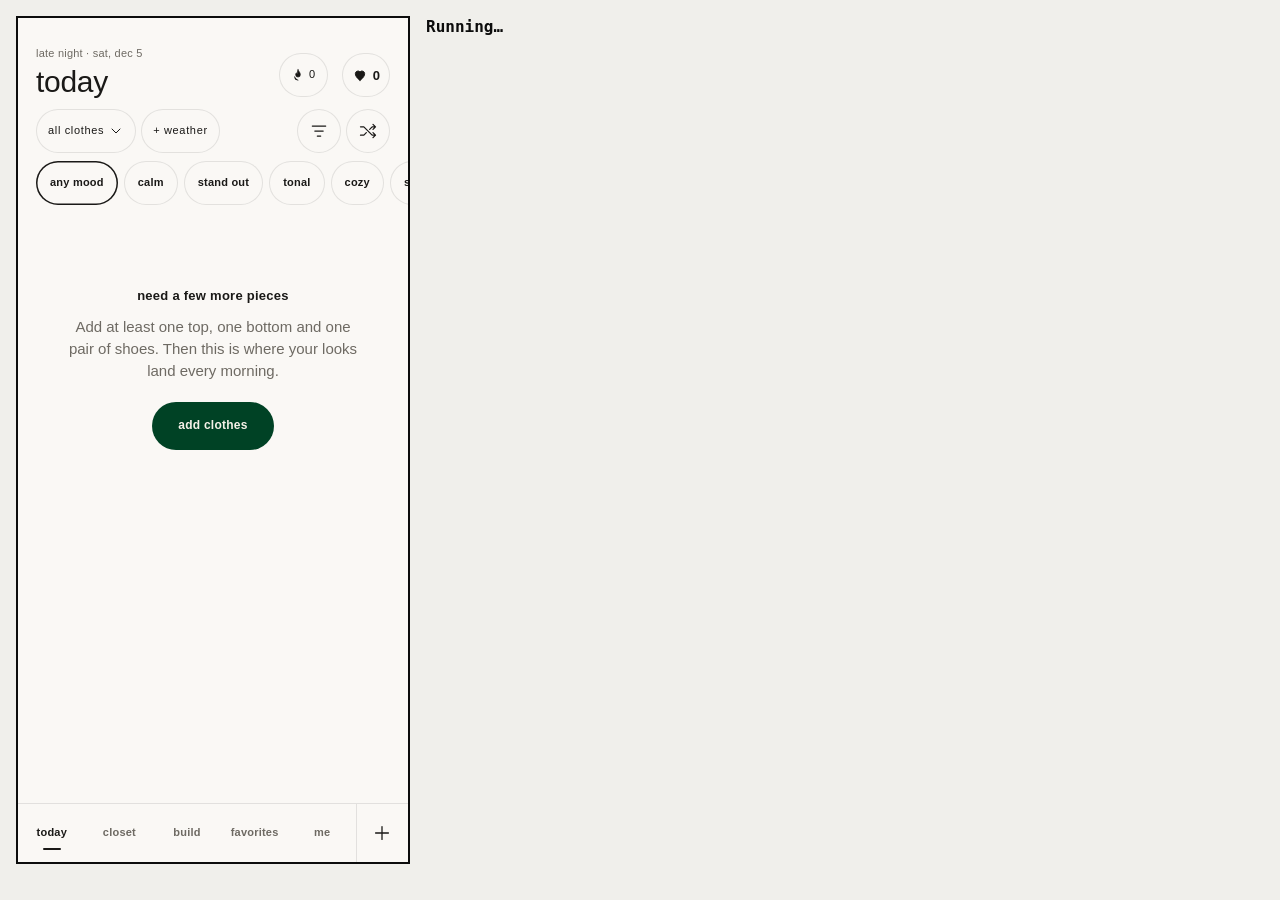
<file: selftest.html>
<!doctype html>
<meta charset="utf-8"><meta name="viewport" content="width=device-width, initial-scale=1">
<title>Already self-test</title>
<style>
  body { margin: 0; font: 14px/1.4 ui-monospace, Menlo, monospace; background: #f0efeb; color: #0c0c0c; display: flex; gap: 16px; padding: 16px; flex-wrap: wrap; }
  iframe { width: 390px; height: 844px; border: 2px solid #0c0c0c; background: #fff; flex: none; }
  ol { margin: 0; padding-left: 20px; min-width: 300px; } .ok { color: #1a7f37; } .bad { color: #c2341b; font-weight: 700; } h1 { font-size: 16px; margin: 0 0 8px; }
</style>
<!-- Taps through every screen of the real app at iPhone width (390px) and checks: nothing wider than the screen, the screen
     actually changed, sheets open, no errors. Open /selftest.html after a change; it runs on your real closet in this browser. -->
<iframe id="f" src="./"></iframe>
<div><h1 id="sum">Running…</h1><ol id="out"></ol></div>
<script type="module">
const f = document.getElementById('f'), out = document.getElementById('out'), wait = ms => new Promise(r => setTimeout(r, ms));
let fails = 0; const errors = [];
const log = (ok, msg) => { const li = document.createElement('li'); li.className = ok ? 'ok' : 'bad'; li.textContent = (ok ? '✓ ' : '✕ ') + msg; out.append(li); if (!ok) fails++; };
await new Promise(r => f.onload = r); await wait(1500);
const w = f.contentWindow, d = () => w.document;
w.addEventListener('error', e => errors.push(e.message)); w.addEventListener('unhandledrejection', e => errors.push(String(e.reason)));
const fits = where => { const sw = d().documentElement.scrollWidth; log(sw <= 390, `${where}: ${sw}px wide`); const sh = d().getElementById('sheet'); if (sh.open) log(sh.scrollWidth <= 390, `${where} sheet: ${sh.scrollWidth}px wide`); };
const skip = msg => { const li = document.createElement('li'); li.textContent = '· skipped: ' + msg; li.style.color = '#6e6a63'; out.append(li); };
// need: what this step needs from your data. Missing data is a skip, not a failure (an empty closet isn't a bug).
const tap = (sel, need) => { const el = d().querySelector(sel); if (!el) { need ? skip(`${sel} (needs ${need})`) : log(false, `missing ${sel}`); return false; } el.click(); return true; };
const close = async () => { const sh = d().getElementById('sheet'); if (sh.open) { sh.close(); await wait(300); } };
for (const [go, title] of [['today', 'Today'], ['closet', 'Closet'], ['build', 'Build'], ['outfits', 'Favorites'], ['me', 'Me']]) {
  tap(`nav [data-go="${go}"]`); await wait(900);
  const h = d().querySelector('main header h1')?.textContent; log(h === title, `${title} tab opens (got "${h}")`); fits(title);
}
tap('nav [data-go="today"]'); await wait(900);
log(!!d().querySelector('.dcard.slide, .empty'), 'Today shows its looks (or an empty state)'); { const im = [...d().querySelectorAll('.dcard img')]; log(im.every(i => i.complete && i.naturalWidth), `Today photos load (${im.filter(i => i.complete && i.naturalWidth).length}/${im.length})`); }
if (tap('[data-action="capsules"]')) { await wait(400); log(!!d().querySelector('.caprow'), 'Capsules sheet lists capsules'); fits('Capsules'); await close(); }
if (tap('[data-action="filters"]')) { await wait(400); fits('Filter'); await close(); }
tap('nav [data-go="closet"]'); await wait(900); { const im = [...d().querySelectorAll('main img')]; log(im.every(i => i.complete && i.naturalWidth), `Closet photos load (${im.filter(i => i.complete && i.naturalWidth).length}/${im.length})`); }
if (tap('.item[data-open]', 'pieces in the closet')) { await wait(500); log(!!d().querySelector('#sheet .pname'), 'A piece opens'); fits('Piece page'); await close(); }
tap('nav [data-go="build"]'); await wait(900); log(!!d().querySelector('.stage'), 'Builder shows the outfit stage'); fits('Builder');
if (tap('[data-swap]')) { await wait(500); fits('Pick list'); await close(); }
for (const t of ['Best', '3×3×3', 'Calendar', 'Week']) { tap('nav [data-go="outfits"]'); await wait(700); const b = [...d().querySelectorAll('.subnav button')].find(x => x.textContent === t); b?.click(); await wait(500); fits(`Favorites tab · ${t}`); }
// deeper flows: select mode, long-press, capsule editing, piece Adjust, pattern review, build possibilities
tap('nav [data-go="closet"]'); await wait(900);
if (tap('[data-action="selmode"]', 'pieces in the closet')) { await wait(300); tap('[data-selitem]'); await wait(300); fits('Select mode'); tap('[data-action="selmode"]'); await wait(300); }
{ const it = d().querySelector('.item[data-open]'); if (it) { it.dispatchEvent(new w.PointerEvent('pointerdown', { bubbles: true, clientX: 60, clientY: 400 })); await wait(650); it.dispatchEvent(new w.PointerEvent('pointerup', { bubbles: true })); await wait(300); log(!!d().querySelector('#sheet .quick'), 'Long-press opens quick actions'); await close(); } }
if (tap('[data-action="capsules"]')) { await wait(400); if (d().querySelector('[data-capedit]')) { tap('[data-capedit]'); await wait(400); log(!!d().querySelector('#sheet .pickgrid'), 'Capsule pieces picker opens'); fits('Capsule picker'); } await close(); }
if (tap('.item[data-open]', 'pieces in the closet')) { await wait(500); if (tap('[data-edit]', 'a piece')) { await wait(600); log(!!d().getElementById('ec'), 'Adjust photo opens'); } await close(); }
if (d().querySelector('[data-action="patreview"]')) { tap('[data-action="patreview"]'); await wait(400); log(!!d().querySelector('[data-patset]'), 'Pattern review opens'); fits('Pattern review'); await close(); }
tap('nav [data-go="build"]'); await wait(900); if (!d().querySelector('.stage .sp:not(.add)')) { tap('.starters [data-buildkey]', 'a saved or worn look'); await wait(800); }
if (tap('[data-action="possible"]', 'a look in the builder')) { await wait(1500); fits('Outfit possibilities'); await close(); }
tap('nav [data-go="me"]'); await wait(800); log(!!d().querySelector('[data-go="inspo"]'), 'Me links to Inspo'); fits('Me');
if (tap('[data-go="inspo"]')) { await wait(2500); fits('Inspo'); // the board makes thumbnails: they must never land in the closet as pieces
  const items = await new Promise(r => { const q = w.indexedDB.open('closet'); q.onsuccess = () => { const g = q.result.transaction('items').objectStore('items').getAll(); g.onsuccess = () => r(g.result); }; });
  log(items.every(i => i.cat && typeof i.color === 'string' && typeof i.name === 'string'), `every closet piece has a type, color and name (${items.filter(i => !i.cat).length} without)`); }
tap('nav [data-go="me"]'); await wait(700); if (tap('main [data-listtab="mine"]')) { await wait(600); const f = d().getElementById('wishform'); // a wish from a link alone, then removed again
  f.elements.link.value = 'example.com/shop/selftest-black-hoodie/99'; f.requestSubmit(); await wait(900);
  const row = [...d().querySelectorAll('.wish')].find(r => /selftest black hoodie/.test(r.textContent)); log(!!row, 'Wishlist adds from a link alone'); log(!!row && /black/.test(row.textContent), 'Wish type and color guessed from the name'); fits('Wishlist');
  row?.querySelector('[data-wishdel]')?.click(); await wait(500); }
log(!d().querySelector('.bootfail'), 'The app starts (no "couldn\'t load" screen)');
// The demo closet boots with real-looking data (v5.73: a boot crash only showed with pieces and logs, an empty closet hid it)
{ const f3 = Object.assign(document.createElement('iframe'), { src: './?db=demo' }); f3.style.cssText = 'width:390px;height:300px'; document.body.append(f3);
  await new Promise(r => f3.onload = r); await wait(4000); const d3 = f3.contentWindow.document;
  log(!d3.querySelector('.bootfail') && !!d3.querySelector('.dcard'), 'Demo closet starts and Today shows looks'); f3.remove(); await wait(300); }
// Restore / sync on a throwaway closet (?db=selftest): a backup from "another device" lands, and your real closet is never touched
{ const f2 = Object.assign(document.createElement('iframe'), { src: './?db=selftest' }); f2.style.cssText = 'width:390px;height:300px'; document.body.append(f2);
  await new Promise(r => f2.onload = r); await wait(1800); const w2 = f2.contentWindow, d2 = w2.document;
  const png = '[data-uri]';
  const backup = { app: 'closet', v: 3, items: [{ id: 'st-1', name: 'Selftest tee', cat: 'Tops', kind: 't-shirt', color: '#f2f2f0', fit: 1, img: png, updatedAt: Date.now() }], wish: [{ id: 'st-w', name: 'Selftest wish', got: false, at: 1, updatedAt: Date.now() }] };
  const dt = new w2.DataTransfer(); dt.items.add(new w2.File([JSON.stringify(backup)], 'closet-backup-selftest.json', { type: 'application/json' }));
  const oc = w2.HTMLInputElement.prototype.click; w2.HTMLInputElement.prototype.click = function () { if (this.accept.includes('json')) { Object.defineProperty(this, 'files', { value: dt.files }); this.onchange(); } else oc.call(this); };
  d2.querySelector('nav [data-go="closet"]')?.click(); await wait(700); const btn = d2.querySelector('[data-action="import"]');
  if (btn) { btn.click(); await wait(5000);
    const count = store => new Promise(r => { const q = indexedDB.open('closet-selftest'); q.onsuccess = () => { const db = q.result, g = db.transaction(store).objectStore(store).count(); g.onsuccess = () => { r(g.result); db.close(); }; }; q.onerror = () => r(-1); });
    const n = await count('items'), nw = await count('wish'); log(n === 1 && nw === 1, `Restore brings in a backup (${n} piece, ${nw} wish, in a throwaway closet)`); }
  else log(false, 'Restore button missing on an empty closet');
  f2.remove(); await wait(300); indexedDB.deleteDatabase('closet-selftest'); }
log(!errors.length, errors.length ? `errors: ${errors.join(' | ')}` : 'no errors');
document.getElementById('sum').textContent = fails ? `${fails} problem${fails > 1 ? 's' : ''}` : 'All good';
document.title = fails ? `✕ ${fails}` : '✓ all good';
</script>
</file>
